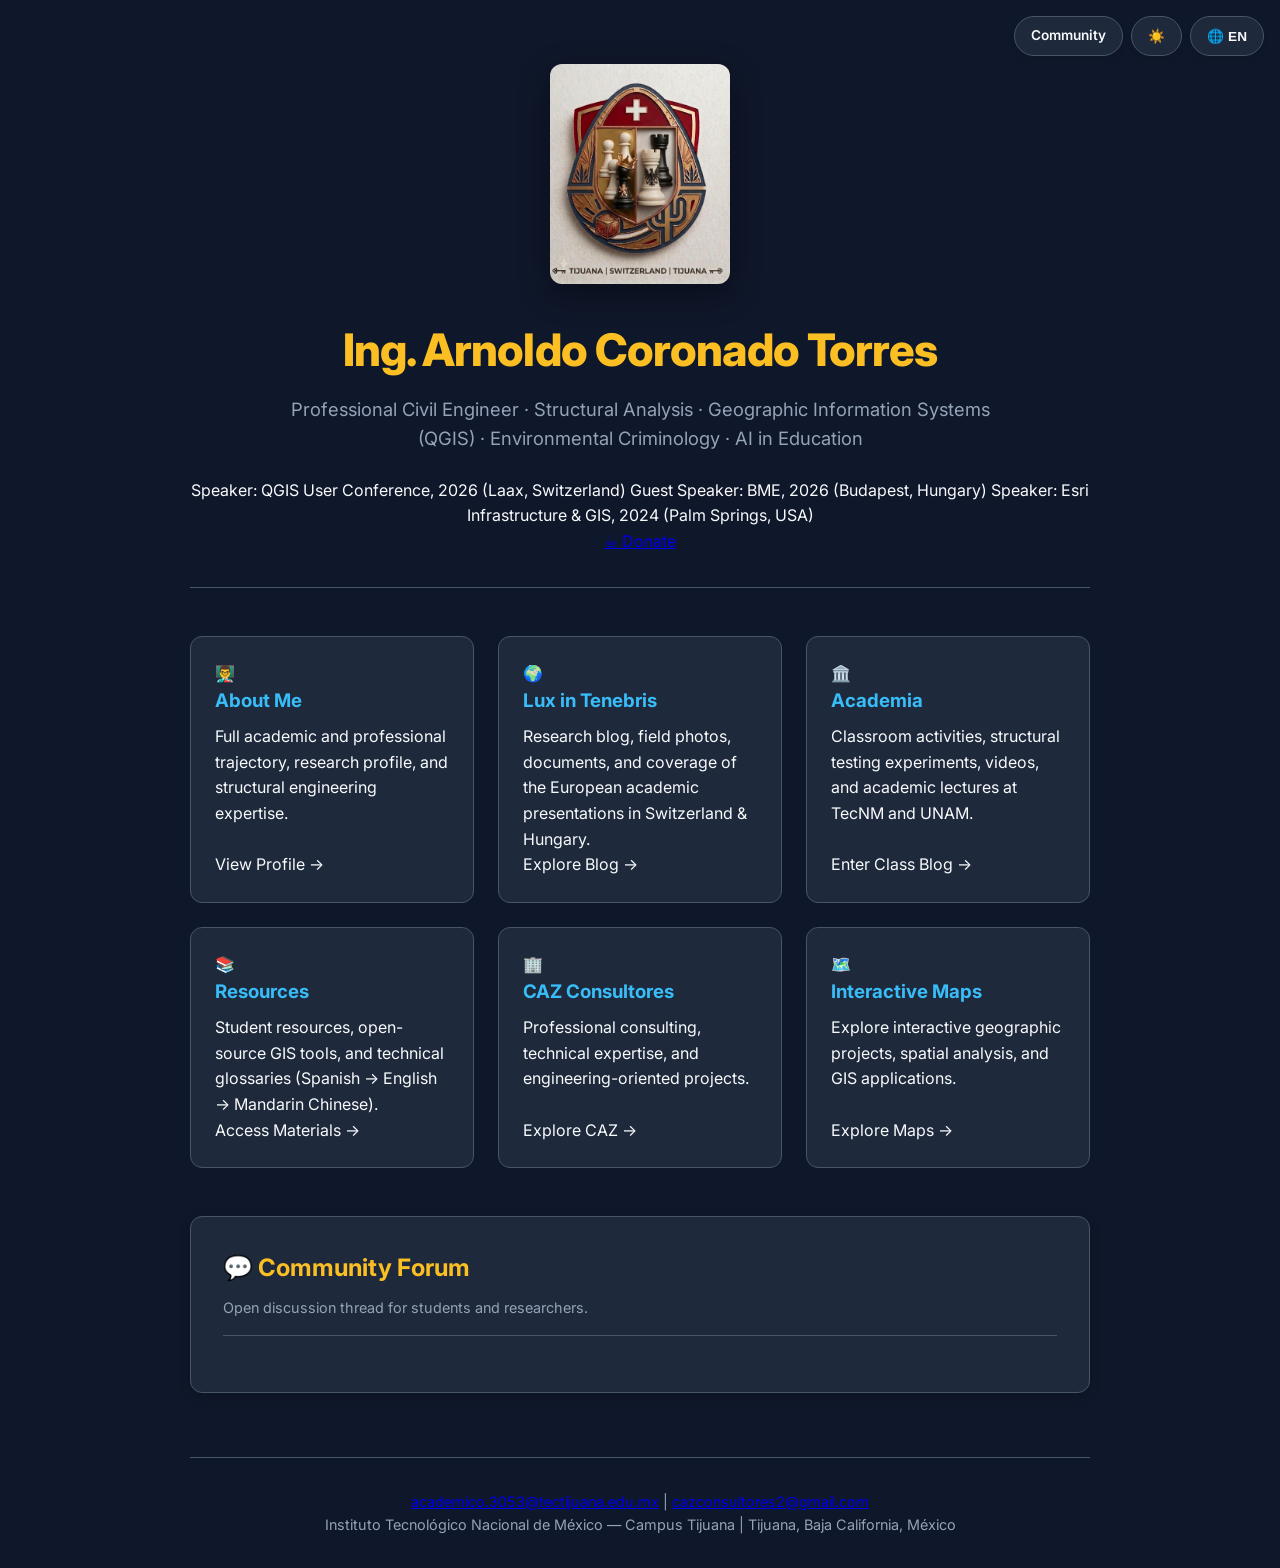
<file: index.html>
<!DOCTYPE html>
<html lang="en">
<head>
    <meta charset="UTF-8">
    <meta name="viewport" content="width=device-width, initial-scale=1.0">
    <title>Ing. Arnoldo Coronado Torres | Official Site</title>
    <meta name="description" content="Official website of Eng. Arnoldo Coronado Torres. Civil Engineering, Structural Analysis, GIS, Environmental Criminology, and AI in Education.">
    
    <link rel="preconnect" href="https://fonts.googleapis.com">
    <link rel="preconnect" href="https://fonts.gstatic.com" crossorigin>
    <link href="https://fonts.googleapis.com/css2?family=Fira+Code:wght@400;600&family=Inter:wght@300;400;600;700;800&display=swap" rel="stylesheet">

    <link rel="stylesheet" href="style.css">
</head>
<body>

<div class="controls-bar">
    <a href="comunidad.html" class="control-btn" style="text-decoration: none; display: inline-flex; align-items: center; justify-content: center;">
        <span class="lang-en">Community</span><span class="lang-es">Comunidad</span><span class="lang-zh">社区</span>
    </a>

    <button class="control-btn" id="themeToggle" onclick="toggleTheme()" style="display: inline-flex; align-items: center; justify-content: center;">
        ☀️
    </button>

    <button class="control-btn" id="langToggle" onclick="toggleLang()" style="display: inline-flex; align-items: center; justify-content: center;">
        🌐 EN
    </button>
</div>

<div class="container">

    <header class="blog-header">
        <img src="assets/uff.jpg" alt="Emblem Tijuana Switzerland" class="header-emblem" onerror="this.style.display='none'">
        
        <h1 class="blog-title">Ing. Arnoldo Coronado Torres</h1>
        
        <p class="blog-subtitle lang-en">Professional Civil Engineer · Structural Analysis · Geographic Information Systems (QGIS) · Environmental Criminology · AI in Education</p>
        <p class="blog-subtitle lang-es">Ingeniero Civil · Análisis Estructural · Sistemas de Información Geográfica (QGIS) · Criminología Ambiental · IA en la Educación</p>
        <p class="blog-subtitle lang-zh">土木工程师 · 结构分析 · 地理信息系统 (QGIS) · 环境犯罪学 · 教育人工智能</p>

        <div class="badge-container" style="margin-top: 1.5rem;">
            <span class="badge highlight">Speaker: QGIS User Conference, 2026 (Laax, Switzerland)</span>
            <span class="badge highlight">Guest Speaker: BME, 2026 (Budapest, Hungary)</span>
            <span class="badge">Speaker: Esri Infrastructure & GIS, 2024 (Palm Springs, USA)</span>
        </div>
    </header>

    <main>
        <div class="nav-grid">
            
            <a href="sameri.html" class="nav-card">
                <div>
                    <div class="nav-card-icon">👨‍🏫</div>
                    <h3>
                        <span class="lang-en">About Me</span>
                        <span class="lang-es">Sobre Mí</span>
                        <span class="lang-zh">关于我</span>
                    </h3>
                    <p class="lang-en">Full academic and professional trajectory, research profile, and structural engineering expertise.</p>
                    <p class="lang-es">Trayectoria académica y profesional completa, perfil de investigación e ingeniería estructural.</p>
                    <p class="lang-zh">完整的学术与职业履历、研究方向及结构工程专业特长。</p>
                </div>
                <span class="nav-card-btn lang-en">View Profile &rarr;</span>
                <span class="nav-card-btn lang-es">Ver Perfil &rarr;</span>
                <span class="nav-card-btn lang-zh">查看个人资料 &rarr;</span>
            </a>

            <a href="lux-in-tenebris.html" class="nav-card">
                <div>
                    <div class="nav-card-icon">🌍</div>
                    <h3>Lux in Tenebris</h3>
                    <p class="lang-en">Research blog, field photos, documents, and coverage of the European academic presentations in Switzerland & Hungary.</p>
                    <p class="lang-es">Blog de investigación, fotos de campo, documentos y cobertura del viaje académico a Suiza y Hungría.</p>
                    <p class="lang-zh">研究博客、田野照片、文档以及瑞士和匈牙利欧洲学术演讲的记录。</p>
                </div>
                <span class="nav-card-btn lang-en">Explore Blog &rarr;</span>
                <span class="nav-card-btn lang-es">Explorar Blog &rarr;</span>
                <span class="nav-card-btn lang-zh">探索博客 &rarr;</span>
            </a>

            <a href="academia.html" class="nav-card">
                <div>
                    <div class="nav-card-icon">🏛️</div>
                    <h3>
                        <span class="lang-en">Academia</span>
                        <span class="lang-es">Academia</span>
                        <span class="lang-zh">学术研究</span>
                    </h3>
                    <p class="lang-en">Classroom activities, structural testing experiments, videos, and academic lectures at TecNM and UNAM.</p>
                    <p class="lang-es">Actividades de clase, pruebas de carga de materiales, videos y ponencias académicas en TecNM y UNAM.</p>
                    <p class="lang-zh">课堂活动、材料结构加载测试实验、视频以及在 TecNM 和 UNAM 的学术讲座。</p>
                </div>
                <span class="nav-card-btn lang-en">Enter Class Blog &rarr;</span>
                <span class="nav-card-btn lang-es">Entrar al Blog &rarr;</span>
                <span class="nav-card-btn lang-zh">进入课程博客 &rarr;</span>
            </a>

            <a href="resources.html" class="nav-card">
                <div>
                    <div class="nav-card-icon">📚</div>
                    <h3>
                        <span class="lang-en">Resources</span>
                        <span class="lang-es">Recursos</span>
                        <span class="lang-zh">学习资源</span>
                    </h3>
                    <p class="lang-en">Student resources, open-source GIS tools, and technical glossaries (Spanish &rarr; English &rarr; Mandarin Chinese).</p>
                    <p class="lang-es">Recursos para alumnos, software libre SIG y vocabularios técnicos (Español &rarr; Inglés &rarr; Chino).</p>
                    <p class="lang-zh">学生资源、开源 GIS 工具及技术术语表（西班牙语 &rarr; 英语 &rarr; 中文）。</p>
                </div>
                <span class="nav-card-btn lang-en">Access Materials &rarr;</span>
                <span class="nav-card-btn lang-es">Ver Recursos &rarr;</span>
                <span class="nav-card-btn lang-zh">获取资源 &rarr;</span>
            </a>

            <!-- 5. CAZ Consultores -->
            <a href="CAZ/index.html" class="nav-card">
                <div>
                    <div class="nav-card-icon">🏢</div>
                    <h3>CAZ Consultores</h3>
                    <p class="lang-en">Professional consulting, technical expertise, and engineering-oriented projects.</p>
                    <p class="lang-es">Consultoría profesional, experiencia técnica y proyectos orientados a la ingeniería.</p>
                    <p class="lang-zh">专业咨询、技术服务及工程相关项目。</p>
                </div>
                <span class="nav-card-btn lang-en">Explore CAZ &rarr;</span>
                <span class="nav-card-btn lang-es">Conocer CAZ &rarr;</span>
                <span class="nav-card-btn lang-zh">了解 CAZ &rarr;</span>
            </a>

            <!-- 6. Interactive Maps -->
            <a href="mapas/qgis2web/index.html" class="nav-card">
                <div>
                    <div class="nav-card-icon">🗺️</div>
                    <h3>
                        <span class="lang-en">Interactive Maps</span>
                        <span class="lang-es">Mapas Interactivos</span>
                        <span class="lang-zh">交互式地图</span>
                    </h3>
                    <p class="lang-en">Explore interactive geographic projects, spatial analysis, and GIS applications.</p>
                    <p class="lang-es">Explora proyectos geográficos interactivos, análisis espacial y aplicaciones SIG.</p>
                    <p class="lang-zh">探索交互式地理项目、空间分析及地理信息系统应用。</p>
                </div>
                <span class="nav-card-btn lang-en">Explore Maps &rarr;</span>
                <span class="nav-card-btn lang-es">Explorar Mapas &rarr;</span>
                <span class="nav-card-btn lang-zh">探索地图 &rarr;</span>
            </a>

        </div>

        <section class="forum-section" style="margin-top: 3rem;">
            <h2 class="forum-header">
                <span class="lang-en">💬 Community Forum</span>
                <span class="lang-es">💬 Foro de Discusión</span>
                <span class="lang-zh">💬 社区论坛</span>
            </h2>
            <p class="forum-sub">
                <span class="lang-en">Open discussion thread for students and researchers.</span>
                <span class="lang-es">Espacio de comentarios y debate para alumnos e investigadores.</span>
                <span class="lang-zh">面向学生和研究人员的开放讨论区。</span>
            </p>
            
            <div id="utterances-container"></div>
        </section>
    </main>

    <footer>
        <div class="footer-links">
            <a href="mailto:academico.3053@tectijuana.edu.mx">academico.3053@tectijuana.edu.mx</a>
            <span>|</span>
            <a href="mailto:cazconsultores2@gmail.com">cazconsultores2@gmail.com</a>
        </div>
        <p>Instituto Tecnológico Nacional de México — Campus Tijuana | Tijuana, Baja California, México</p>
    </footer>

</div>

<script src="script.js"></script>
<script src="forum.js"></script>
</body>
</html>
</file>
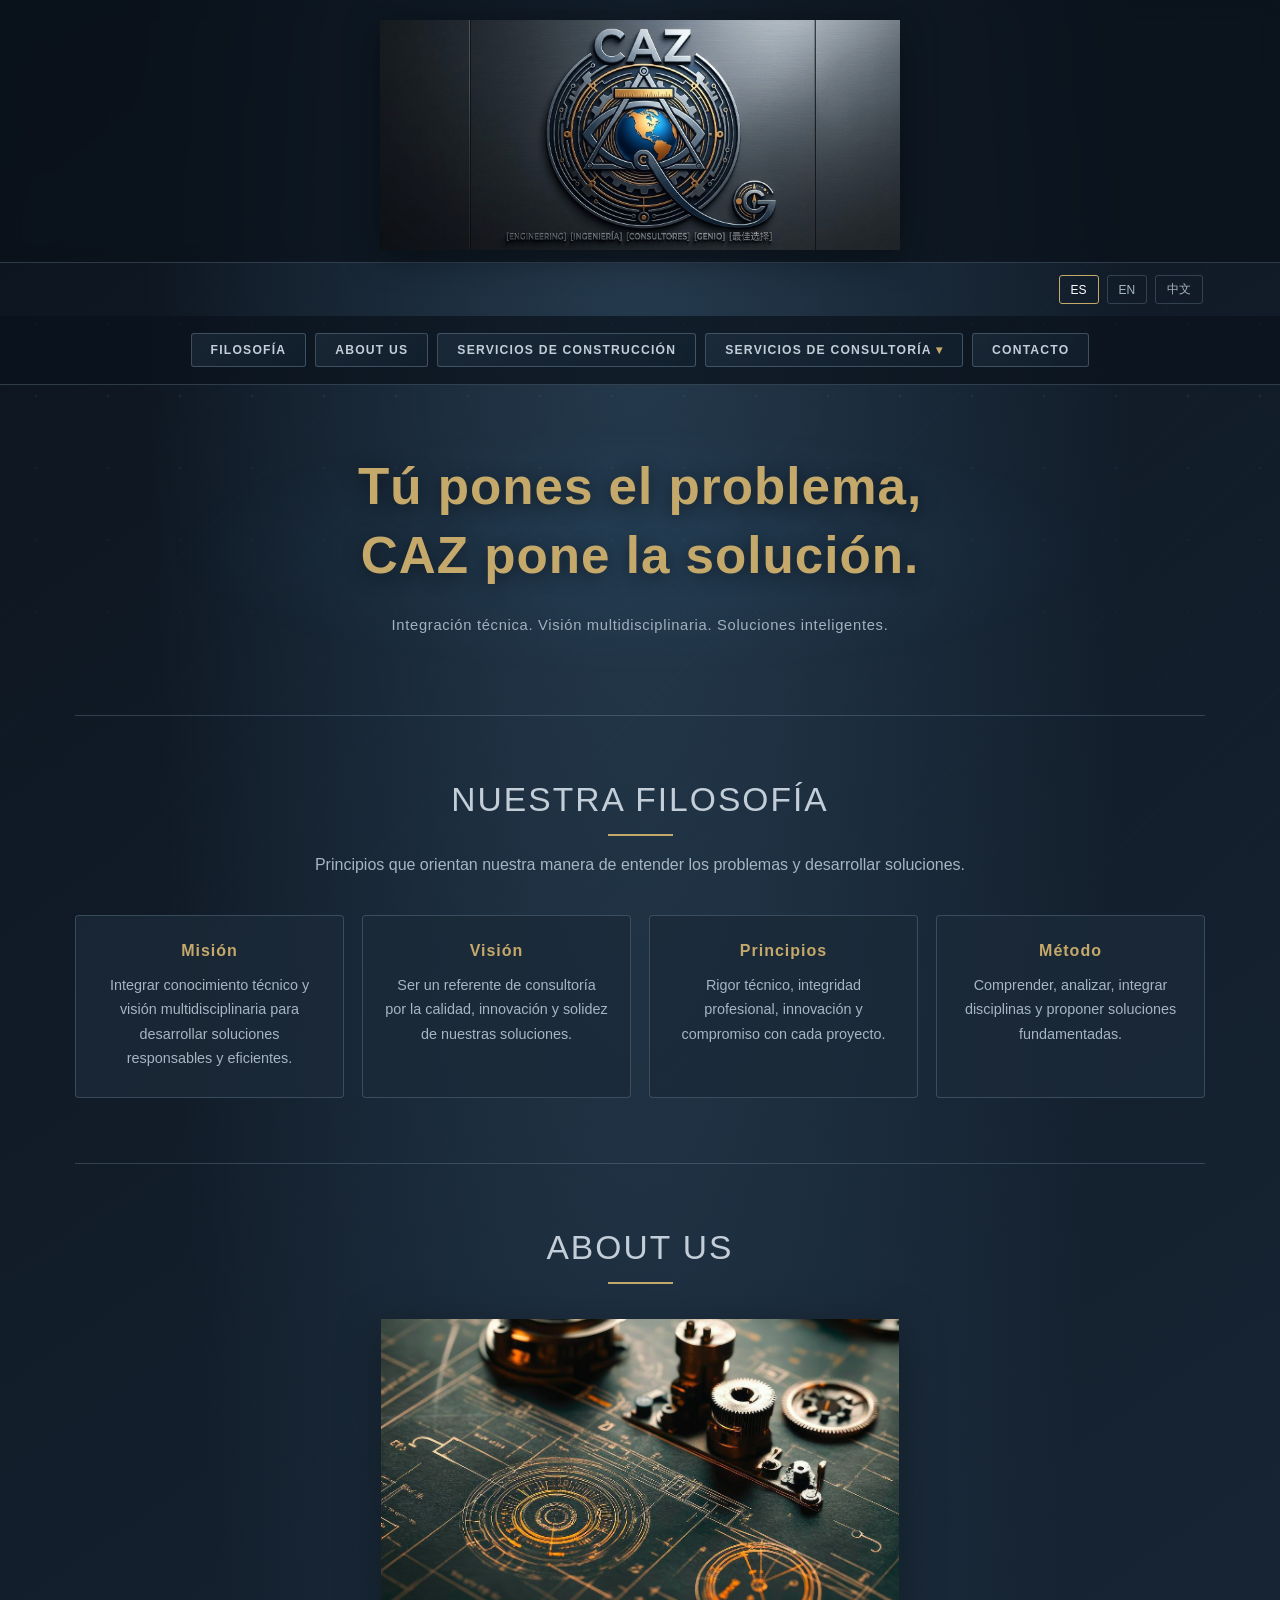
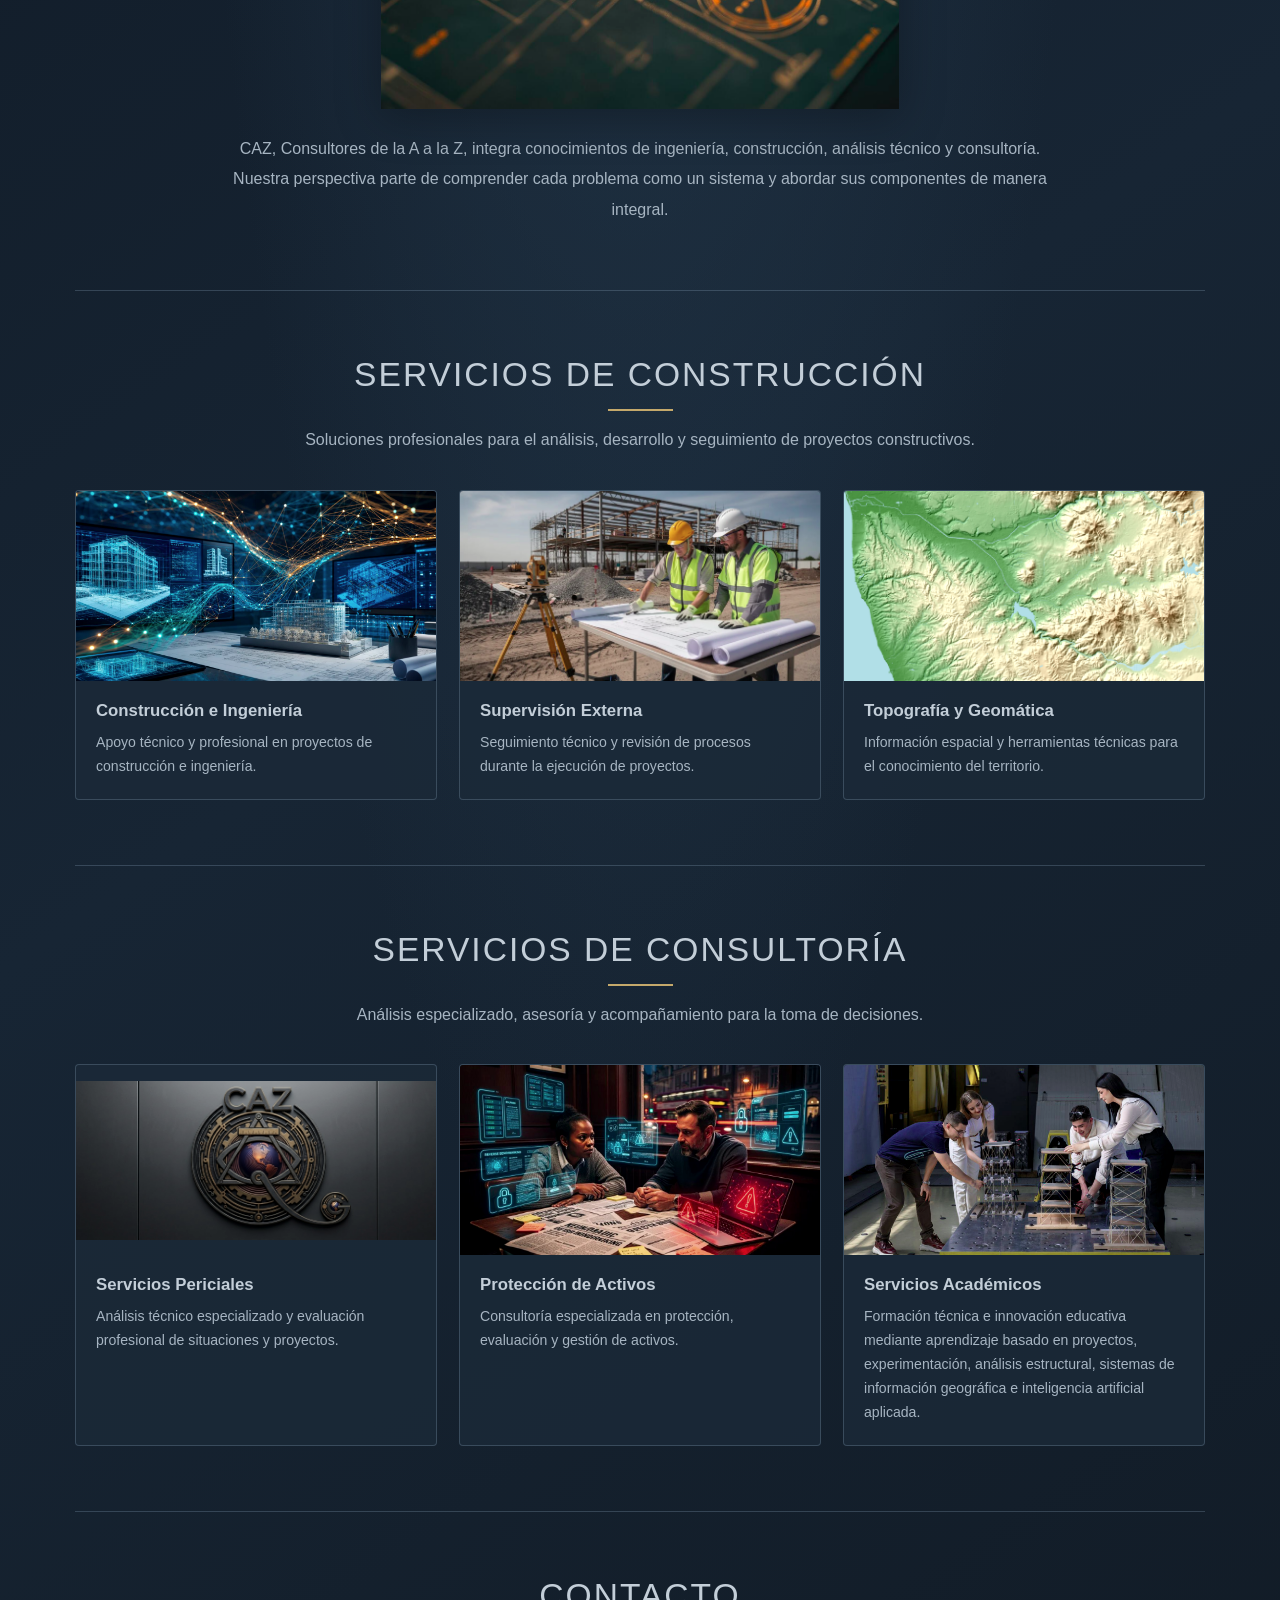
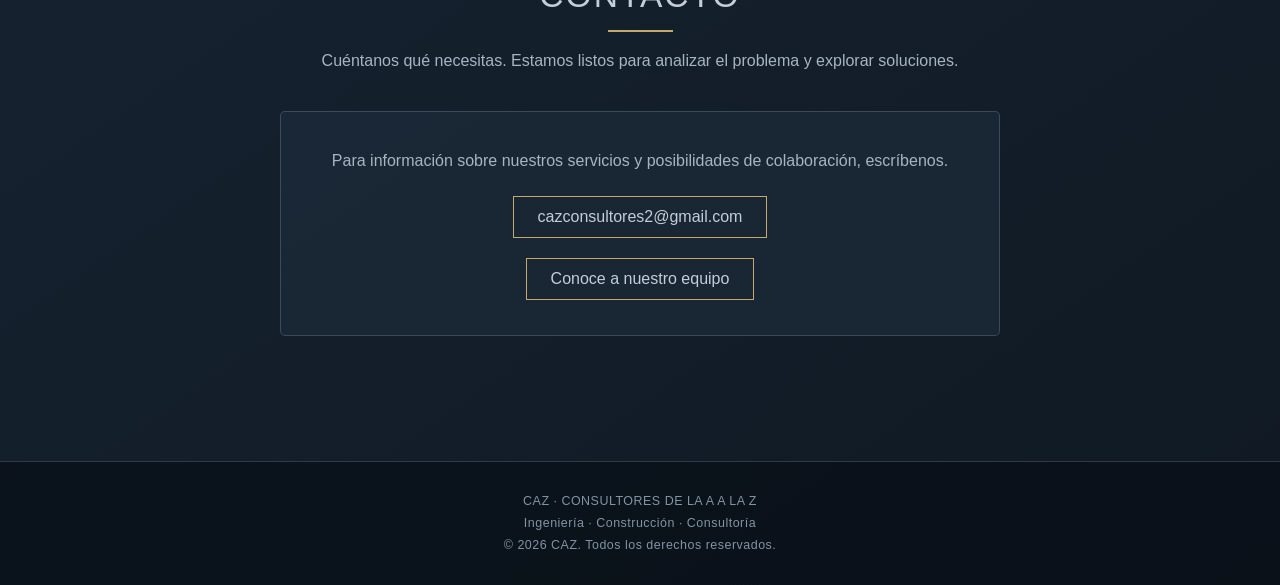
<file: CAZ/index.html>
<!DOCTYPE html>
<html lang="es">
<head>
<meta charset="UTF-8">
<meta name="viewport" content="width=device-width, initial-scale=1.0">
<meta name="theme-color" content="#101923">

<title>CAZ | Consultores de la A a la Z</title>

<meta name="description" content="CAZ Consultores. Ingeniería, construcción y consultoría multidisciplinaria.">

<style>
:root {
    --bg: #101923;
    --bg2: #172432;
    --panel: rgba(27, 42, 57, .82);
    --silver: #c3ced8;
    --steel: #8299ad;
    --blue: #397ba5;
    --gold: #c5a96b;
    --text: #e6edf3;
    --muted: #a7b5c2;
    --line: rgba(151, 180, 203, .25);
}

* {
    box-sizing: border-box;
    margin: 0;
    padding: 0;
}

html {
    scroll-behavior: smooth;
}

body {
    min-height: 100vh;
    color: var(--text);
    font-family: "Segoe UI", Arial, sans-serif;
    background:
        radial-gradient(ellipse at 50% 0%, #263c50 0%, transparent 55%),
        linear-gradient(145deg, #0c141e, #172534 55%, #101923);
    overflow-x: hidden;
}

/* CAPA TECNOLÓGICA: circuitos y conexiones */

body::before {
    content: "";
    position: fixed;
    inset: 0;
    z-index: -1;
    pointer-events: none;
    opacity: .18;
    background-image:
        radial-gradient(circle, #80a9c8 1px, transparent 1.8px),
        linear-gradient(90deg, transparent 49.8%, #52718b 50%, transparent 50.2%),
        linear-gradient(0deg, transparent 49.8%, #52718b 50%, transparent 50.2%);
    background-size: 72px 72px, 110px 110px, 110px 110px;
    mask-image: linear-gradient(to bottom, black, transparent 85%);
}

body::after {
    content: "";
    position: fixed;
    inset: 0;
    z-index: -1;
    pointer-events: none;
    opacity: .12;
    background:
        repeating-linear-gradient(
            135deg,
            transparent 0,
            transparent 85px,
            rgba(105, 155, 190, .22) 86px,
            transparent 87px
        );
}

/* ENCABEZADO */

header {
    width: 100%;
    padding: 20px 5% 12px;
    text-align: center;
    border-bottom: 1px solid var(--line);
    background: rgba(9, 17, 26, .68);
    backdrop-filter: blur(10px);
}

.brand-banner {
    max-width: 760px;
    width: 90%;
    margin: auto;
    position: relative;
}

.brand-banner img {
    display: block;
    width: 100%;
    max-height: 230px;
    object-fit: contain;
    margin: auto;
    filter: drop-shadow(0 5px 18px rgba(0, 0, 0, .45));
}

/* NAVEGACIÓN */

nav {
    display: flex;
    justify-content: center;
    align-items: center;
    flex-wrap: wrap;
    gap: 9px;
    padding: 17px 12px;
    background: rgba(10, 19, 29, .72);
    border-bottom: 1px solid var(--line);
    position: relative;
    z-index: 10;
}

nav a,
.dropdown summary {
    display: inline-block;
    padding: 9px 19px;
    color: var(--silver);
    text-decoration: none;
    font-size: .76rem;
    font-weight: 600;
    letter-spacing: 1.2px;
    text-transform: uppercase;
    border: 1px solid rgba(143, 168, 190, .34);
    border-radius: 3px;
    background: linear-gradient(135deg,
        rgba(65, 91, 115, .23),
        rgba(20, 34, 48, .65));
    transition: .25s ease;
    cursor: pointer;
}

nav a:hover,
.dropdown summary:hover {
    color: white;
    border-color: var(--gold);
    background: rgba(70, 112, 146, .35);
    box-shadow: 0 0 12px rgba(91, 153, 196, .18);
}

.dropdown {
    position: relative;
}

.dropdown summary {
    list-style: none;
}

.dropdown summary::-webkit-details-marker {
    display: none;
}

.dropdown summary::after {
    content: " ▾";
    color: var(--gold);
}

.dropdown[open] .submenu {
    display: flex;
}

.submenu {
    display: none;
    position: absolute;
    top: calc(100% + 7px);
    left: 0;
    min-width: 230px;
    padding: 8px;
    flex-direction: column;
    gap: 6px;
    background: #172636;
    border: 1px solid var(--line);
    border-radius: 4px;
    box-shadow: 0 12px 30px rgba(0, 0, 0, .45);
}

.submenu a {
    text-align: left;
    text-transform: none;
    letter-spacing: .5px;
}

/* IDIOMAS */

.language-bar {
    display: flex;
    justify-content: flex-end;
    gap: 8px;
    padding: 12px 6%;
}

.language-bar button {
    background: transparent;
    border: 1px solid var(--line);
    border-radius: 3px;
    padding: 5px 11px;
    color: var(--muted);
    cursor: pointer;
    font-size: .75rem;
}

.language-bar button.active,
.language-bar button:hover {
    color: white;
    border-color: var(--gold);
}

/* CONTENIDO PRINCIPAL */

main {
    max-width: 1180px;
    margin: auto;
    padding: 0 25px 60px;
}

.hero {
    min-height: 330px;
    display: flex;
    flex-direction: column;
    justify-content: center;
    align-items: center;
    text-align: center;
    padding: 55px 15px 65px;
    position: relative;
}

.hero::before {
    content: "";
    position: absolute;
    inset: 12% 8%;
    background:
        radial-gradient(ellipse,
        rgba(48, 100, 140, .16),
        transparent 70%);
    pointer-events: none;
}

.hero h1 {
    position: relative;
    font-size: clamp(1.8rem, 4vw, 3.4rem);
    font-weight: 300;
    letter-spacing: 1px;
    line-height: 1.35;
    text-shadow: 0 3px 18px rgba(0, 0, 0, .5);
}

.hero h1 span {
    display: block;
    color: var(--gold);
    font-weight: 600;
}

.hero .subtitle {
    margin-top: 22px;
    max-width: 650px;
    color: var(--muted);
    font-size: .92rem;
    line-height: 1.8;
    letter-spacing: .7px;
}

/* SECCIONES */

section.content-section {
    padding: 65px 0;
    scroll-margin-top: 30px;
    border-top: 1px solid var(--line);
}

.section-heading {
    text-align: center;
    margin-bottom: 35px;
}

.section-heading h2 {
    color: var(--silver);
    font-size: clamp(1.5rem, 3vw, 2.1rem);
    font-weight: 400;
    letter-spacing: 2px;
    text-transform: uppercase;
}

.section-heading .accent {
    width: 65px;
    height: 2px;
    margin: 15px auto;
    background: var(--gold);
}

.section-heading p {
    color: var(--muted);
    max-width: 720px;
    margin: auto;
    line-height: 1.8;
}

.about-image {
    width: 100%;
    max-height: 390px;
    object-fit: contain;
    display: block;
    margin: 25px auto;
    border-radius: 5px;
    filter: drop-shadow(0 8px 22px rgba(0,0,0,.3));
}

.section-text {
    max-width: 850px;
    margin: auto;
    text-align: center;
    line-height: 1.9;
    color: var(--muted);
}

/* FILOSOFÍA */

.philosophy-grid {
    display: grid;
    grid-template-columns: repeat(auto-fit, minmax(210px, 1fr));
    gap: 18px;
    margin-top: 30px;
}

.info-card {
    background: var(--panel);
    border: 1px solid var(--line);
    padding: 26px 22px;
    border-radius: 4px;
    text-align: center;
    transition: .25s;
}

.info-card:hover {
    transform: translateY(-4px);
    border-color: var(--steel);
    background: rgba(43, 65, 85, .85);
}

.info-card h3 {
    color: var(--gold);
    font-size: 1rem;
    margin-bottom: 13px;
    letter-spacing: 1px;
}

.info-card p {
    color: var(--muted);
    font-size: .9rem;
    line-height: 1.7;
}

/* SERVICIOS */

.services-grid {
    display: grid;
    grid-template-columns: repeat(auto-fit, minmax(240px, 1fr));
    gap: 22px;
}

.service-card {
    overflow: hidden;
    background: var(--panel);
    border: 1px solid var(--line);
    border-radius: 4px;
    transition: .25s;
}

.service-card:hover {
    transform: translateY(-4px);
    border-color: var(--gold);
}

.service-card img {
    width: 100%;
    height: 190px;
    object-fit: cover;
    display: block;
    filter: saturate(.75) contrast(1.05);
}

.service-card img.pericial-image {
    width: 100%;
    height: 190px;
    object-fit: contain;
    display: block;
} 

.service-card .card-content {
    padding: 20px;
}

.service-card h3 {
    color: var(--silver);
    font-size: 1.05rem;
    margin-bottom: 10px;
}

.service-card p {
    color: var(--muted);
    font-size: .88rem;
    line-height: 1.7;
}

/* ASSET PROTECTION */

.asset-section {
    background:
        linear-gradient(110deg,
        rgba(56, 20, 27, .45),
        rgba(18, 25, 36, .85));
    border: 1px solid rgba(160, 76, 82, .3);
    padding: 30px;
    border-radius: 5px;
    margin-top: 35px;
}

.asset-section h3 {
    color: #d5a0a0;
    letter-spacing: 1.5px;
    margin-bottom: 14px;
}

/* CONTACTO */

.contact-panel {
    max-width: 720px;
    margin: auto;
    padding: 35px;
    text-align: center;
    background: var(--panel);
    border: 1px solid var(--line);
    border-radius: 5px;
}

.contact-panel p {
    color: var(--muted);
    line-height: 1.8;
}

.contact-email {
    display: inline-block;
    margin-top: 20px;
    padding: 11px 24px;
    border: 1px solid var(--gold);
    color: var(--silver);
    text-decoration: none;
    transition: .2s;
}

.contact-email:hover {
    background: rgba(197, 169, 107, .15);
    color: white;
}

/* PIE DE PÁGINA */

footer {
    text-align: center;
    padding: 28px 15px;
    border-top: 1px solid var(--line);
    background: rgba(8, 15, 23, .75);
    color: #8294a5;
    font-size: .78rem;
    line-height: 1.8;
    letter-spacing: .5px;
}

@media (max-width: 650px) {
    header {
        padding: 15px 3%;
    }

    .brand-banner img {
        max-height: 155px;
    }

    nav {
        gap: 6px;
    }

    nav a,
    .dropdown summary {
        padding: 8px 10px;
        font-size: .67rem;
    }

    .hero {
        min-height: 290px;
        padding: 45px 8px;
    }

    main {
        padding-left: 16px;
        padding-right: 16px;
    }

    .asset-section {
        padding: 20px;
    }

    .contact-panel {
        padding: 25px 16px;
    }
}
</style>
</head>

<body>

<!-- BANNER PRINCIPAL -->
<header>
    <div class="brand-banner">
        <img src="assets/logobasico.jpeg"
             alt="CAZ Consultores de la A a la Z">
    </div>
</header>

<!-- SELECTOR DE IDIOMA -->
<div class="language-bar">
    <button class="active" onclick="setLanguage('es')">ES</button>
    <button onclick="setLanguage('en')">EN</button>
    <button onclick="setLanguage('zh')">中文</button>
</div>

<!-- NAVEGACIÓN -->
<nav>
    <a href="#filosofia" data-i18n="nav_philosophy">Filosofía</a>
    <a href="#about" data-i18n="nav_about">About Us</a>
    <a href="#construccion" data-i18n="nav_construction">Servicios de Construcción</a>

    <details class="dropdown">
        <summary data-i18n="nav_consulting">Servicios de Consultoría</summary>
        <div class="submenu">
            <a href="#consultoria" data-i18n="nav_technical">Consultoría Técnica</a>
            <a href="#peritajes" data-i18n="nav_expert">Servicios Periciales</a>
            <a href="#asset" data-i18n="nav_asset">Asset Protection</a>
        </div>
    </details>

    <a href="#contacto" data-i18n="nav_contact">Contacto</a>
</nav>

<main>

<!-- MENSAJE CENTRAL -->
<div class="hero">
    <h1>
        <span data-i18n="hero_first">Tú pones el problema,</span>
        <span data-i18n="hero_second">CAZ pone la solución.</span>
    </h1>

    <p class="subtitle" data-i18n="hero_subtitle">
        Integración técnica. Visión multidisciplinaria.
        Soluciones inteligentes.
    </p>
</div>

<!-- FILOSOFÍA -->
<section class="content-section" id="filosofia">

    <div class="section-heading">
        <h2 data-i18n="philosophy_title">Nuestra Filosofía</h2>
        <div class="accent"></div>
        <p data-i18n="philosophy_intro">
            Principios que orientan nuestra manera de entender
            los problemas y desarrollar soluciones.
        </p>
    </div>

    <div class="philosophy-grid">

        <article class="info-card">
            <h3 data-i18n="mission_title">Misión</h3>
            <p data-i18n="mission_text">
                Integrar conocimiento técnico y visión multidisciplinaria
                para desarrollar soluciones responsables y eficientes.
            </p>
        </article>

        <article class="info-card">
            <h3 data-i18n="vision_title">Visión</h3>
            <p data-i18n="vision_text">
                Ser un referente de consultoría por la calidad,
                innovación y solidez de nuestras soluciones.
            </p>
        </article>

        <article class="info-card">
            <h3 data-i18n="principles_title">Principios</h3>
            <p data-i18n="principles_text">
                Rigor técnico, integridad profesional,
                innovación y compromiso con cada proyecto.
            </p>
        </article>

        <article class="info-card">
            <h3 data-i18n="method_title">Método</h3>
            <p data-i18n="method_text">
                Comprender, analizar, integrar disciplinas
                y proponer soluciones fundamentadas.
            </p>
        </article>

    </div>
</section>

<!-- ABOUT US -->
<section class="content-section" id="about">

    <div class="section-heading">
        <h2 data-i18n="about_title">About Us</h2>
        <div class="accent"></div>
    </div>

    <img class="about-image"
         src="assets/landing%20page.png"
         alt="Identidad técnica y visión de CAZ">

    <div class="section-text">
        <p data-i18n="about_text">
            CAZ, Consultores de la A a la Z, integra conocimientos
            de ingeniería, construcción, análisis técnico y consultoría.
            Nuestra perspectiva parte de comprender cada problema
            como un sistema y abordar sus componentes de manera integral.
        </p>
    </div>
</section>

<!-- CONSTRUCCIÓN -->
<section class="content-section" id="construccion">

    <div class="section-heading">
        <h2 data-i18n="construction_title">Servicios de Construcción</h2>
        <div class="accent"></div>
        <p data-i18n="construction_intro">
            Soluciones profesionales para el análisis,
            desarrollo y seguimiento de proyectos constructivos.
        </p>
    </div>

    <div class="services-grid">

        <article class="service-card">
            <img src="assets/servicios%20construccion.png"
                 alt="Servicios de construcción">
            <div class="card-content">
                <h3 data-i18n="construction_service">
                    Construcción e Ingeniería
                </h3>
                <p data-i18n="construction_description">
                    Apoyo técnico y profesional en proyectos
                    de construcción e ingeniería.
                </p>
            </div>
        </article>

        <article class="service-card">
            <img src="assets/supervicion%20externa.png"
                 alt="Supervisión externa">
            <div class="card-content">
                <h3 data-i18n="supervision_title">
                    Supervisión Externa
                </h3>
                <p data-i18n="supervision_description">
                    Seguimiento técnico y revisión de procesos
                    durante la ejecución de proyectos.
                </p>
            </div>
        </article>

        <article class="service-card" onclick="window.location.href='../mapas/qgis2web/index.html'" style="cursor:pointer;">
            <img src="assets/topo.png"
                 alt="Topografía y geomática">
            <div class="card-content">
                <h3 data-i18n="survey_title">
                    Topografía y Geomática
                </h3>
                <p data-i18n="survey_description">
                    Información espacial y herramientas
                    técnicas para el conocimiento del territorio.
                </p>
            </div>
        </article>

    </div>
</section>

<!-- CONSULTORÍA -->
<section class="content-section" id="consultoria">

    <div class="section-heading">
        <h2 data-i18n="consulting_title">Servicios de Consultoría</h2>
        <div class="accent"></div>
        <p data-i18n="consulting_intro">
            Análisis especializado, asesoría y acompañamiento
            para la toma de decisiones.
        </p>
    </div>

    <div class="services-grid">

        <article class="service-card">
            <img class="pericial-image"
                 src="assets/serviciospericiales.jpeg"
                 alt="Servicios periciales">
            <div class="card-content">
                <h3 data-i18n="expert_title">Servicios Periciales</h3>
                <p data-i18n="expert_description">
                    Análisis técnico especializado y evaluación
                    profesional de situaciones y proyectos.
                </p>
            </div>
        </article>

        <article class="service-card">
            <img src="assets/asset%20protection.png"
                 alt="Asset Protection">
            <div class="card-content">
                <h3 data-i18n="asset_title">Protección de Activos</h3>
                <p data-i18n="asset_description">
                    Consultoría especializada en protección,
                    evaluación y gestión de activos.
                </p>
            </div>
        </article>

        <article class="service-card" onclick="window.location.href='../index.html'" style="cursor:pointer;">
            
            <img src="assets/serviciosacademicos.png"
                 alt="Servicios Académicos">
            <div class="card-content">
                <h3 data-i18n="academic_title">Servicios Académicos</h3>
                <p data-i18n="academic_description">
                    Formación técnica e innovación educativa mediante
                    aprendizaje basado en proyectos, experimentación,
                    análisis estructural, sistemas de información geográfica
                    e inteligencia artificial aplicada.
                </p>      
            </div>
        </article>


    </div>
    <div id="peritajes" style="scroll-margin-top:30px;"></div>

</section>

<!-- CONTACTO -->
<section class="content-section" id="contacto">

    <div class="section-heading">
        <h2 data-i18n="contact_title">Contacto</h2>
        <div class="accent"></div>
        <p data-i18n="contact_intro">
            Cuéntanos qué necesitas. Estamos listos para
            analizar el problema y explorar soluciones.
        </p>
    </div>

    <div class="contact-panel">
        <p data-i18n="contact_text">
            Para información sobre nuestros servicios y
            posibilidades de colaboración, escríbenos.
        </p>

        <a class="contact-email"
           href="mailto:cazconsultores2@gmail.com">
           cazconsultores2@gmail.com
        </a>
 <!-- TEAM DIRECTORY -->
        <div class="team-access">
            <a href="team/index.html"
               class="contact-email"
               data-i18n="contact_team">
               Conoce a nuestro equipo
            </a>
        </div>
    </div>

</section>

</main>

<footer>
    <p>CAZ · CONSULTORES DE LA A A LA Z</p>
    <p data-i18n="footer_text">
        Ingeniería · Construcción · Consultoría
    </p>
    <p>© <span id="year"></span> CAZ. <span data-i18n="rights">Todos los derechos reservados.</span></p>
</footer>

<script>
const translations = {

es: {
    nav_philosophy: "Filosofía",
    nav_about: "About Us",
    nav_construction: "Servicios de Construcción",
    nav_consulting: "Servicios de Consultoría",
    nav_technical: "Consultoría Técnica",
    nav_expert: "Servicios Periciales",
    nav_asset: "Asset Protection",
    nav_contact: "Contacto",

    hero_first: "Tú pones el problema,",
    hero_second: "CAZ pone la solución.",
    hero_subtitle: "Integración técnica. Visión multidisciplinaria. Soluciones inteligentes.",

    philosophy_title: "Nuestra Filosofía",
    philosophy_intro: "Principios que orientan nuestra manera de entender los problemas y desarrollar soluciones.",

    mission_title: "Misión",
    mission_text: "Integrar conocimiento técnico y visión multidisciplinaria para desarrollar soluciones responsables y eficientes.",
    vision_title: "Visión",
    vision_text: "Ser un referente de consultoría por la calidad, innovación y solidez de nuestras soluciones.",
    principles_title: "Principios",
    principles_text: "Rigor técnico, integridad profesional, innovación y compromiso con cada proyecto.",
    method_title: "Método",
    method_text: "Comprender, analizar, integrar disciplinas y proponer soluciones fundamentadas.",

    about_title: "About Us",
    about_text: "CAZ, Consultores de la A a la Z, integra conocimientos de ingeniería, construcción, análisis técnico y consultoría. Nuestra perspectiva parte de comprender cada problema como un sistema y abordar sus componentes de manera integral.",

    construction_title: "Servicios de Construcción",
    construction_intro: "Soluciones profesionales para el análisis, desarrollo y seguimiento de proyectos constructivos.",
    construction_service: "Construcción e Ingeniería",
    construction_description: "Apoyo técnico y profesional en proyectos de construcción e ingeniería.",
    supervision_title: "Supervisión Externa",
    supervision_description: "Seguimiento técnico y revisión de procesos durante la ejecución de proyectos.",
    survey_title: "Topografía y Geomática",
    survey_description: "Información espacial y herramientas técnicas para el conocimiento del territorio.",

    consulting_title: "Servicios de Consultoría",
    consulting_intro: "Análisis especializado, asesoría y acompañamiento para la toma de decisiones.",
    expert_title: "Servicios Periciales",
    expert_description: "Análisis técnico especializado y evaluación profesional de situaciones y proyectos.",
    asset_title: "Protección de Activos",
    asset_description: "Consultoría especializada en protección, evaluación y gestión de activos.",
    academic_title: "Servicios Académicos",
    academic_description: "Formación técnica e innovación educativa mediante aprendizaje basado en proyectos, experimentación, análisis estructural, sistemas de información geográfica e inteligencia artificial aplicada.",

    contact_title: "Contacto",
    contact_intro: "Cuéntanos qué necesitas. Estamos listos para analizar el problema y explorar soluciones.",
    contact_text: "Para información sobre nuestros servicios y posibilidades de colaboración, escríbenos.",

    footer_text: "Ingeniería · Construcción · Consultoría",
    rights: "Todos los derechos reservados."
},

en: {
    nav_philosophy: "Philosophy",
    nav_about: "About Us",
    nav_construction: "Construction Services",
    nav_consulting: "Consulting Services",
    nav_technical: "Technical Consulting",
    nav_expert: "Expert Services",
    nav_asset: "Asset Protection",
    nav_contact: "Contact",

    hero_first: "You bring the problem,",
    hero_second: "CAZ brings the solution.",
    hero_subtitle: "Technical integration. Multidisciplinary vision. Intelligent solutions.",

    philosophy_title: "Our Philosophy",
    philosophy_intro: "The principles that guide how we understand challenges and develop solutions.",

    mission_title: "Mission",
    mission_text: "Integrate technical knowledge and multidisciplinary perspectives to develop responsible and efficient solutions.",
    vision_title: "Vision",
    vision_text: "Become a trusted consulting reference through the quality, innovation and strength of our solutions.",
    principles_title: "Principles",
    principles_text: "Technical rigor, professional integrity, innovation and commitment to every project.",
    method_title: "Method",
    method_text: "Understand, analyze, integrate disciplines and develop well-founded solutions.",

    about_title: "About Us",
    about_text: "CAZ, Consultants from A to Z, brings together expertise in engineering, construction, technical analysis and consulting. We approach every challenge as a system and address its components through an integrated perspective.",

    construction_title: "Construction Services",
    construction_intro: "Professional solutions for the analysis, development and oversight of construction projects.",
    construction_service: "Construction & Engineering",
    construction_description: "Technical and professional support for construction and engineering projects.",
    supervision_title: "External Supervision",
    supervision_description: "Technical monitoring and process review throughout project execution.",
    survey_title: "Surveying & Geomatics",
    survey_description: "Spatial information and technical tools for understanding the territory.",

    consulting_title: "Consulting Services",
    consulting_intro: "Specialized analysis, professional advice and support for informed decision-making.",
    expert_title: "Expert Services",
    expert_description: "Specialized technical analysis and professional assessment of situations and projects.",
    asset_title: "Asset Protection",
    asset_description: "Specialized consulting in asset protection, assessment and management.",
    academic_title: "Academic Services",
    academic_description: "Technical education and educational innovation through project-based learning, experimentation, structural analysis, geographic information systems, and applied artificial intelligence.",
    
    contact_title: "Contact",
    contact_intro: "Tell us what you need. We are ready to analyze the challenge and explore solutions.",
    contact_text: "For information about our services and potential collaborations, contact us.",

    footer_text: "Engineering · Construction · Consulting",
    rights: "All rights reserved."
},

zh: {
    nav_philosophy: "理念",
    nav_about: "关于我们",
    nav_construction: "建筑施工服务",
    nav_consulting: "咨询服务",
    nav_technical: "技术咨询",
    nav_expert: "专业鉴定服务",
    nav_asset: "资产保护",
    nav_academic: "学术服务",
    nav_contact: "联系方式",

    hero_first: "您提出问题，",
    hero_second: "CAZ 提供解决方案。",
    hero_subtitle: "技术整合 · 多学科视野 · 智能解决方案",

    philosophy_title: "我们的理念",
    philosophy_intro: "指导我们理解问题并制定解决方案的基本原则。",

    mission_title: "使命",
    mission_text: "整合专业技术知识与多学科视角，提供负责任且高效的解决方案。",
    vision_title: "愿景",
    vision_text: "以解决方案的质量、创新能力和专业实力，成为值得信赖的咨询机构。",
    principles_title: "原则",
    principles_text: "技术严谨、职业诚信、持续创新以及对每个项目的责任担当。",
    method_title: "方法",
    method_text: "理解问题、开展分析、整合专业知识并提出有依据的解决方案。",

    about_title: "关于我们",
    about_text: "CAZ，A至Z综合顾问，汇集工程、建筑施工、技术分析与咨询领域的专业知识。我们将每个问题视为一个系统，并通过综合视角分析和解决其各个组成部分。",

    construction_title: "建筑施工服务",
    construction_intro: "为建筑项目的分析、开发和实施监督提供专业支持。",
    construction_service: "建筑与工程",
    construction_description: "为建筑和工程项目提供技术及专业支持。",
    supervision_title: "外部监督",
    supervision_description: "在项目实施过程中进行技术跟踪与流程审查。",
    survey_title: "测量与地理信息",
    survey_description: "利用空间信息和技术工具深入了解地域环境。",

    consulting_title: "咨询服务",
    consulting_intro: "提供专业分析、咨询建议和决策支持。",
    expert_title: "专业鉴定服务",
    expert_description: "针对具体情况和项目开展专业技术分析与评估。",
    asset_title: "资产保护",
    asset_description: "提供资产保护、评估和管理方面的专业咨询。",
    academic_title: "学术服务",
    academic_description: "通过项目式学习、实验、结构分析、地理信息系统及人工智能应用，开展技术培训与教育创新。",

    contact_title: "联系方式",
    contact_intro: "请告诉我们您的需求。我们愿意分析问题并探索解决方案。",
    contact_text: "如需了解我们的服务或探讨合作机会，欢迎与我们联系。",
    contact_team: "认识我们的团队",

    footer_text: "工程 · 建筑施工 · 咨询",
    rights: "版权所有。"
}

};

function setLanguage(language) {
    const dictionary = translations[language];
    if (!dictionary) return;

    document.documentElement.lang = language;

    document.querySelectorAll("[data-i18n]").forEach(element => {
        const key = element.getAttribute("data-i18n");
        if (dictionary[key] !== undefined) {
            element.textContent = dictionary[key];
        }
    });

    document.querySelectorAll(".language-bar button").forEach(button => {
        button.classList.remove("active");
    });

    const selected = document.querySelector(
        `.language-bar button[onclick="setLanguage('${language}')"]`
    );

    if (selected) selected.classList.add("active");

    localStorage.setItem("caz-language", language);
}

document.getElementById("year").textContent = new Date().getFullYear();

const savedLanguage = localStorage.getItem("caz-language") || "es";
setLanguage(savedLanguage);

// Cerrar el submenú al elegir una opción
document.querySelectorAll(".submenu a").forEach(link => {
    link.addEventListener("click", () => {
        document.querySelector(".dropdown").removeAttribute("open");
    });
});
</script>

</body>
</html>
</file>
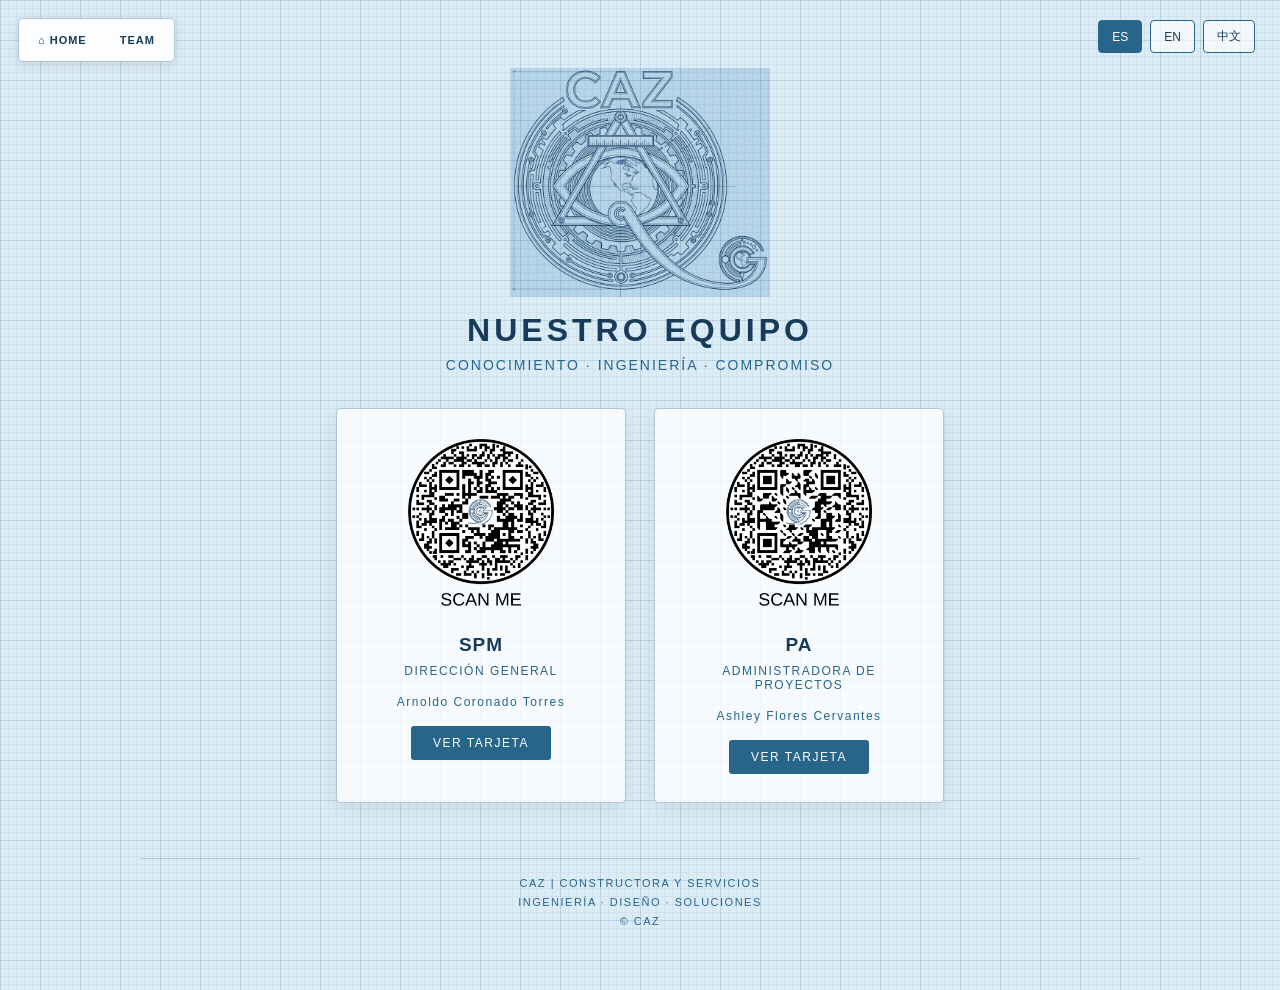
<file: CAZ/team/index.html>
<!DOCTYPE html>
<html lang="es">
<head>
<meta charset="UTF-8">
<meta name="viewport" content="width=device-width, initial-scale=1.0">

<title>CAZ | Our Team</title>

<style>
:root {
    --blue-dark: #173c59;
    --blue-main: #28658a;
    --blue-light: #dcecf5;
    --blue-line: rgba(40, 101, 138, 0.13);
    --white: #ffffff;
}

* {
    box-sizing: border-box;
    margin: 0;
    padding: 0;
}

body {
    min-height: 100vh;
    font-family: "Segoe UI", Arial, sans-serif;
    color: var(--blue-dark);

    background-color: var(--blue-light);

    /* Blueprint paper */
    background-image:
        linear-gradient(var(--blue-line) 1px, transparent 1px),
        linear-gradient(90deg, var(--blue-line) 1px, transparent 1px),
        linear-gradient(rgba(40,101,138,0.06) 1px, transparent 1px),
        linear-gradient(90deg, rgba(40,101,138,0.06) 1px, transparent 1px);

    background-size:
        40px 40px,
        40px 40px,
        8px 8px,
        8px 8px;
}

/* Language selector */

.language-selector {
    display: flex;
    justify-content: flex-end;
    gap: 8px;
    padding: 20px 25px 0;
}

.language-selector button {
    border: 1px solid var(--blue-main);
    background: rgba(255,255,255,0.65);
    color: var(--blue-dark);
    padding: 7px 13px;
    cursor: pointer;
    font-size: 12px;
    border-radius: 4px;
    transition: 0.25s;
}

.language-selector button:hover,
.language-selector button.active {
    background: var(--blue-main);
    color: white;
}

/* Main container */

.container {
    width: min(100% - 35px, 1000px);
    margin: 15px auto 0;
    text-align: center;
    padding-bottom: 45px;
}

/* CAZ Logo */

.logo {
    width: min(260px, 65%);
    height: auto;
    object-fit: contain;
    margin: 5px auto 15px;
    display: block;
    mix-blend-mode: multiply;
}

h1 {
    font-size: clamp(23px, 4vw, 32px);
    letter-spacing: 4px;
    font-weight: 600;
    color: var(--blue-dark);
    margin-bottom: 8px;
}

.subtitle {
    font-size: 14px;
    letter-spacing: 2px;
    color: var(--blue-main);
    margin-bottom: 35px;
}

/* Team cards */

.team {
    display: flex;
    justify-content: center;
    align-items: stretch;
    flex-wrap: wrap;
    gap: 28px;
    margin: 0 auto;
}

.member-card {
    width: min(100%, 290px);
    padding: 25px 22px 28px;
    display: flex;
    flex-direction: column;
    align-items: center;
    text-decoration: none;
    color: var(--blue-dark);

    background: rgba(255,255,255,0.78);
    border: 1px solid rgba(40,101,138,0.35);
    border-radius: 5px;

    box-shadow: 0 5px 18px rgba(23,60,89,0.10);

    transition: transform 0.25s, box-shadow 0.25s,
                background 0.25s;
}

.member-card:hover {
    transform: translateY(-6px);
    background: rgba(255,255,255,0.96);
    box-shadow: 0 12px 25px rgba(23,60,89,0.18);
}

.member-card img {
    width: 175px;
    max-width: 100%;
    height: 175px;
    object-fit: contain;
    margin: 5px auto 20px;
}

.member-card h2 {
    font-size: 19px;
    letter-spacing: 1px;
    margin-bottom: 8px;
}

.member-card p {
    font-size: 12px;
    letter-spacing: 1.5px;
    color: var(--blue-main);
    margin-bottom: 17px;
}

.access {
    display: inline-block;
    padding: 10px 22px;
    background: var(--blue-main);
    color: white;
    font-size: 12px;
    letter-spacing: 1.5px;
    border-radius: 3px;
}

.member-card:hover .access {
    background: var(--blue-dark);
}

/* Footer */

footer {
    margin-top: 55px;
    padding: 18px;
    border-top: 1px solid rgba(40,101,138,0.25);
    font-size: 11px;
    letter-spacing: 1.5px;
    color: var(--blue-main);
}

footer p + p {
    margin-top: 7px;
}

/* Mobile */

@media (max-width: 600px) {

    .language-selector {
        padding-top: 14px;
    }

    .container {
        margin-top: 12px;
    }

    .team {
        gap: 20px;
    }

    .member-card {
        width: min(100%, 320px);
    }

    footer {
        margin-top: 35px;
    }
}

</style>
</head>

<body>

<!-- CAZ UNIVERSAL NAVIGATION -->

<style>
.caz-mini-nav {
    position: fixed;
    top: 18px;
    left: 18px;
    z-index: 9999;
    display: flex;
    gap: 7px;
    padding: 6px;
    background: rgba(255,255,255,0.88);
    border: 1px solid rgba(40,101,138,0.35);
    border-radius: 5px;
    box-shadow: 0 3px 12px rgba(0,0,0,0.10);
    backdrop-filter: blur(8px);
}

.caz-mini-nav a {
    text-decoration: none;
    color: #173c59;
    font-size: 11px;
    font-weight: 600;
    letter-spacing: 1px;
    padding: 9px 13px;
    border-radius: 3px;
    transition: 0.2s;
}

.caz-mini-nav a:hover {
    background: #28658a;
    color: white;
}

@media(max-width:600px) {
    .caz-mini-nav {
        top: 10px;
        left: 10px;
    }
}
</style>

<nav class="caz-mini-nav">

    <a id="caz-home" href="../index.html">
        ⌂ HOME
    </a>

    <a id="caz-team" href="../team/index.html">
        TEAM
    </a>

</nav>

<script>
(function() {

    const inTeam = window.location.pathname
        .split('/')
        .includes('team');

    const prefix = inTeam ? '../' : './';

    document.getElementById('caz-home').href =
        prefix + 'index.html';

    document.getElementById('caz-team').href =
        prefix + 'team/index.html';

})();
</script>

<!-- END CAZ UNIVERSAL NAVIGATION -->


<!-- LANGUAGE SELECTOR -->

<nav class="language-selector" aria-label="Language">
    <button class="active" onclick="setLanguage('es')">ES</button>
    <button onclick="setLanguage('en')">EN</button>
    <button onclick="setLanguage('zh')">中文</button>
</nav>

<main class="container">

    <!-- CAZ BLUEPRINT LOGO -->

    <img
        src="../assets/cazbn.png"
        alt="CAZ Architectural Blueprint Logo"
        class="logo"
    >

    <h1 data-es="NUESTRO EQUIPO"
        data-en="OUR TEAM"
        data-zh="我们的团队">
        NUESTRO EQUIPO
    </h1>

    <p class="subtitle"
       data-es="CONOCIMIENTO · INGENIERÍA · COMPROMISO"
       data-en="KNOWLEDGE · ENGINEERING · COMMITMENT"
       data-zh="知识 · 工程 · 承诺">
       CONOCIMIENTO · INGENIERÍA · COMPROMISO
    </p>

    <!-- TEAM MEMBERS -->

    <section class="team">

        <!-- CEO -->

        <a href="ceo.html" class="member-card">

            <img
                src="../assets/ceo.png"
                alt="CEO Arnoldo Coronado QR Code"
            >

            <h2 data-es="SPM"
                data-en="SPM"
                data-zh="高级项目经理">
                SPM
            </h2>

            <p data-es="DIRECCIÓN GENERAL"
               data-en="SENIOR PROJECT MANAGER"
               data-zh="高级项目经理">
               DIRECCIÓN GENERAL
            </p>

            <p data-es="Arnoldo Coronado Torres"
               data-en="Arnoldo Coronado Torres"
               data-zh="Arnoldo Coronado Torres">
               Arnoldo Coronado Torres
            </p>

            <span class="access"
                  data-es="VER TARJETA"
                  data-en="VIEW CARD"
                  data-zh="查看名片">
                VER TARJETA
            </span>

        </a>

        <!-- CEA -->

        <a href="exeasist.html" class="member-card">

            <img
                src="../assets/exeasist.png"
                alt="CHIEF ADMINISTRATOR OFFICER Ashley QR Code"
            >

            <h2 data-es="PA"
                data-en="PA"
                data-zh="项目管理员">
                PA
            </h2>

            <p data-es="ADMINISTRADORA DE PROYECTOS"
               data-en="PROJECT ADMINISTRATOR"
               data-zh="项目管理员">
               PROJECT ADMINISTRATOR
            </p>

            <p data-es="Ashley Flores Cervantes"
               data-en="Ashley Flores Cervantes"
               data-zh="Ashley Flores Cervantes">
               Ashley Floress Cervantes
            </p>

           
            <span class="access"
                  data-es="VER TARJETA"
                  data-en="VIEW CARD"
                  data-zh="查看名片">
                VER TARJETA
            </span>

        </a>

    </section>

    <footer>
        <p>CAZ | CONSTRUCTORA Y SERVICIOS</p>

        <p data-es="INGENIERÍA · DISEÑO · SOLUCIONES"
           data-en="ENGINEERING · DESIGN · SOLUTIONS"
           data-zh="工程 · 设计 · 解决方案">
           INGENIERÍA · DISEÑO · SOLUCIONES
        </p>

        <p>© CAZ</p>
    </footer>

</main>

<script>

function setLanguage(lang) {

    document.documentElement.lang =
        lang === 'zh' ? 'zh-CN' : lang;

    document.querySelectorAll('[data-' + lang + ']')
        .forEach(element => {
            element.textContent =
                element.getAttribute('data-' + lang);
        });

    document.querySelectorAll('.language-selector button')
        .forEach(button => {
            button.classList.remove('active');
        });

    const buttons = document.querySelectorAll(
        '.language-selector button'
    );

    const index = { es: 0, en: 1, zh: 2 }[lang];

    buttons[index].classList.add('active');

    localStorage.setItem('caz-language', lang);
}

// Initial language

const savedLanguage =
    localStorage.getItem('caz-language') || 'es';

setLanguage(savedLanguage);

</script>

</body>
</html>
</file>
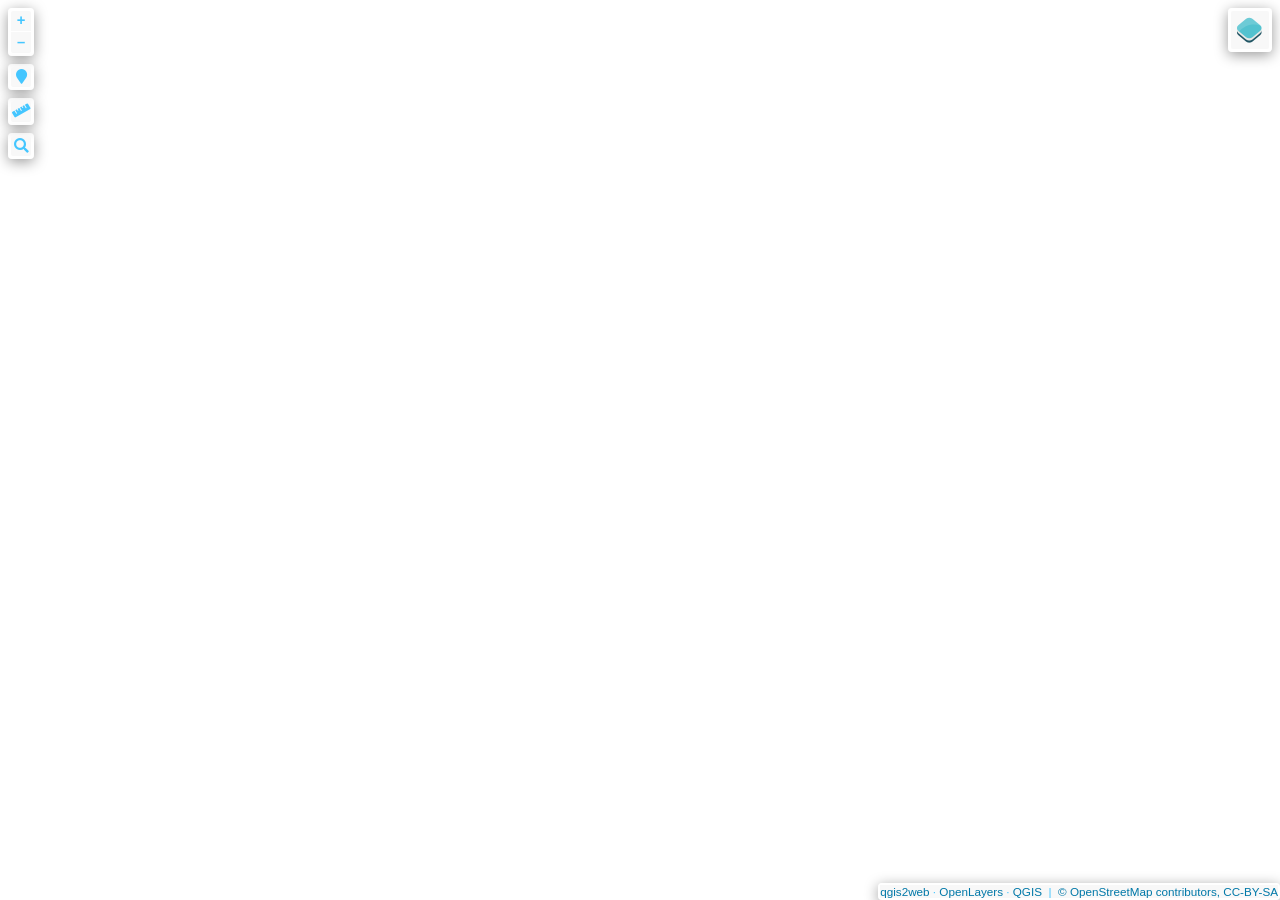
<file: mapas/qgis2web/index.html>
<!doctype html>
<html lang="en">
    <head>
        <meta charset="utf-8">
        <meta http-equiv="X-UA-Compatible" content="IE=edge">
        <meta name="viewport" content="initial-scale=1,user-scalable=no,maximum-scale=1,width=device-width">
        <meta name="mobile-web-app-capable" content="yes">
        <meta name="apple-mobile-web-app-capable" content="yes">
        <link rel="stylesheet" href="./resources/ol.css">
        <link rel="stylesheet" href="resources/fontawesome-all.min.css">
        <link href="resources/photon-geocoder-autocomplete.min.css" rel="stylesheet">
        <link rel="stylesheet" href="./resources/ol-layerswitcher.css">
        <link rel="stylesheet" href="./resources/qgis2web.css">
        <style>
        html, body {
            background-color: #ffffff;
        }
        .ol-control > * {
            background-color: #f8f8f8!important;
            color: #44c6ff!important;
            border-radius: 0px;
        }
        .ol-attribution a, .gcd-gl-input::placeholder, .search-layer-input-search::placeholder {
            color: #44c6ff!important;
        }
        .search-layer-input-search {
            background-color: #f8f8f8!important;
        }
        .ol-control > *:focus, .ol-control >*:hover {
            background-color: rgba(248, 248, 248, 0.7)!important;
        } 
        .ol-control {
            background-color: rgba(255,255,255,.4) !important;
            padding: 2px !important;
        } 
        </style>

        <style>
        html, body, #map {
            width: 100%;
            height: 100%;
            padding: 0;
            margin: 0;
        }
        </style>
        <title></title>
    </head>
    <body>
        <div id="map">
            <div id="popup" class="ol-popup">
                <a href="#" id="popup-closer" class="ol-popup-closer"></a>
                <div id="popup-content"></div>
            </div>
        </div>
        <script src="resources/qgis2web_expressions.js"></script>
<script src="resources/proj4.js"></script>
        <script>proj4.defs('EPSG:32611','+proj=utm +zone=11 +datum=WGS84 +units=m +no_defs');</script>
        <script src="./resources/functions.js"></script>
        <script src="./resources/ol.js"></script>
        <script src="./resources/ol-layerswitcher.js"></script>
        <script src="resources/photon-geocoder-autocomplete.min.js"></script>
        <script src="resources/olms.js"></script>
        <script src="layers/linea_6.js"></script><script src="layers/puntos_7.js"></script><script src="layers/poligono_8.js"></script><script src="layers/redgeodesicadetijuana_13.js"></script><script src="layers/nuevosdttosfederales2023_14.js"></script><script src="layers/distritoslocales2024_15.js"></script><script src="layers/SECCION_16.js"></script>
        <script src="styles/linea_6_style.js"></script><script src="styles/puntos_7_style.js"></script><script src="styles/poligono_8_style.js"></script><script src="styles/redgeodesicadetijuana_13_style.js"></script><script src="styles/nuevosdttosfederales2023_14_style.js"></script><script src="styles/distritoslocales2024_15_style.js"></script><script src="styles/SECCION_16_style.js"></script>
        <script src="./layers/layers.js" type="text/javascript"></script> 
        <script src="./resources/Autolinker.min.js"></script>
        <script src="./resources/qgis2web.js"></script>        
    </body>
</html>
</file>
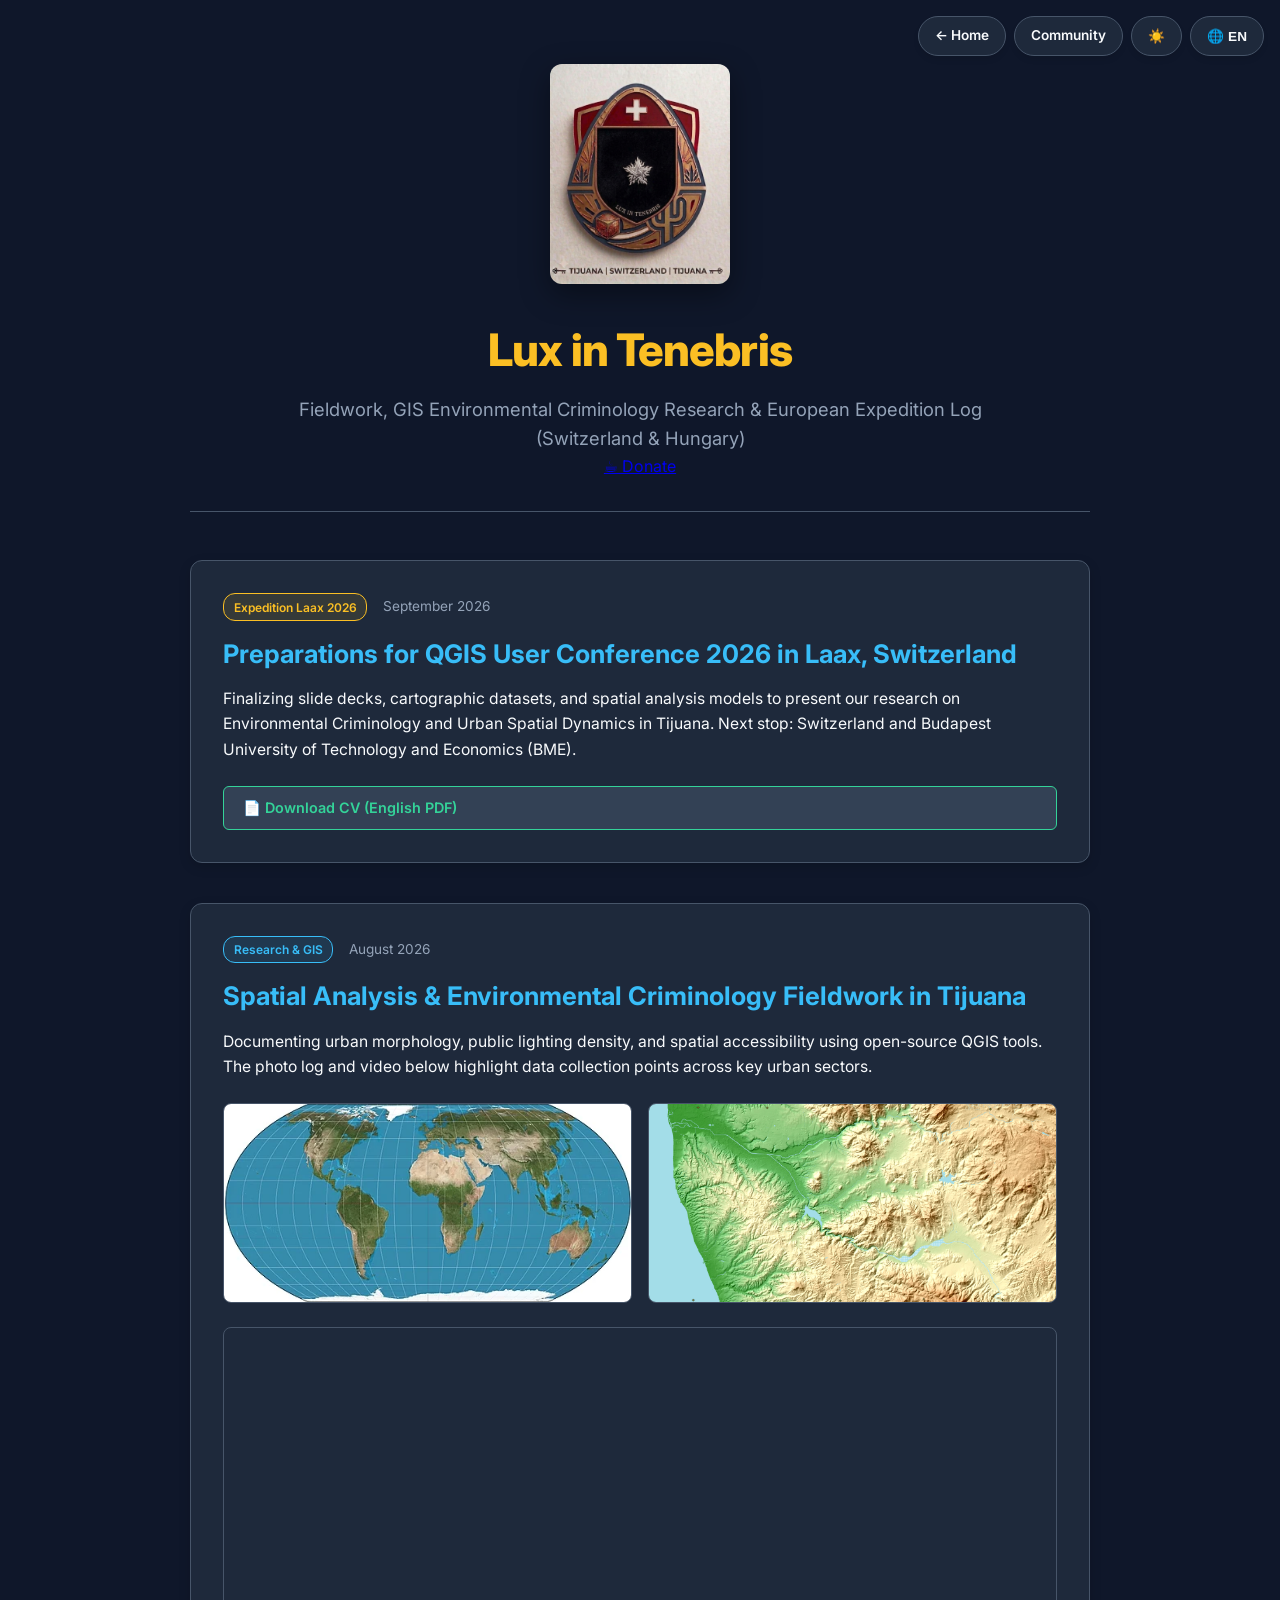
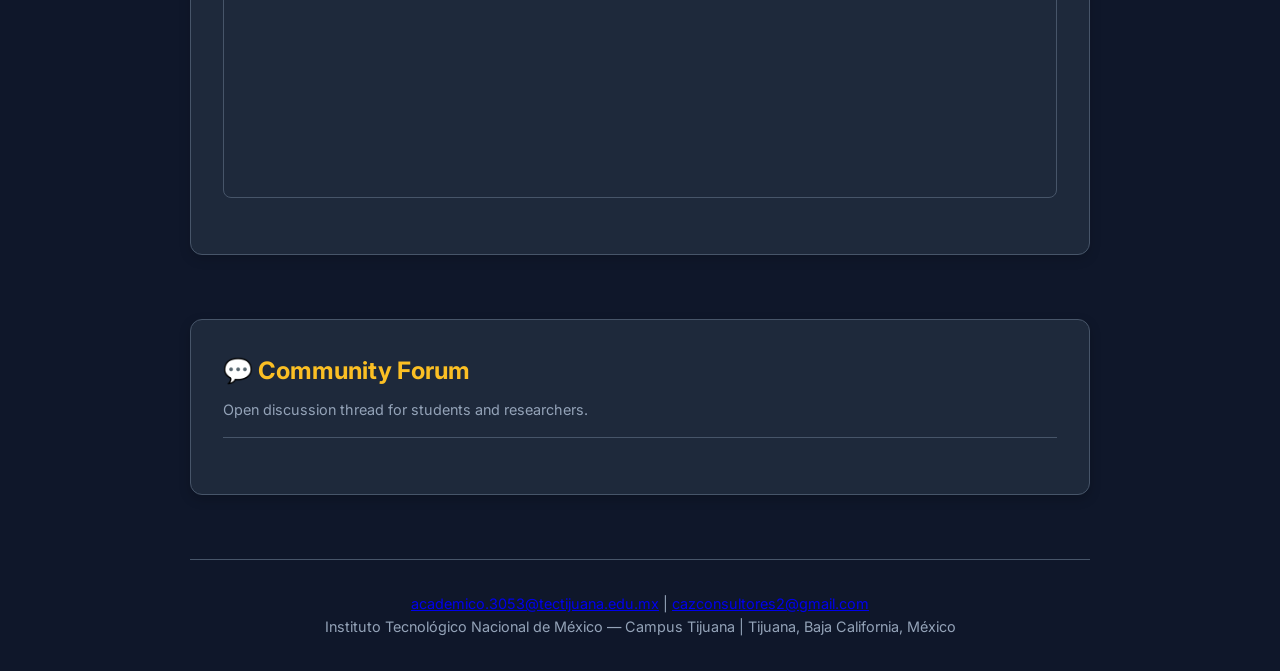
<file: lux-in-tenebris.html>
<!DOCTYPE html>
<html lang="en">
<head>
    <meta charset="UTF-8">
    <meta name="viewport" content="width=device-width, initial-scale=1.0">
    <title>Lux in Tenebris - Fieldwork & Research Blog | Ing. Arnoldo Coronado</title>
    <meta name="description" content="Research journal, GIS analysis, Environmental Criminology, and European conference logs by Eng. Arnoldo Coronado Torres.">
    
    <!-- Google Fonts -->
    <link rel="preconnect" href="https://fonts.googleapis.com">
    <link rel="preconnect" href="https://fonts.gstatic.com" crossorigin>
    <link href="https://fonts.googleapis.com/css2?family=Fira+Code:wght@400;600&family=Inter:wght@300;400;600;700;800&display=swap" rel="stylesheet">

    <!-- Estilos locales -->
    <link rel="stylesheet" href="style.css">
</head>
<body>

  <!-- Barra de controles flotantes -->
<div class="controls-bar">
    <!-- 1. Botón Inicio con Flecha -->
    <a href="index.html" class="control-btn" style="text-decoration: none; display: inline-flex; align-items: center; justify-content: center;">
        &larr;&nbsp;<span class="lang-en">Home</span><span class="lang-es">Inicio</span><span class="lang-zh">首页</span>
    </a>

    <!-- 2. Botón Comunidad (Centrado) -->
    <a href="comunidad.html" class="control-btn" style="text-decoration: none; display: inline-flex; align-items: center; justify-content: center;">
        <span class="lang-en">Community</span><span class="lang-es">Comunidad</span><span class="lang-zh">社区</span>
    </a>

    <!-- 3. Botón Cambio de Tema (Sol/Luna + Mode) -->
    <button class="control-btn" id="themeToggle" onclick="toggleTheme()" style="display: inline-flex; align-items: center; justify-content: center;">
        ☀️
    </button>

    <!-- 4. Botón Idioma -->
    <button class="control-btn" id="langToggle" onclick="toggleLang()" style="display: inline-flex; align-items: center; justify-content: center;">
        🌐 EN
    </button>
</div>

    <div class="container">

        <!-- Header Section -->
        <header class="blog-header">
            <!-- Emblema de Tijuana | Switzerland | Tijuana -->
            <img src="assets/ufo.jpeg" alt="Emblem Tijuana Switzerland" class="header-emblem" onerror="this.style.display='none'">
            
            <h1 class="blog-title">Lux in Tenebris</h1>
            <p class="blog-subtitle lang-en">Fieldwork, GIS Environmental Criminology Research & European Expedition Log (Switzerland & Hungary)</p>
            <p class="blog-subtitle lang-es">Bitácora de Campo, Investigación SIG/Criminología Ambiental y Expedición Europea (Suiza y Hungría)</p>
            <p class="blog-subtitle lang-zh">田野调查、GIS环境犯罪学研究与欧洲考察日志（瑞士与匈牙利）</p>
        </header>

        <!-- Post Feed -->
        <main class="post-list">

            <!-- POST 1: PREPARATIVOS Y LAAX 2026 -->
            <article class="post-card">
                <div class="post-meta">
                    <span class="post-tag gold">Expedition Laax 2026</span>
                    <time datetime="2026-09-01">September 2026</time>
                </div>
                
                <h2 class="post-title lang-en">Preparations for QGIS User Conference 2026 in Laax, Switzerland</h2>
                <h2 class="post-title lang-es">Preparativos para la Conferencia QGIS 2026 en Laax, Suiza</h2>
                <h2 class="post-title lang-zh">2026年瑞士莱克斯（Laax）QGIS用户大会筹备</h2>
                
                <div class="post-content">
                    <p class="lang-en">Finalizing slide decks, cartographic datasets, and spatial analysis models to present our research on Environmental Criminology and Urban Spatial Dynamics in Tijuana. Next stop: Switzerland and Budapest University of Technology and Economics (BME).</p>
                    <p class="lang-es">Finalizando diapositivas, conjuntos de datos cartográficos y modelos de análisis espacial para presentar nuestra investigación sobre Criminología Ambiental y Dinámica Espacial Urbana en Tijuana. Próximas paradas: Suiza y la Universidad de Tecnología y Economía de Budapest (BME).</p>
                    <p class="lang-zh">正在完善演讲幻灯片、地图数据集及空间分析模型，以展示我们在蒂华纳（Tijuana）关于环境犯罪学与城市空间动态的研究。下一站：瑞士与布达佩斯技术与经济大学（BME）。</p>
                </div>

                <!-- PDF Attachment Links -->
                <a href="assets/Curriculum Vitae Engv- Ing. Arnoldo Coronado Torres.pdf" class="doc-link lang-en" target="_blank" download>
                    📄 Download CV (English PDF)
                </a>
                <a href="assets/Curriculum Vitae - Ing. Arnoldo Coronado Torres.pdf" class="doc-link lang-es" target="_blank" download>
                    📄 Descargar CV (Español PDF)
                </a>
                <a href="assets/Curriculum Vitae Engv- Ing. Arnoldo Coronado Torres.pdf" class="doc-link lang-zh" target="_blank" download>
                    📄 下载简历 (PDF)
                </a>
            </article>

            <!-- POST 2: CAMPO Y MULTIMEDIA -->
            <article class="post-card">
                <div class="post-meta">
                    <span class="post-tag">Research & GIS</span>
                    <time datetime="2026-08-15">August 2026</time>
                </div>
                
                <h2 class="post-title lang-en">Spatial Analysis & Environmental Criminology Fieldwork in Tijuana</h2>
                <h2 class="post-title lang-es">Trabajo de Campo y Análisis Espacial de Criminología Ambiental en Tijuana</h2>
                <h2 class="post-title lang-zh">蒂华纳环境犯罪学空间分析与田野调查</h2>
                
                <div class="post-content">
                    <p class="lang-en">Documenting urban morphology, public lighting density, and spatial accessibility using open-source QGIS tools. The photo log and video below highlight data collection points across key urban sectors.</p>
                    <p class="lang-es">Documentando morfología urbana, densidad de alumbrado público y accesibilidad espacial utilizando herramientas QGIS de código abierto. Las fotos y el video a continuación muestran puntos clave de recolección de datos en la ciudad.</p>
                    <p class="lang-zh">利用开源 QGIS 工具记录城市形态、公共照明密度和空间可达性。下面的照片和视频展示了主要城市区域的数据采集点。</p>
                </div>

                <!-- Photos -->
                <div class="post-gallery">
                    <img src="assets/Equal_Earth_projection_SW.jpg.webp" alt="Map Analysis">
                    <img src="assets/relievetij.png" alt="Tijuana">
                </div>

                <!-- Video Embed -->
                <div class="video-container">
                    <iframe src="https://www.youtube.com/embed/eQG_x8xtDPA" title="Crime and the Built Enviroment" allowfullscreen></iframe>
                </div>
            </article>

        </main>

        <!-- SECCIÓN DEL FORO -->
        <section class="forum-section">
            <h2 class="forum-header">
                <span class="lang-en">💬 Community Forum</span>
                <span class="lang-es">💬 Foro de Discusión</span>
                <span class="lang-zh">💬 社区论坛</span>
            </h2>
            <p class="forum-sub">
                <span class="lang-en">Open discussion thread for students and researchers.</span>
                <span class="lang-es">Espacio de comentarios y debate para alumnos e investigadores.</span>
                <span class="lang-zh">面向学生和研究人员的开放讨论区。</span>
            </p>
            
            <!-- Contenedor dinámico cargado por forum.js -->
            <div id="utterances-container"></div>
        </section>

        <!-- Footer -->
        <footer>
            <div class="footer-links">
            <a href="mailto:academico.3053@tectijuana.edu.mx">academico.3053@tectijuana.edu.mx</a>
            <span>|</span>
            <a href="mailto:cazconsultores2@gmail.com">cazconsultores2@gmail.com</a>
        </div>
        <p>Instituto Tecnológico Nacional de México — Campus Tijuana | Tijuana, Baja California, México</p>
        </footer>

    </div>

    <!-- Lógica JS local -->
    <script src="script.js"></script>
    <script src="forum.js"></script>
</body>
</html>
</file>
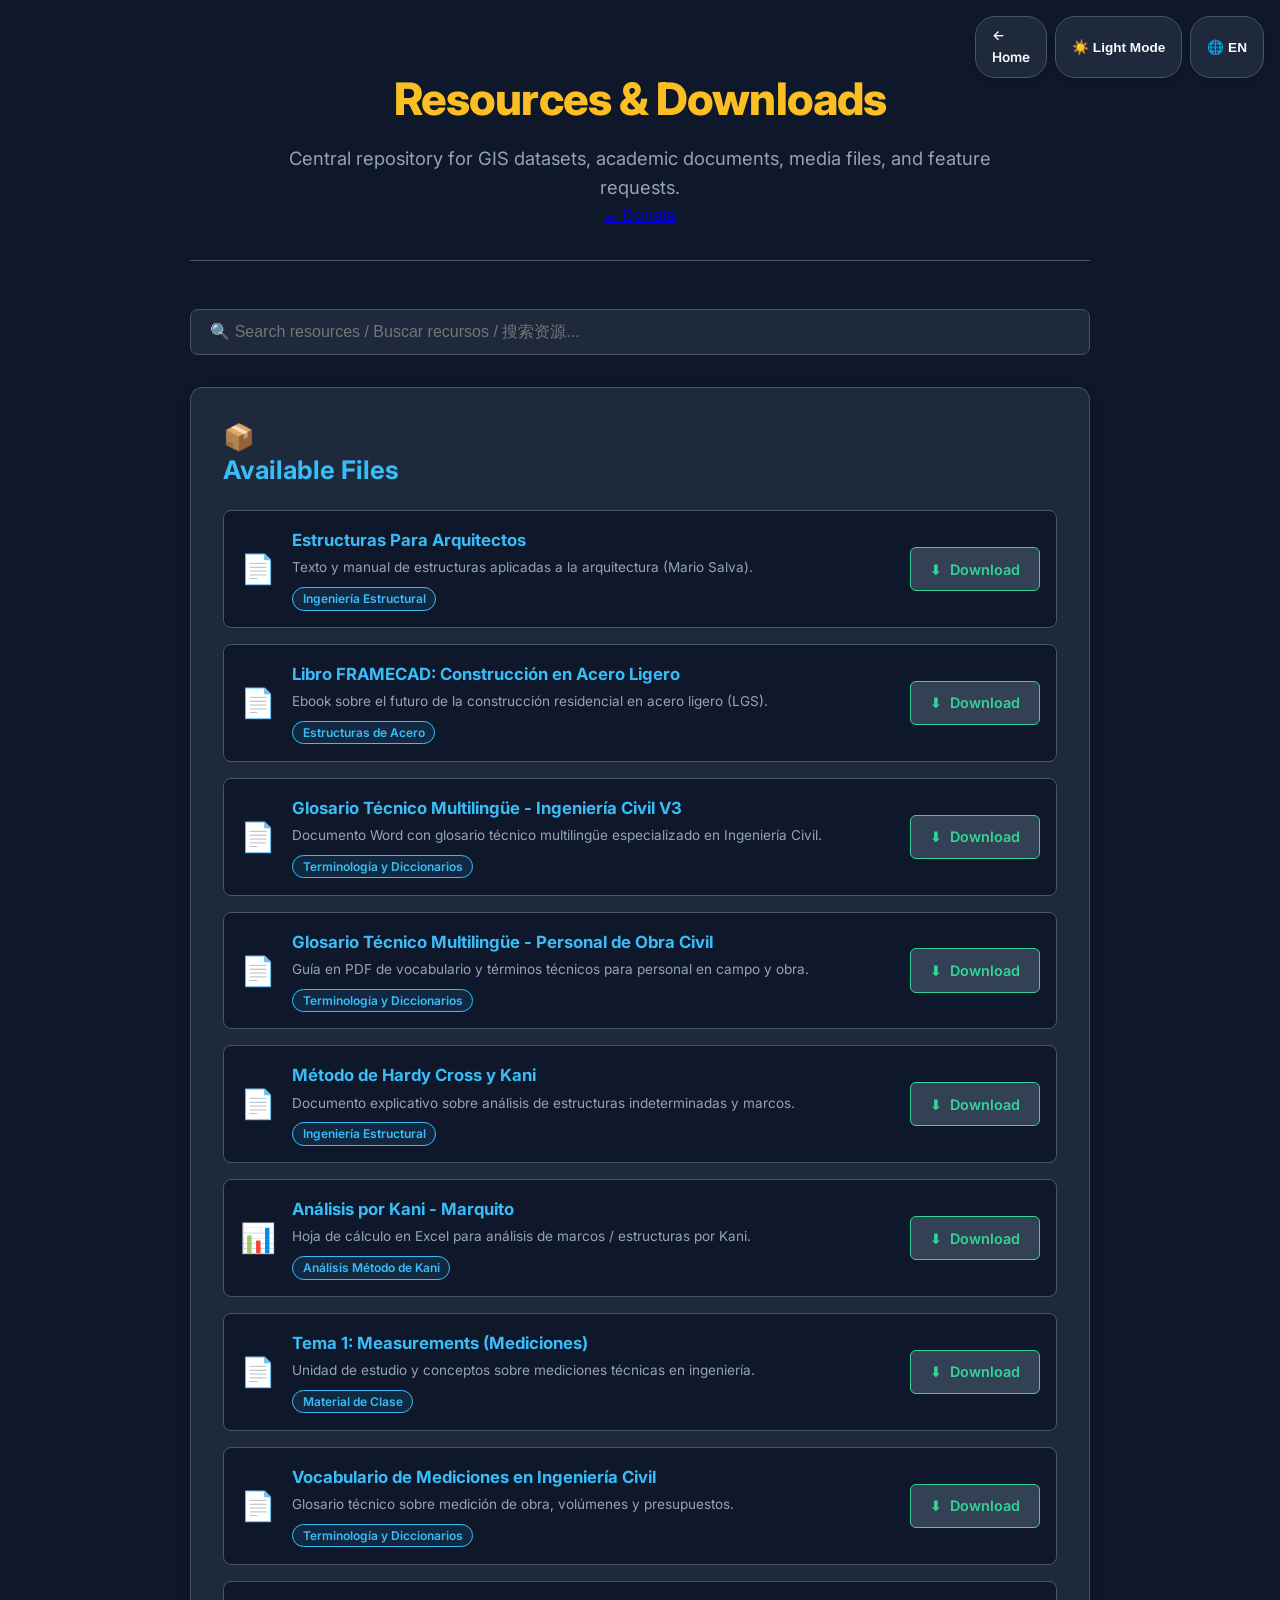
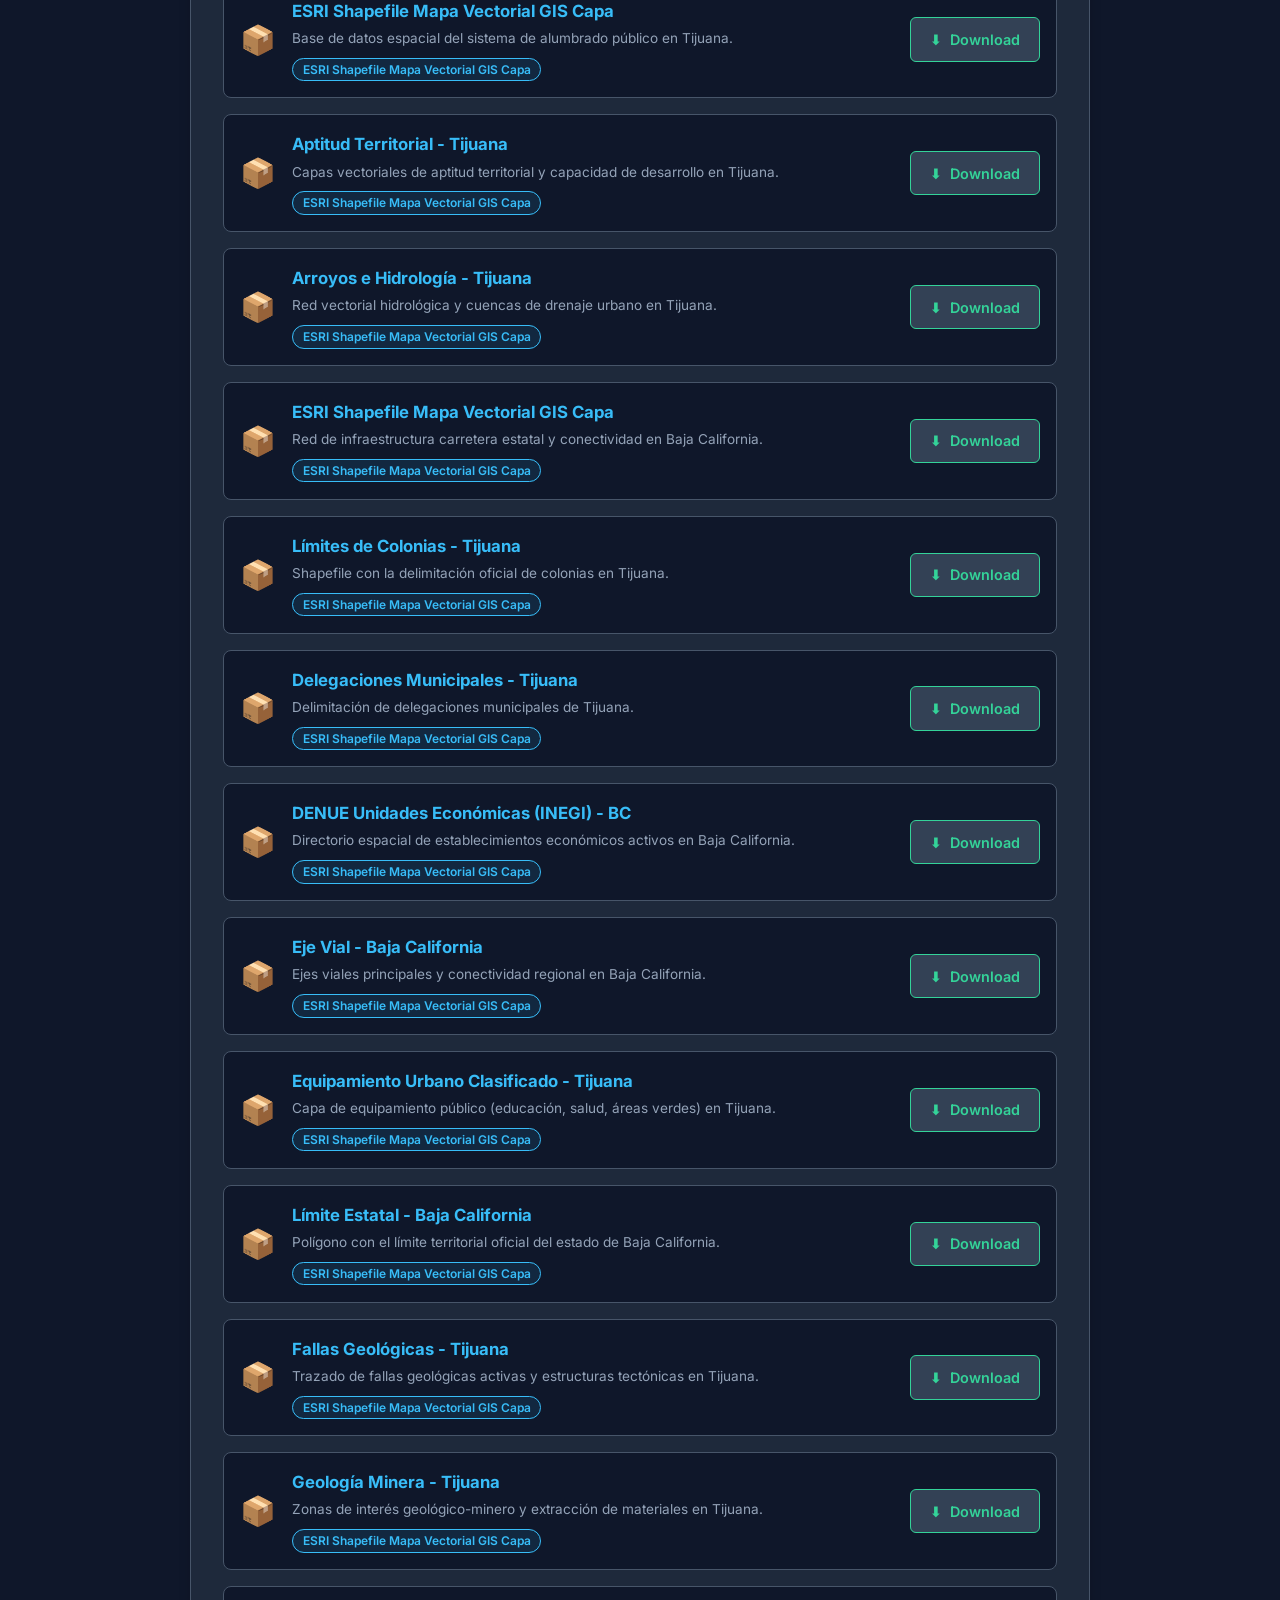
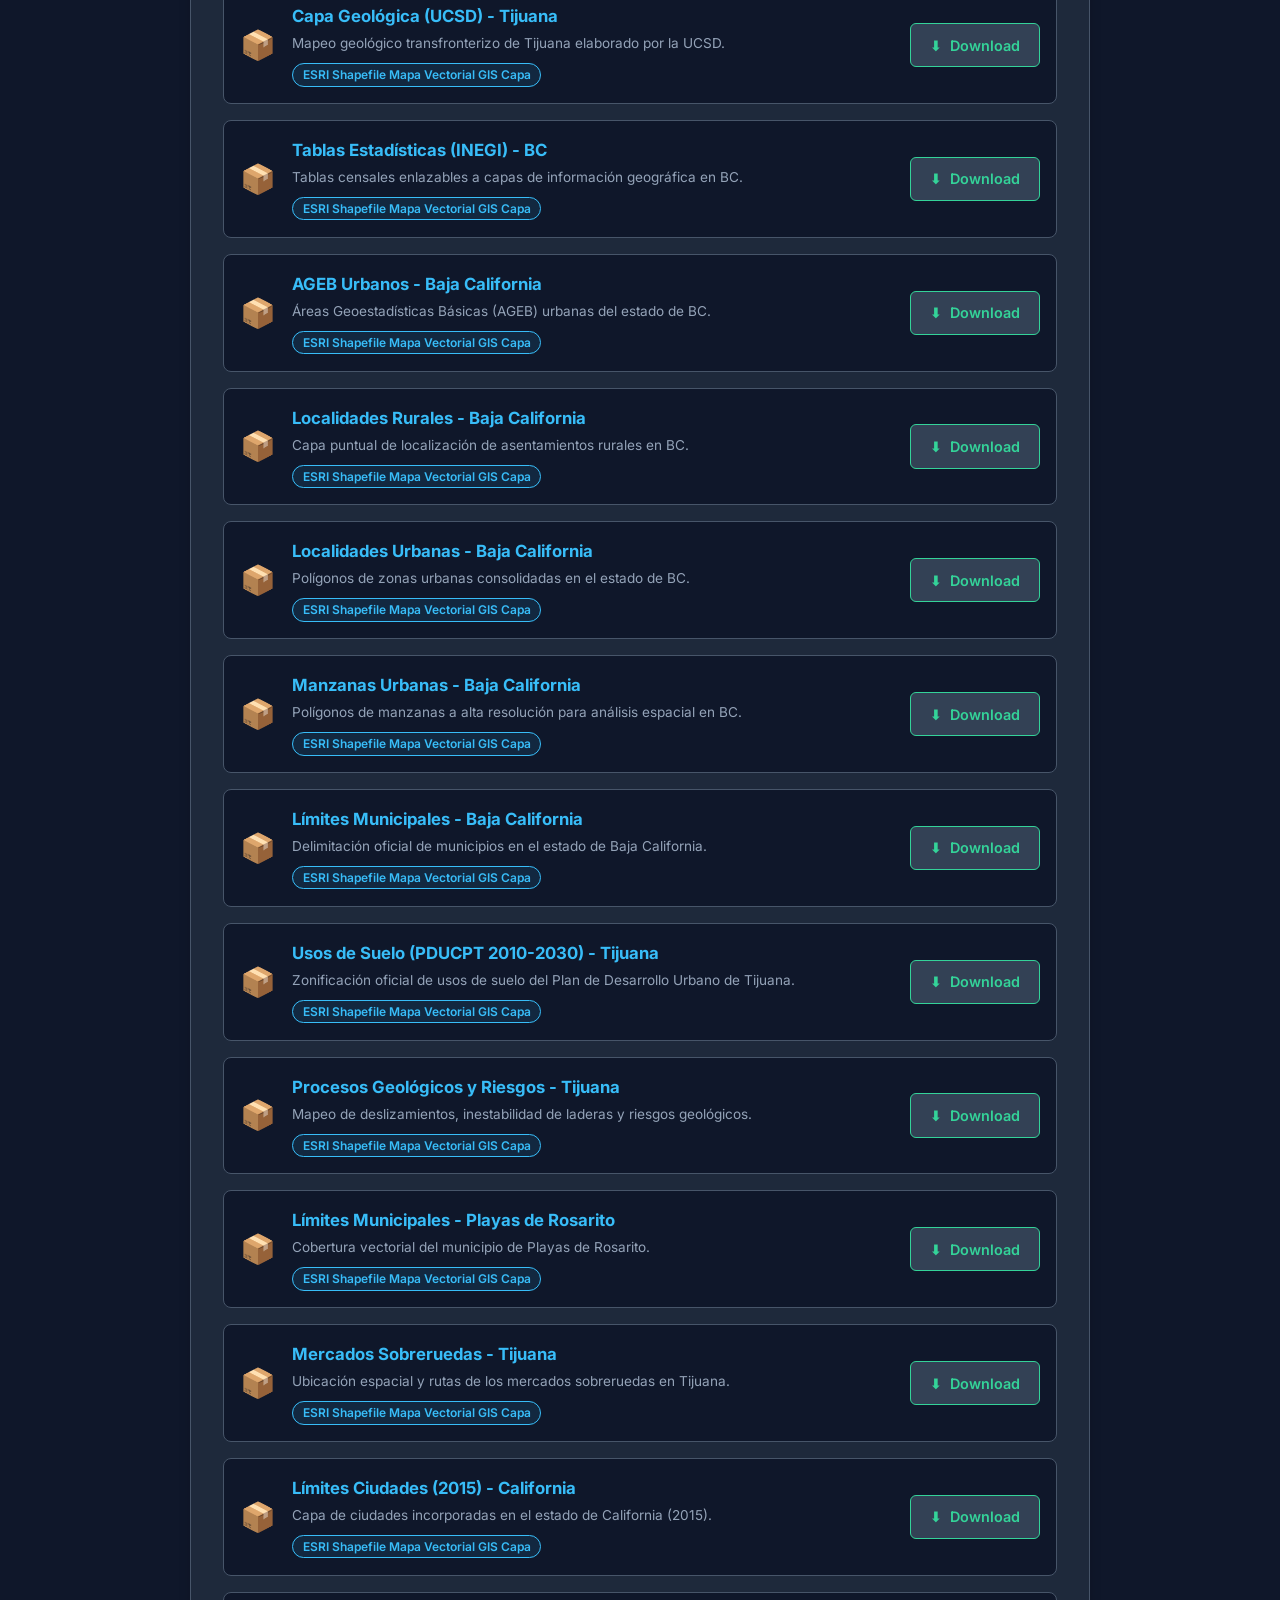
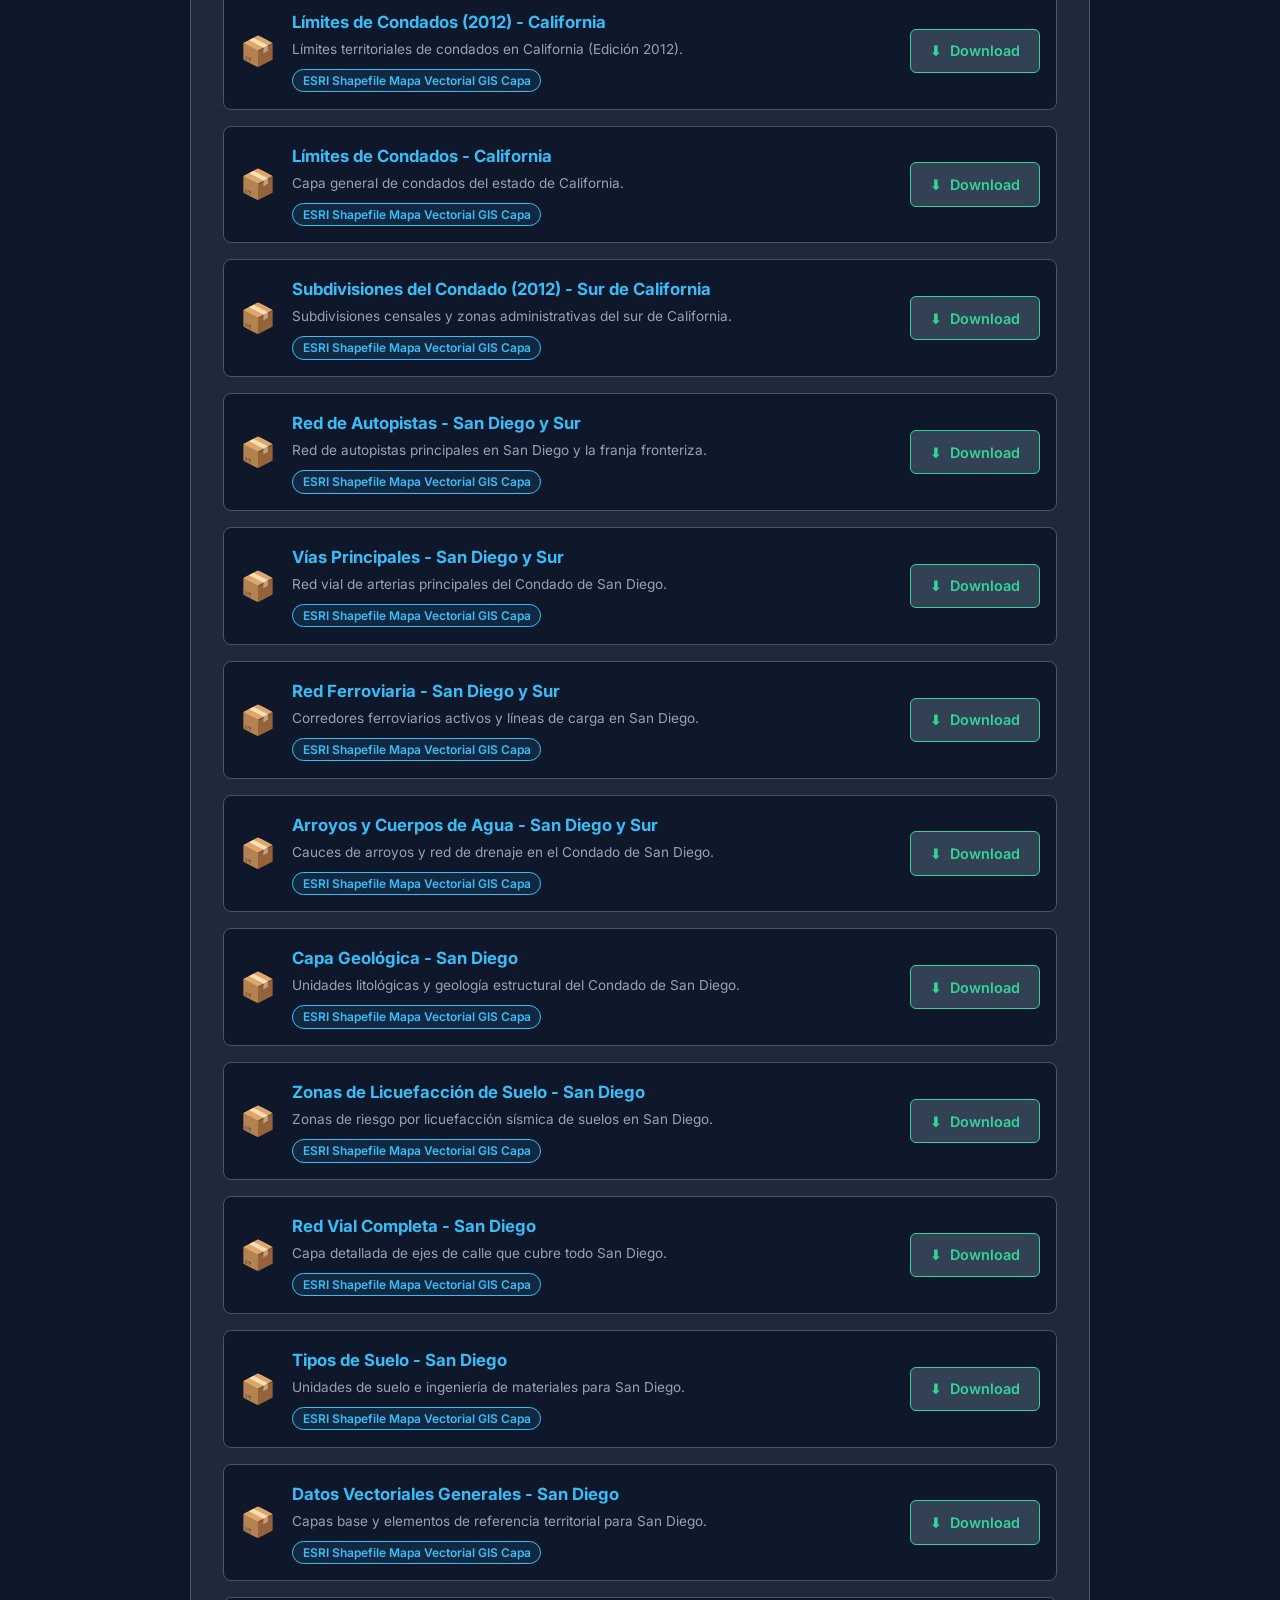
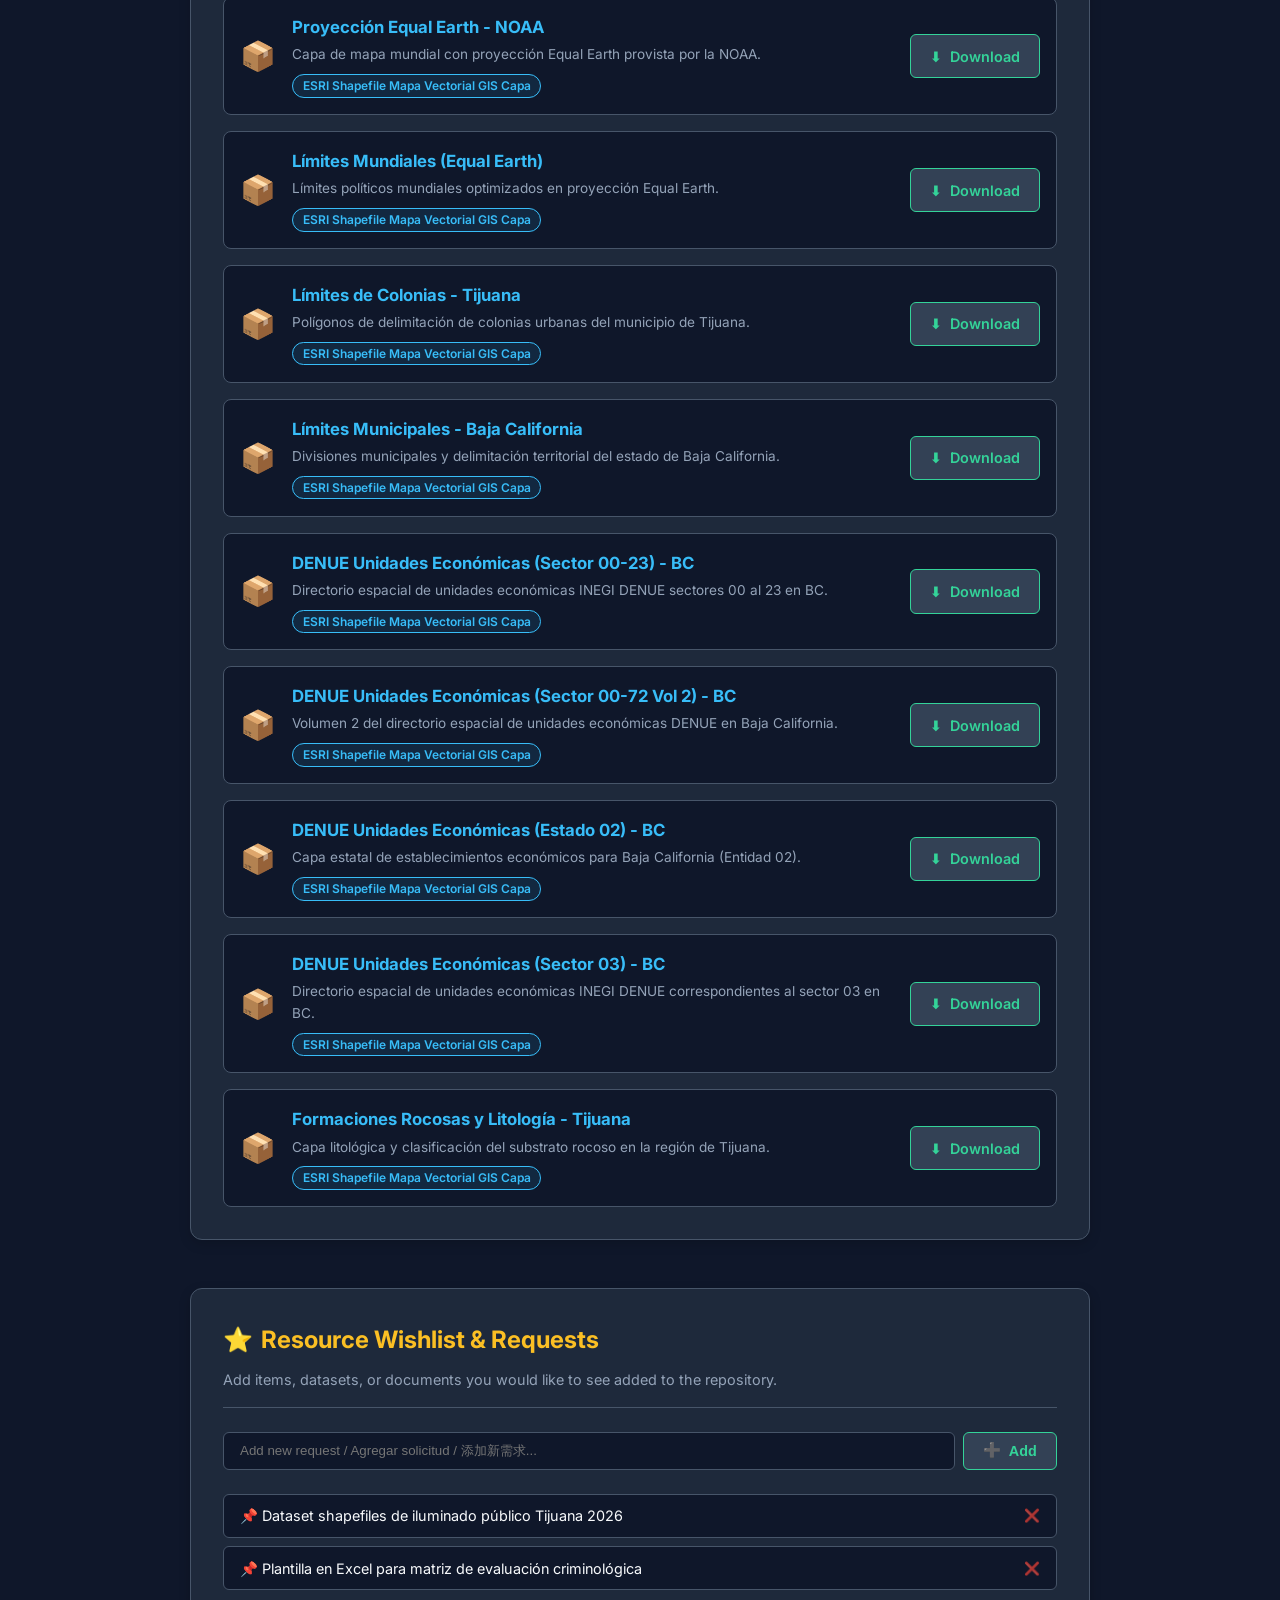
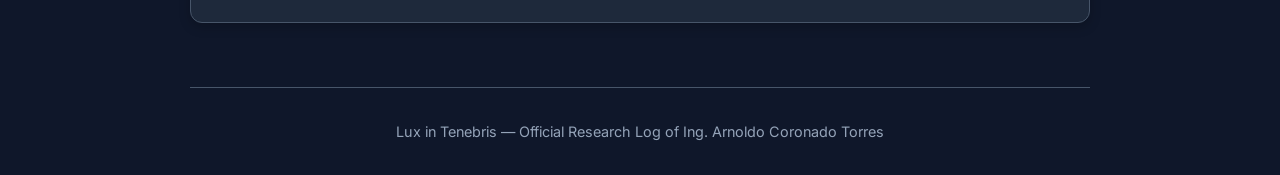
<file: recursos.html>
<!DOCTYPE html>
<html lang="en">
<head>
    <meta charset="UTF-8">
    <meta name="viewport" content="width=device-width, initial-scale=1.0">
    <title>Recursos & Wishlist | Lux in Tenebris</title>
    <meta name="description" content="Dynamic repository of files, research materials, and request wishlist.">
    
    <!-- Google Fonts -->
    <link rel="preconnect" href="https://fonts.googleapis.com">
    <link rel="preconnect" href="https://fonts.gstatic.com" crossorigin>
    <link href="https://fonts.googleapis.com/css2?family=Fira+Code:wght@400;600&family=Inter:wght@300;400;600;700;800&display=swap" rel="stylesheet">

    <!-- Estilos locales -->
    <link rel="stylesheet" href="style.css">
</head>
<body>

    <!-- Bar de controles flotantes -->
    <div class="controls-bar">
        <a href="index.html" class="control-btn">&larr; <span class="lang-en">Home</span><span class="lang-es">Inicio</span><span class="lang-zh">首页</span></a>
        <button class="control-btn" id="themeToggle" onclick="toggleTheme()">☀️ Light Mode</button>
        <button class="control-btn" id="langToggle" onclick="toggleLang()">🌐 EN</button>
    </div>

    <div class="container">

        <!-- Header -->
        <header class="blog-header">
            <h1 class="blog-title">
                <span class="lang-en">Resources & Downloads</span>
                <span class="lang-es">Recursos y Descargas</span>
                <span class="lang-zh">资源与下载</span>
            </h1>
            <p class="blog-subtitle lang-en">Central repository for GIS datasets, academic documents, media files, and feature requests.</p>
            <p class="blog-subtitle lang-es">Repositorio central de datos SIG, documentos académicos, multimedia y solicitudes.</p>
            <p class="blog-subtitle lang-zh">GIS数据集、学术文档、多媒体文件及需求列表的中央存储库。</p>
        </header>

        <!-- Buscador de Recursos -->
        <section class="search-section">
            <input type="text" id="searchInput" onkeyup="filterResources()" placeholder="🔍 Search resources / Buscar recursos / 搜索资源...">
        </section>

        <!-- Lista de Recursos Dynamic Hub -->
        <main class="post-card">
            <h2 class="post-title">
                📦 <span class="lang-en">Available Files</span>
                <span class="lang-es">Archivos Disponibles</span>
                <span class="lang-zh">可用文件</span>
            </h2>
            
            <div id="resourcesContainer" class="resources-grid">
                <!-- Se poblará dinámicamente mediante recursos.js -->
            </div>
        </main>

        <!-- Wishlist / Lista de Deseos Interactiva -->
        <section class="forum-section" style="margin-top: 3rem;">
            <h3 class="forum-header">
                ⭐ <span class="lang-en">Resource Wishlist & Requests</span>
                <span class="lang-es">Lista de Deseos y Solicitudes</span>
                <span class="lang-zh">愿望清单与需求</span>
            </h3>
            <p class="forum-sub lang-en">Add items, datasets, or documents you would like to see added to the repository.</p>
            <p class="forum-sub lang-es">Agrega elementos, datos o documentos que te gustaría ver en este repositorio.</p>
            <p class="forum-sub lang-zh">添加您希望加入存储库的资源、数据集或文档。</p>

            <div class="wishlist-form">
                <input type="text" id="wishlistInput" placeholder="Add new request / Agregar solicitud / 添加新需求...">
                <button onclick="addWishlistItem()" class="doc-link" style="cursor: pointer;">
                    ➕ <span class="lang-en">Add</span><span class="lang-es">Agregar</span><span class="lang-zh">添加</span>
                </button>
            </div>

            <ul id="wishlistContainer" class="wishlist-list">
                <!-- Elementos agregados dinámicamente -->
            </ul>
        </section>

        <!-- Footer -->
        <footer>
            <p>Lux in Tenebris — Official Research Log of Ing. Arnoldo Coronado Torres</p>
        </footer>

    </div>

    <!-- Scripts -->
    <script src="script.js"></script>
    <script src="recursos.js"></script>
</body>
</html>
</file>
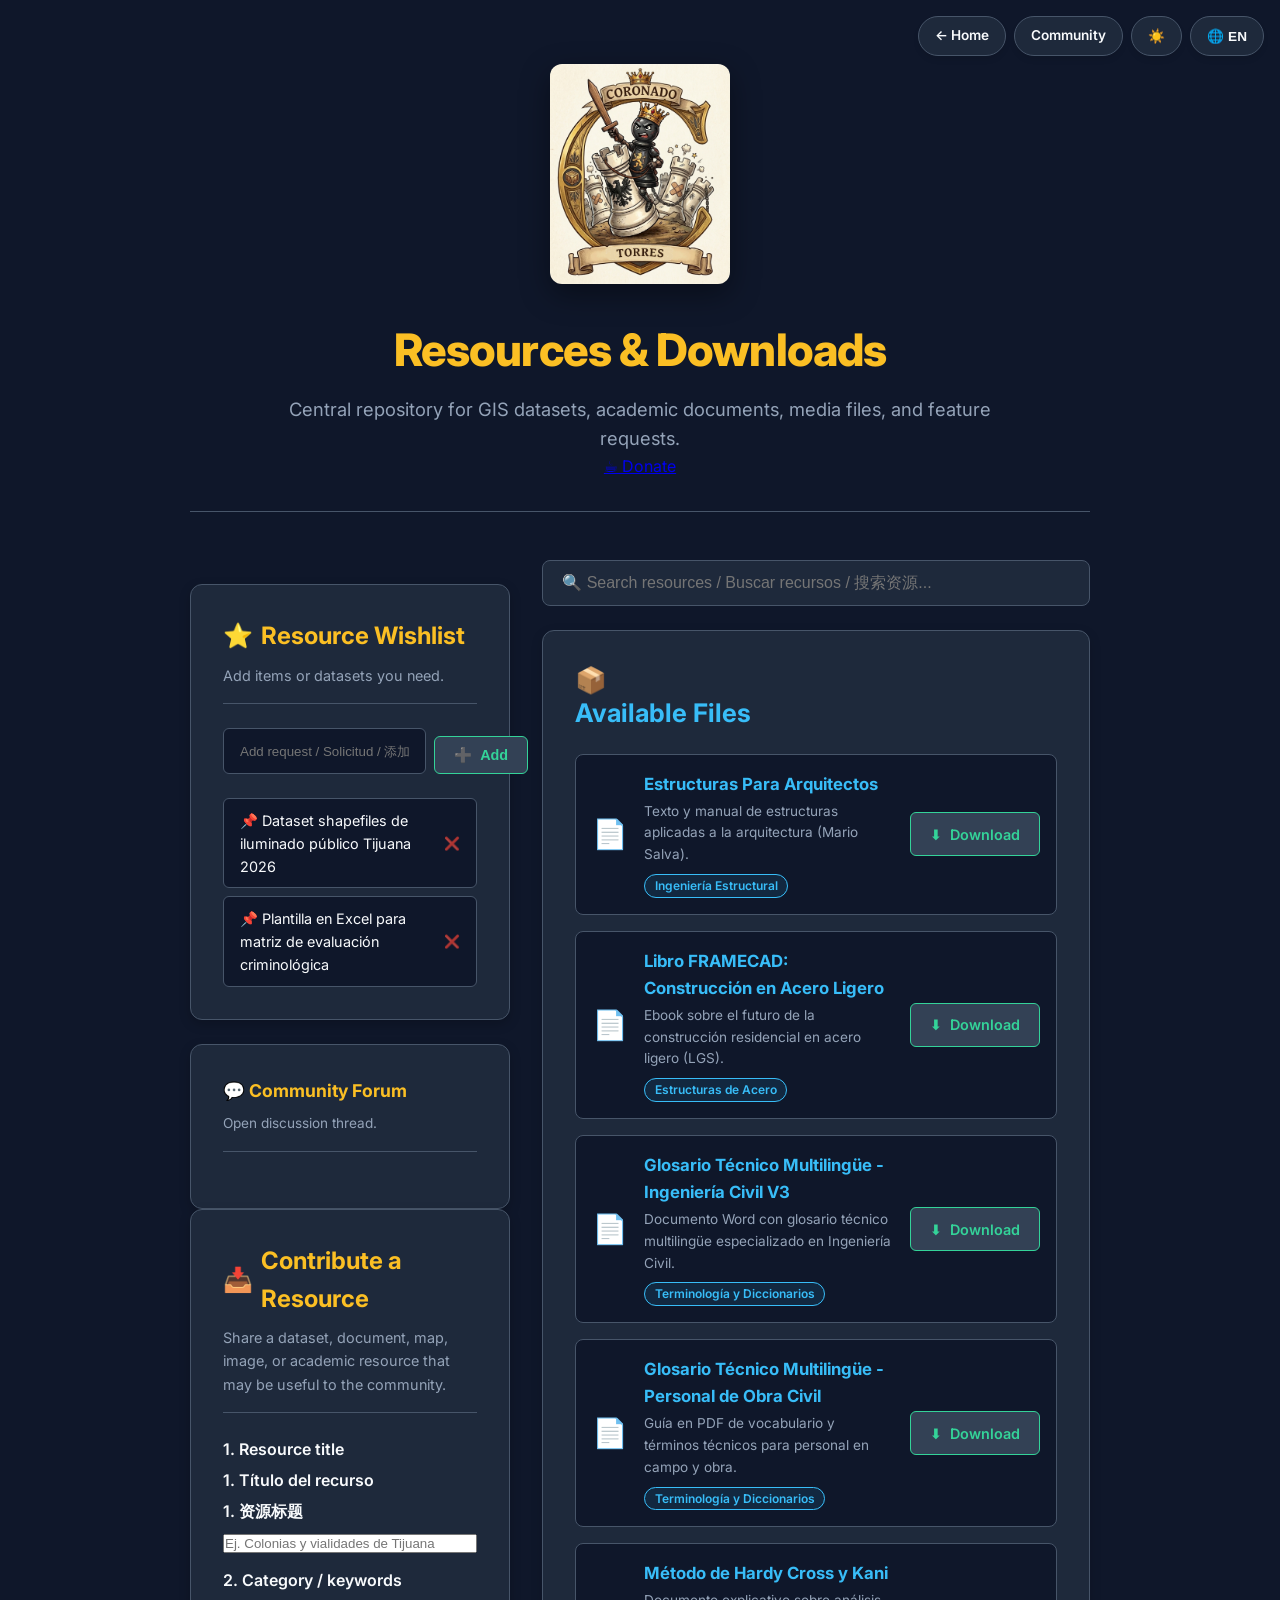
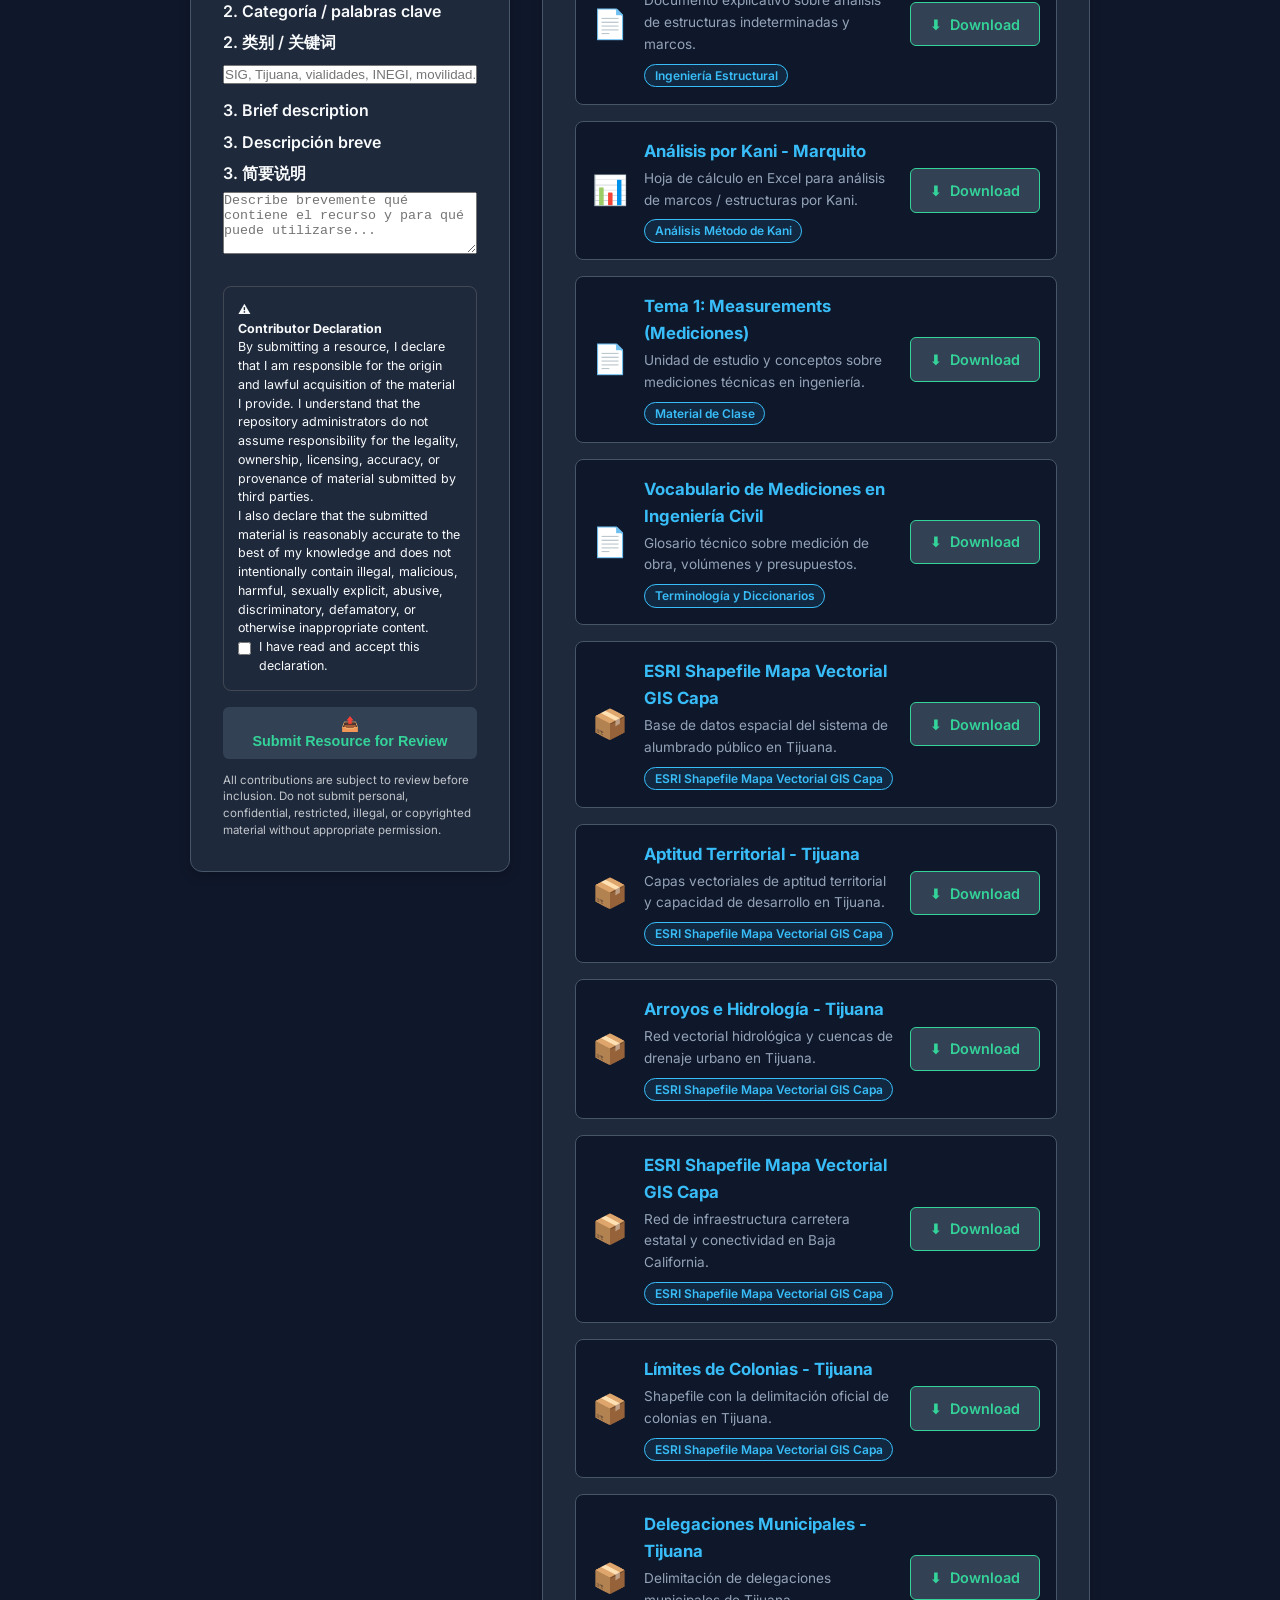
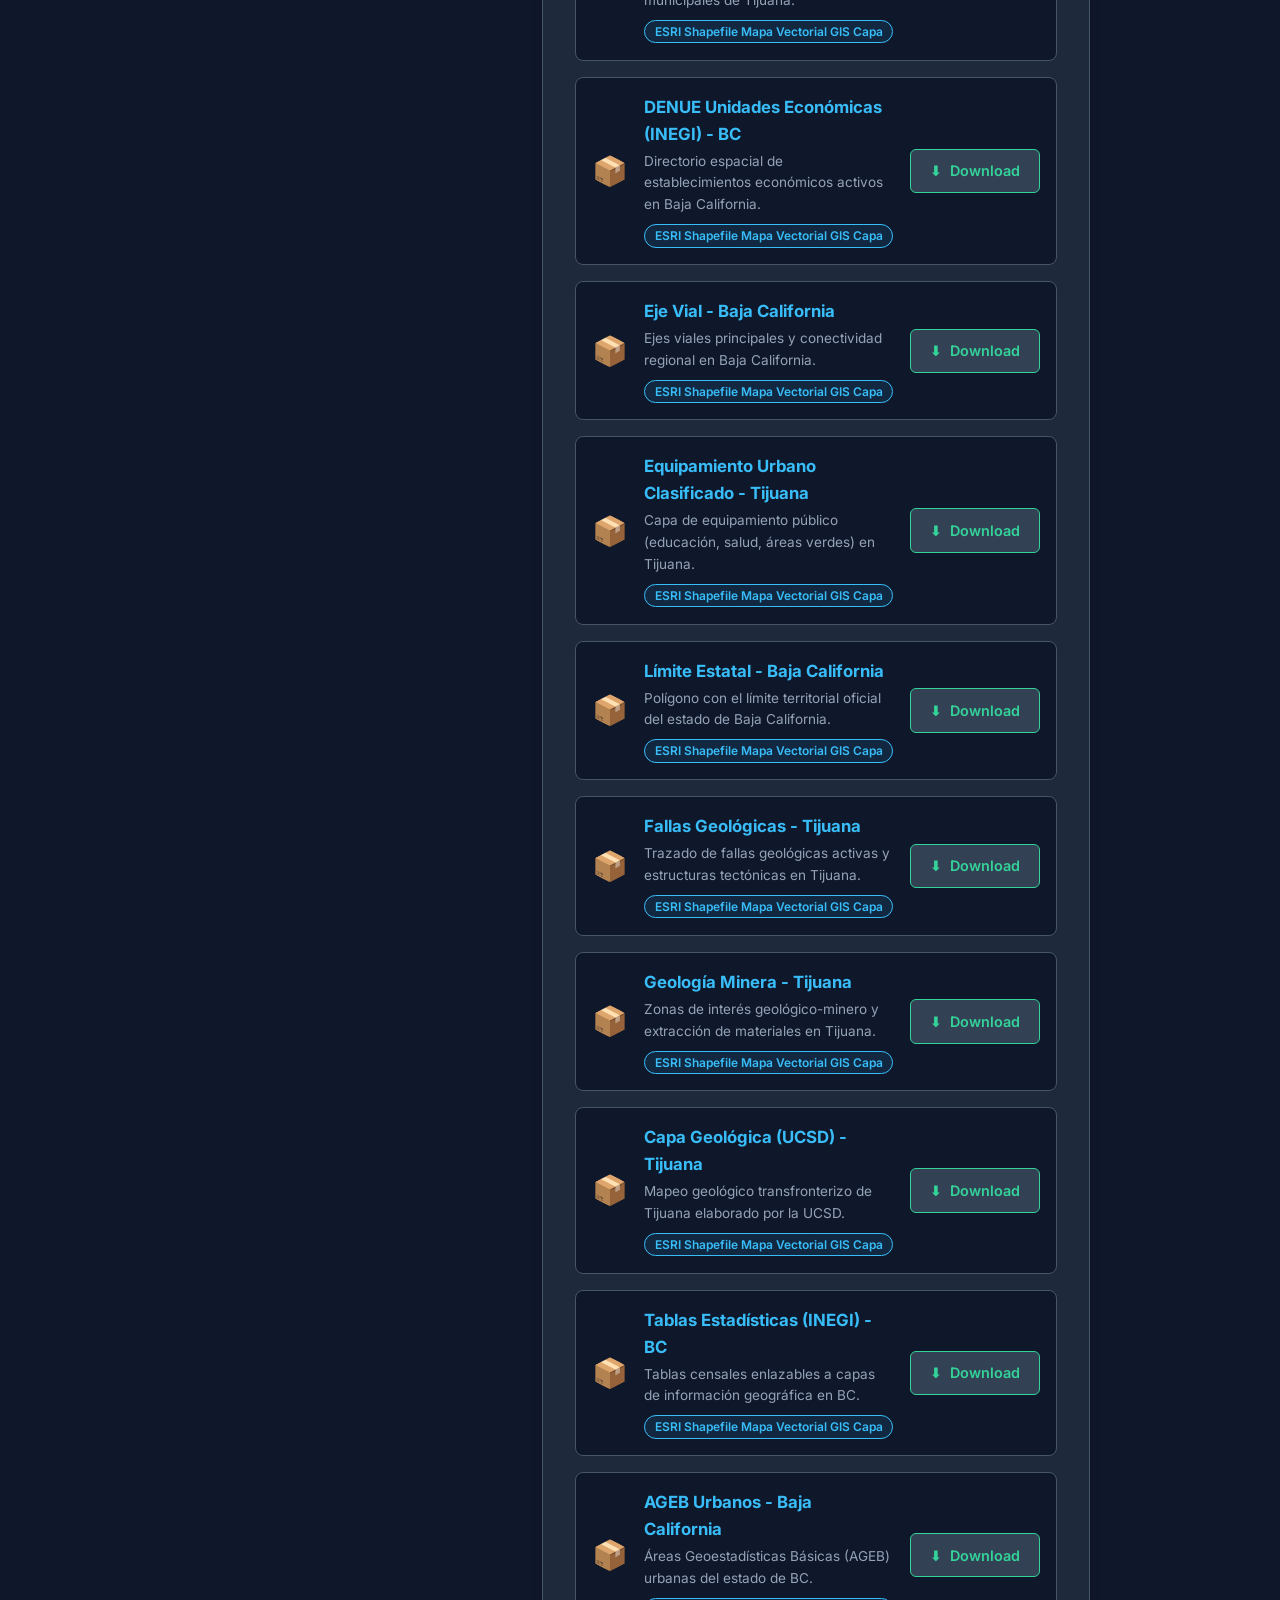
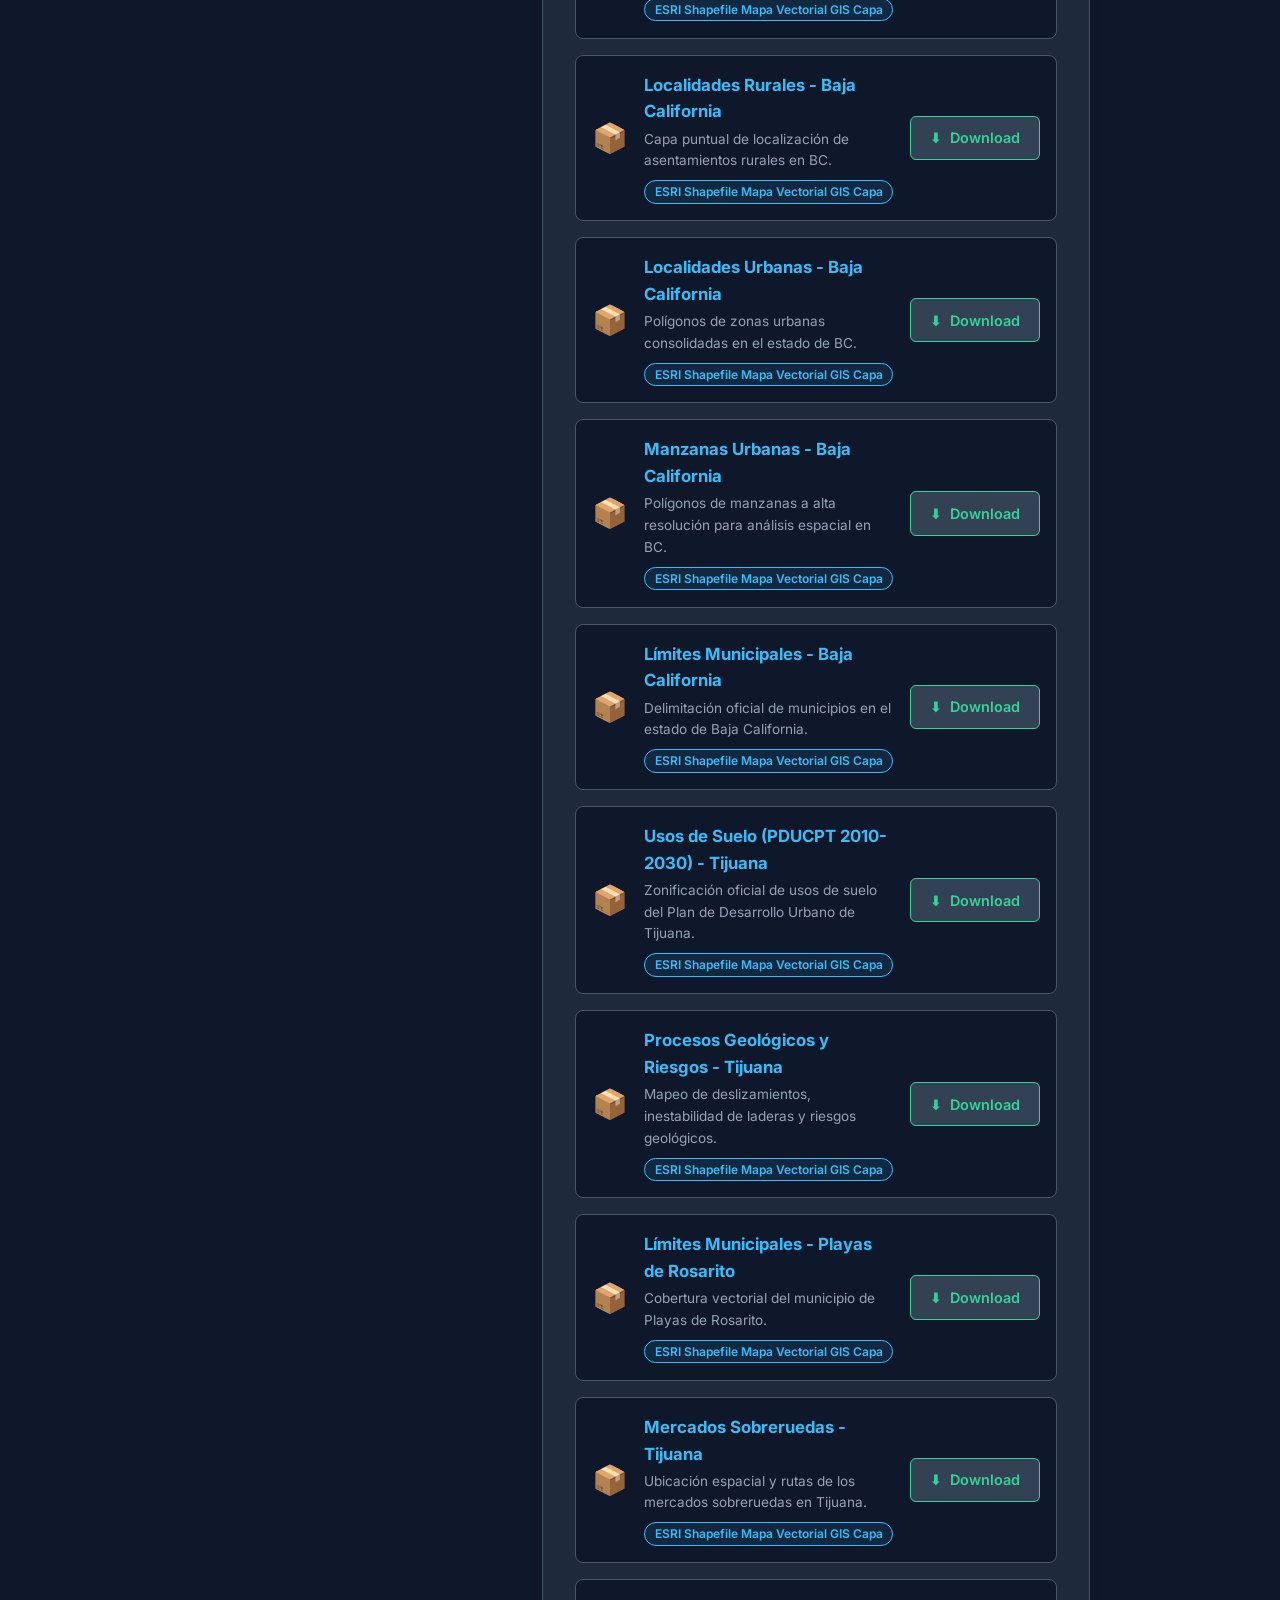
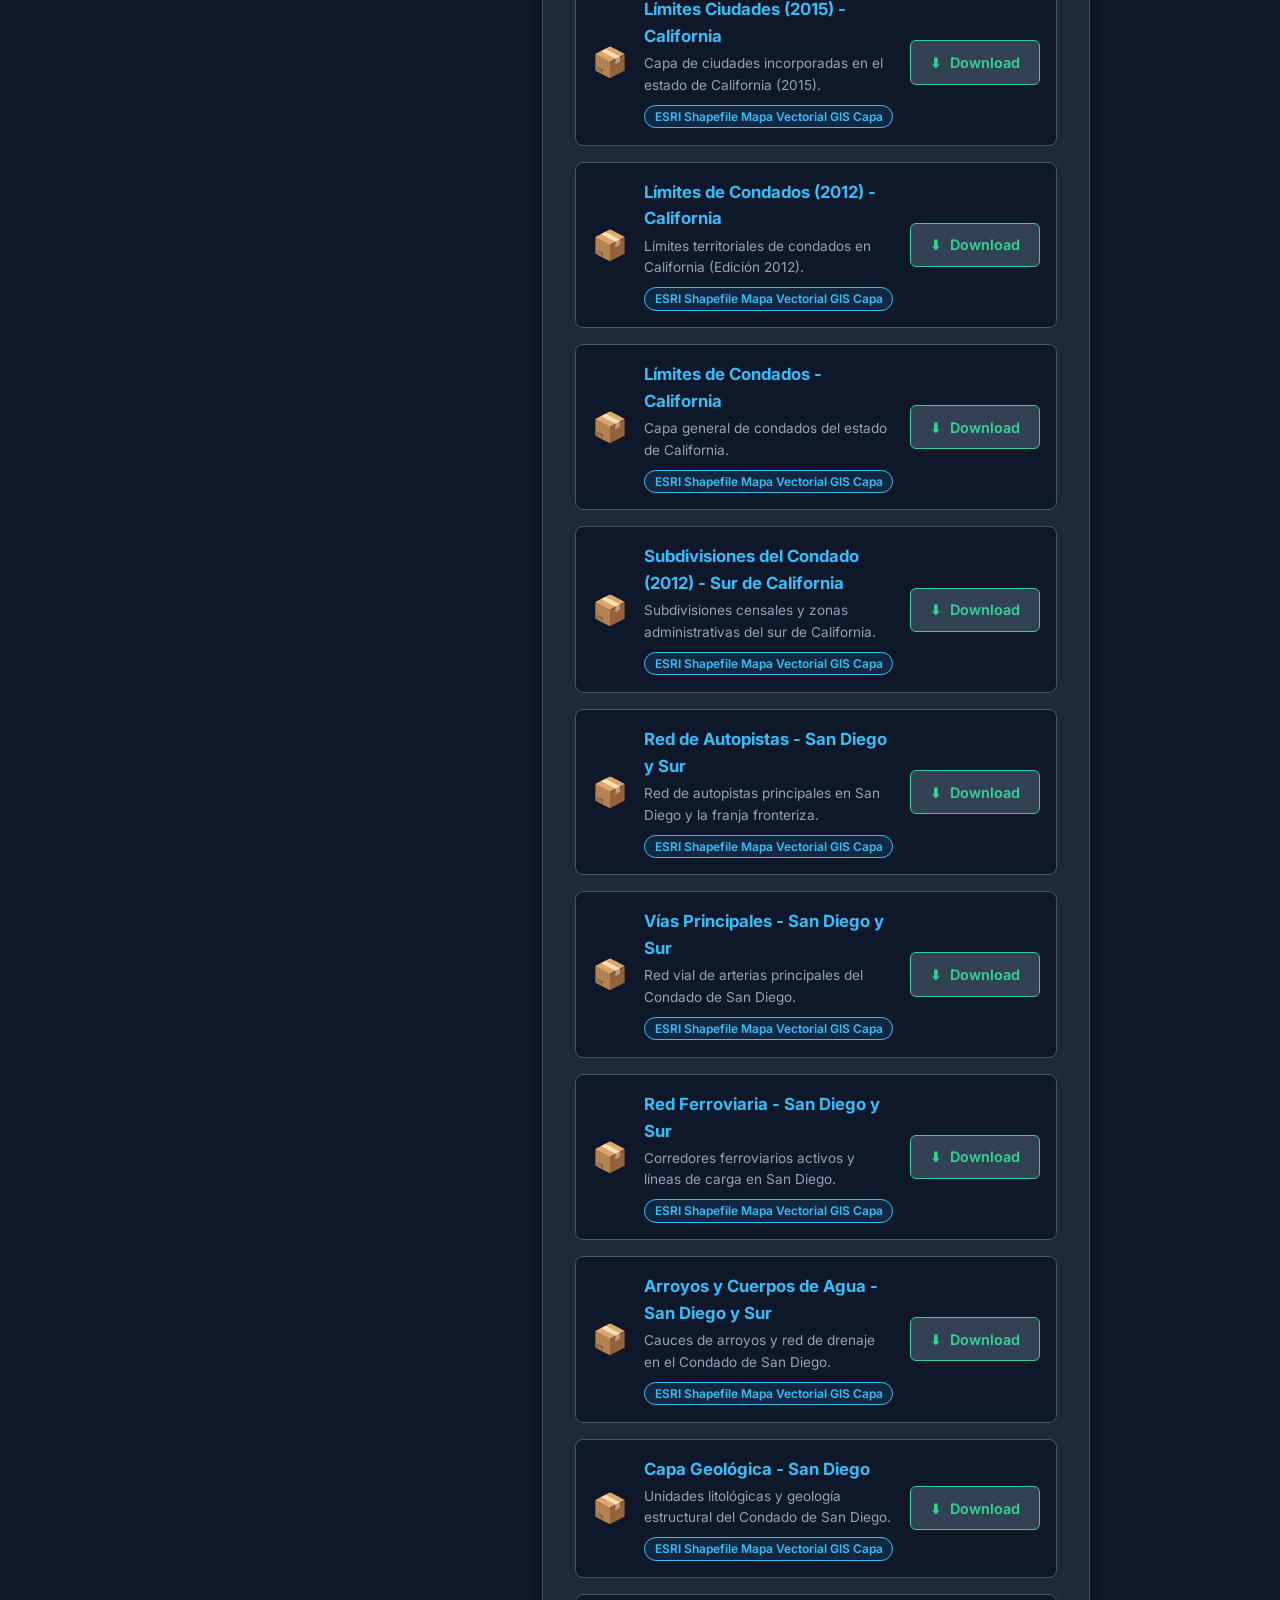
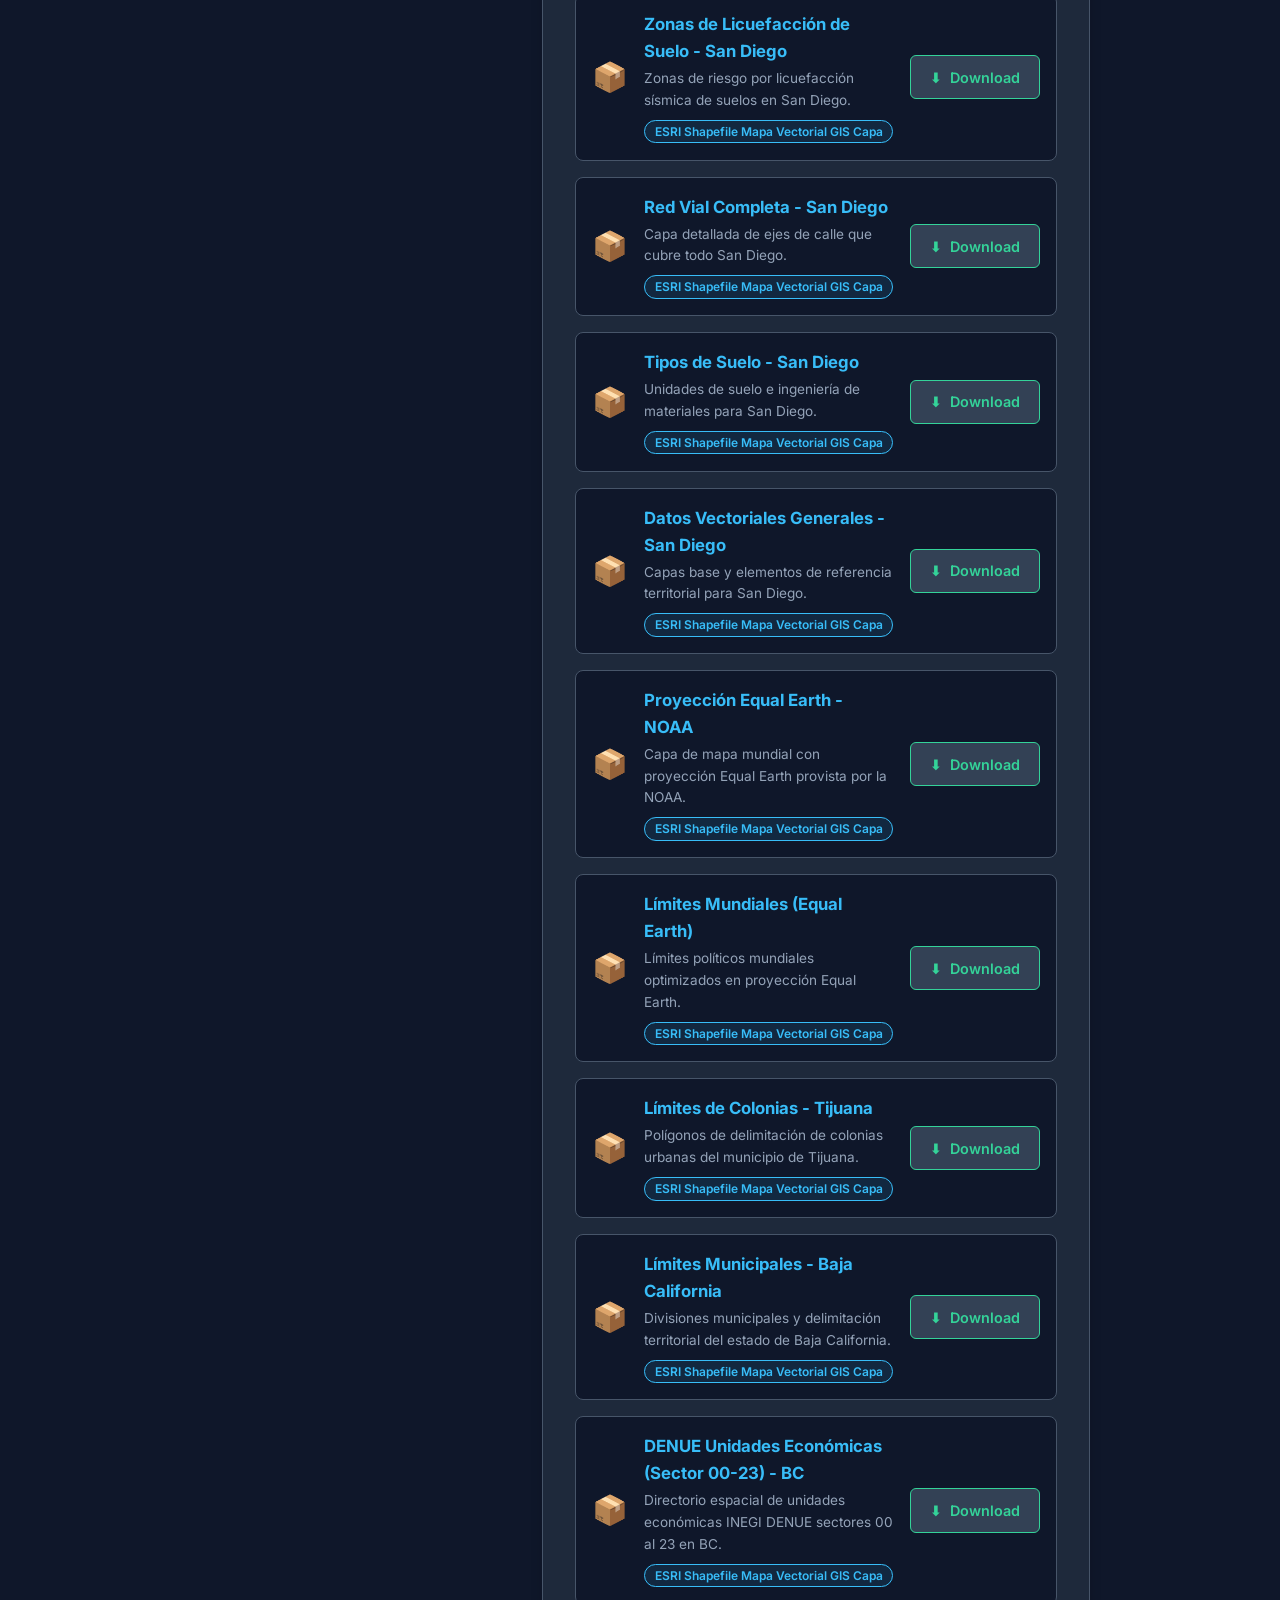
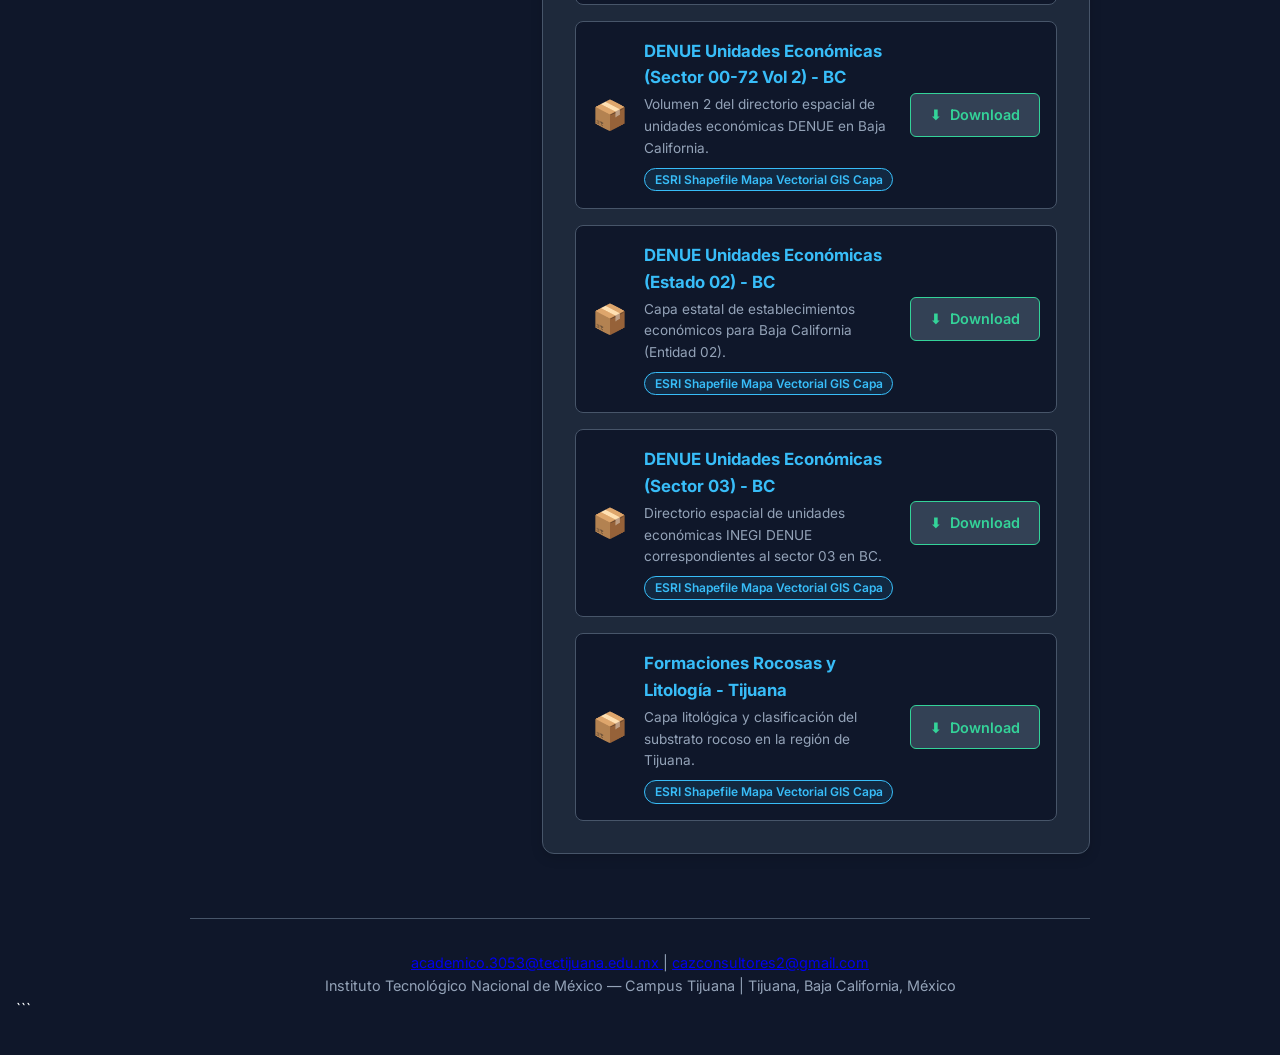
<file: resources.html>
<!DOCTYPE html>
<html lang="en">
<head>
    <meta charset="UTF-8">
    <meta name="viewport" content="width=device-width, initial-scale=1.0">
    <title>Recursos & Wishlist | Lux in Tenebris</title>
    <meta name="description" content="Dynamic repository of files, research materials, contributions, and request wishlist.">
    
    <!-- Google Fonts -->
    <link rel="preconnect" href="https://fonts.googleapis.com">
    <link rel="preconnect" href="https://fonts.gstatic.com" crossorigin>
    <link href="https://fonts.googleapis.com/css2?family=Fira+Code:wght@400;600&family=Inter:wght@300;400;600;700;800&display=swap" rel="stylesheet">

    <!-- Estilos locales -->
    <link rel="stylesheet" href="style.css">
</head>

<body>

    <!-- Barra de controles flotantes -->
    <div class="controls-bar">

        <!-- 1. Botón Inicio -->
        <a href="index.html" class="control-btn"
           style="text-decoration: none; display: inline-flex; align-items: center; justify-content: center;">
            &larr;&nbsp;
            <span class="lang-en">Home</span>
            <span class="lang-es">Inicio</span>
            <span class="lang-zh">首页</span>
        </a>

        <!-- 2. Botón Comunidad -->
        <a href="comunidad.html" class="control-btn"
           style="text-decoration: none; display: inline-flex; align-items: center; justify-content: center;">
            <span class="lang-en">Community</span>
            <span class="lang-es">Comunidad</span>
            <span class="lang-zh">社区</span>
        </a>

        <!-- 3. Botón Cambio de Tema -->
        <button class="control-btn" id="themeToggle" onclick="toggleTheme()"
                style="display: inline-flex; align-items: center; justify-content: center;">
            ☀️
        </button>

        <!-- 4. Botón Idioma -->
        <button class="control-btn" id="langToggle" onclick="toggleLang()"
                style="display: inline-flex; align-items: center; justify-content: center;">
            🌐 EN
        </button>

    </div>


    <div class="container">

        <!-- =====================================================
             HEADER
        ====================================================== -->

        <header class="blog-header">

            <img src="assets/coronadotorres.jpeg"
                 alt="Emblem Tijuana Switzerland"
                 class="header-emblem"
                 onerror="this.style.display='none'">

            <h1 class="blog-title">

                <span class="lang-en">Resources & Downloads</span>
                <span class="lang-es">Recursos y Descargas</span>
                <span class="lang-zh">资源与下载</span>

            </h1>

            <p class="blog-subtitle lang-en">
                Central repository for GIS datasets, academic documents, media files, and feature requests.
            </p>

            <p class="blog-subtitle lang-es">
                Repositorio central de datos SIG, documentos académicos, multimedia y solicitudes.
            </p>

            <p class="blog-subtitle lang-zh">
                GIS数据集、学术文档、多媒体文件及需求列表的中央存储库。
            </p>

        </header>


        <!-- =====================================================
             LAYOUT DE 2 COLUMNAS
        ====================================================== -->

        <div class="two-column-layout"
             style="display: grid; grid-template-columns: 320px 1fr; gap: 2rem; align-items: start; margin-top: 2rem;">


            <!-- =================================================
                 COLUMNA IZQUIERDA
            ================================================== -->

            <aside class="sidebar-left"
                   style="position: sticky; top: 20px;">

               <!-- =================================================
                     WISHLIST
                ================================================== -->

                <section class="forum-section"
                         style="margin-top: 1.5rem;">

                    <h3 class="forum-header">

                        ⭐
                        <span class="lang-en">Resource Wishlist</span>
                        <span class="lang-es">Lista de Deseos</span>
                        <span class="lang-zh">愿望清单</span>

                    </h3>


                    <p class="forum-sub lang-en">
                        Add items or datasets you need.
                    </p>

                    <p class="forum-sub lang-es">
                        Agrega elementos o datos que necesites.
                    </p>

                    <p class="forum-sub lang-zh">
                        添加您需要的资源或数据集。
                    </p>


                    <div class="wishlist-form">

                        <input
                            type="text"
                            id="wishlistInput"
                            placeholder="Add request / Solicitud / 添加需求...">

                        <button
                            onclick="addWishlistItem()"
                            class="doc-link"
                            style="cursor: pointer; margin-top: 0.5rem; width: 100%;">

                            ➕
                            <span class="lang-en">Add</span>
                            <span class="lang-es">Agregar</span>
                            <span class="lang-zh">添加</span>

                        </button>

                    </div>


                    <ul
                        id="wishlistContainer"
                        class="wishlist-list"
                        style="margin-top: 1rem;">

                        <!-- Elementos agregados dinámicamente -->

                    </ul>

                </section>


                <!-- =================================================
                     FORO
                ================================================== -->

                <section class="forum-section"
                         style="margin-top: 1.5rem;">

                    <h2 class="forum-header"
                        style="font-size: 1.1rem;">

                        <span class="lang-en">💬 Community Forum</span>
                        <span class="lang-es">💬 Foro de Discusión</span>
                        <span class="lang-zh">💬 社区论坛</span>

                    </h2>


                    <p class="forum-sub"
                       style="font-size: 0.85rem;">

                        <span class="lang-en">
                            Open discussion thread.
                        </span>

                        <span class="lang-es">
                            Espacio de comentarios y debate.
                        </span>

                        <span class="lang-zh">
                            开放讨论区。
                        </span>

                    </p>


                    <!-- Contenedor dinámico cargado por forum.js -->

                    <div id="utterances-container"></div>

                </section>

<!-- =================================================
     CONTRIBUCIONES / RECEPCIÓN DE DATASETS
================================================== -->

<section class="forum-section" style="margin-top: 0;">

    <h3 class="forum-header">

        📥
        <span class="lang-en">Contribute a Resource</span>
        <span class="lang-es">Aportar un Recurso</span>
        <span class="lang-zh">贡献资源</span>

    </h3>


    <p class="forum-sub lang-en">
        Share a dataset, document, map, image, or academic resource
        that may be useful to the community.
    </p>

    <p class="forum-sub lang-es">
        Comparte un conjunto de datos, documento, mapa, imagen u otro
        recurso académico que pueda ser útil para la comunidad.
    </p>

    <p class="forum-sub lang-zh">
        分享可能对社区有用的数据集、文档、地图、图像或其他学术资源。
    </p>


    <!-- ==============================================
         THREE REQUIRED QUESTIONS
    =============================================== -->

    <div style="margin-top: 1rem;">

        <!-- 1. TITLE -->

        <label for="contributionTitle"
               class="lang-en"
               style="display:block; font-weight:600; margin-bottom:0.35rem;">
            1. Resource title
        </label>

        <label for="contributionTitle"
               class="lang-es"
               style="display:block; font-weight:600; margin-bottom:0.35rem;">
            1. Título del recurso
        </label>

        <label for="contributionTitle"
               class="lang-zh"
               style="display:block; font-weight:600; margin-bottom:0.35rem;">
            1. 资源标题
        </label>

        <input
            type="text"
            id="contributionTitle"
            placeholder="Ej. Colonias y vialidades de Tijuana"
            style="width:100%; box-sizing:border-box; margin-bottom:0.9rem;">


        <!-- 2. CATEGORY / KEYWORDS -->

        <label for="contributionCategory"
               class="lang-en"
               style="display:block; font-weight:600; margin-bottom:0.35rem;">
            2. Category / keywords
        </label>

        <label for="contributionCategory"
               class="lang-es"
               style="display:block; font-weight:600; margin-bottom:0.35rem;">
            2. Categoría / palabras clave
        </label>

        <label for="contributionCategory"
               class="lang-zh"
               style="display:block; font-weight:600; margin-bottom:0.35rem;">
            2. 类别 / 关键词
        </label>

        <input
            type="text"
            id="contributionCategory"
            placeholder="SIG, Tijuana, vialidades, INEGI, movilidad..."
            style="width:100%; box-sizing:border-box; margin-bottom:0.9rem;">


        <!-- 3. DESCRIPTION -->

        <label for="contributionDescription"
               class="lang-en"
               style="display:block; font-weight:600; margin-bottom:0.35rem;">
            3. Brief description
        </label>

        <label for="contributionDescription"
               class="lang-es"
               style="display:block; font-weight:600; margin-bottom:0.35rem;">
            3. Descripción breve
        </label>

        <label for="contributionDescription"
               class="lang-zh"
               style="display:block; font-weight:600; margin-bottom:0.35rem;">
            3. 简要说明
        </label>

        <textarea
            id="contributionDescription"
            rows="4"
            placeholder="Describe brevemente qué contiene el recurso y para qué puede utilizarse..."
            style="width:100%; box-sizing:border-box; resize:vertical; margin-bottom:1rem;"></textarea>

    </div>


    <!-- ==============================================
         DECLARATION / WAIVER
    =============================================== -->

    <div style="
        padding: 0.9rem;
        margin-top: 0.5rem;
        border: 1px solid rgba(128,128,128,0.35);
        border-radius: 8px;
        font-size: 0.78rem;
        line-height: 1.5;
    ">

        <strong>
            ⚠️
            <span class="lang-en">Contributor Declaration</span>
            <span class="lang-es">Declaración del aportante</span>
            <span class="lang-zh">贡献者声明</span>
        </strong>

        <p class="lang-en">
            By submitting a resource, I declare that I am responsible for
            the origin and lawful acquisition of the material I provide.
            I understand that the repository administrators do not assume
            responsibility for the legality, ownership, licensing,
            accuracy, or provenance of material submitted by third parties.
        </p>

        <p class="lang-es">
            Al enviar un recurso, declaro que soy responsable de la
            procedencia y obtención legal del material que proporciono.
            Entiendo que los administradores del repositorio no asumen
            responsabilidad por la legalidad, propiedad, licenciamiento,
            exactitud o procedencia de materiales enviados por terceros.
        </p>

        <p class="lang-zh">
            提交资源即表示本人声明对所提供材料的来源及合法取得负责。
            本人理解，仓库管理员不对第三方提交材料的合法性、所有权、
            许可、准确性或来源承担责任。
        </p>


        <p class="lang-en">
            I also declare that the submitted material is reasonably
            accurate to the best of my knowledge and does not intentionally
            contain illegal, malicious, harmful, sexually explicit,
            abusive, discriminatory, defamatory, or otherwise inappropriate
            content.
        </p>

        <p class="lang-es">
            Asimismo, declaro que, hasta donde sé, el material presentado
            es razonablemente verídico y no contiene intencionalmente
            contenido ilegal, malicioso, dañino, sexualmente explícito,
            abusivo, discriminatorio, difamatorio o de cualquier otra forma
            inapropiado.
        </p>

        <p class="lang-zh">
            本人同时声明，据本人所知，所提交材料基本真实，不故意包含
            非法、恶意、有害、露骨色情、侮辱性、歧视性、诽谤性或其他
            不适当内容。
        </p>


        <p style="margin-bottom:0;">

            <label style="display:flex; gap:0.5rem; align-items:flex-start; cursor:pointer;">

                <input
                    type="checkbox"
                    id="contributionAgreement"
                    style="margin-top:0.25rem;">

                <span>

                    <span class="lang-en">
                        I have read and accept this declaration.
                    </span>

                    <span class="lang-es">
                        He leído y acepto esta declaración.
                    </span>

                    <span class="lang-zh">
                        我已阅读并接受此声明。
                    </span>

                </span>

            </label>

        </p>

    </div>


    <!-- ==============================================
         SUBMIT BUTTON
    =============================================== -->

    <button
        type="button"
        onclick="submitContribution()"
        class="doc-link"
        style="
            display:block;
            width:100%;
            margin-top:1rem;
            cursor:pointer;
            border:none;
        ">

        📤
        <span class="lang-en">Submit Resource for Review</span>
        <span class="lang-es">Enviar Recurso para Revisión</span>
        <span class="lang-zh">提交资源供审核</span>

    </button>


    <!-- ==============================================
         IMPORTANT NOTE
    =============================================== -->

    <p style="
        font-size:0.72rem;
        line-height:1.45;
        margin-top:0.8rem;
        opacity:0.75;
    ">

        <span class="lang-en">
            All contributions are subject to review before inclusion.
            Do not submit personal, confidential, restricted, illegal,
            or copyrighted material without appropriate permission.
        </span>

        <span class="lang-es">
            Todas las contribuciones serán revisadas antes de su inclusión.
            No envíes información personal, confidencial, restringida,
            ilegal o material protegido por derechos de autor sin la
            autorización correspondiente.
        </span>

        <span class="lang-zh">
            所有贡献将在加入资源库前进行审核。请勿提交个人、机密、
            受限制或非法信息，也不要在没有适当许可的情况下提交
            受版权保护的材料。
        </span>

    </p>

</section>


            </aside>


            <!-- =================================================
                 COLUMNA DERECHA
            ================================================== -->

            <main class="main-content">


                <!-- BUSCADOR -->

                <section class="search-section"
                         style="margin-bottom: 1.5rem;">

                    <input
                        type="text"
                        id="searchInput"
                        onkeyup="filterResources()"
                        placeholder="🔍 Search resources / Buscar recursos / 搜索资源...">

                </section>


                <!-- ARCHIVOS -->

                <section class="post-card">

                    <h2 class="post-title">

                        📦
                        <span class="lang-en">Available Files</span>
                        <span class="lang-es">Archivos Disponibles</span>
                        <span class="lang-zh">可用文件</span>

                    </h2>


                    <div
                        id="resourcesContainer"
                        class="resources-grid">

                        <!-- Se poblará dinámicamente mediante recursos.js -->

                    </div>

                </section>


            </main>

        </div>


        <!-- =====================================================
             FOOTER
        ====================================================== -->

        <footer style="margin-top: 4rem;">

            <div class="footer-links">

                <a href="mailto:academico.3053@tectijuana.edu.mx">
                    academico.3053@tectijuana.edu.mx
                </a>

                <span>|</span>

                <a href="mailto:cazconsultores2@gmail.com">
                    cazconsultores2@gmail.com
                </a>

            </div>


            <p>
                Instituto Tecnológico Nacional de México — Campus Tijuana |
                Tijuana, Baja California, México
            </p>

        </footer>

    </div>


    <!-- =====================================================
         RESPONSIVE
    ====================================================== -->

    <style>

        @media (max-width: 850px) {

            .two-column-layout {
                grid-template-columns: 1fr !important;
            }

            .sidebar-left {
                position: static !important;
            }

        }

    </style>


    <!-- =====================================================
         SCRIPTS
    ====================================================== -->

    <script src="script.js"></script>
    <script src="recursos.js"></script>
    <script src="forum.js"></script>

</body>
</html>
```
</file>
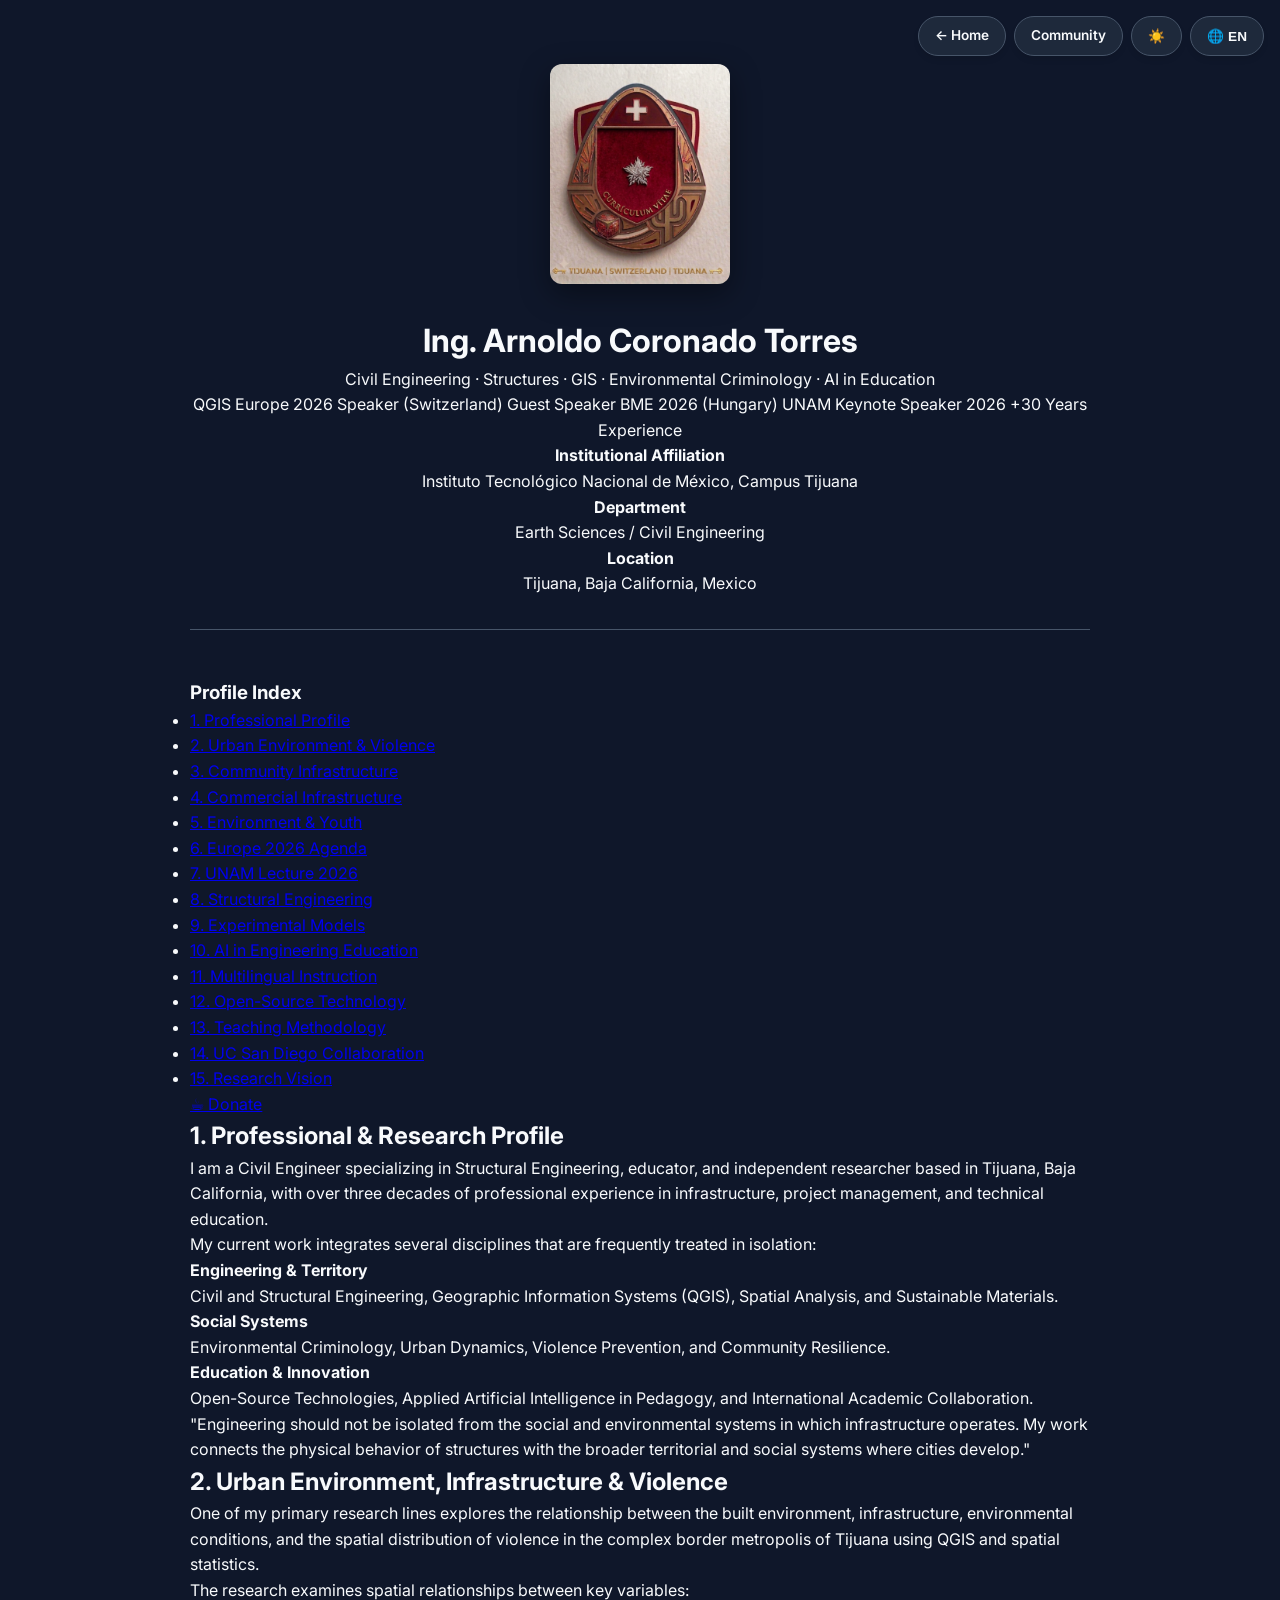
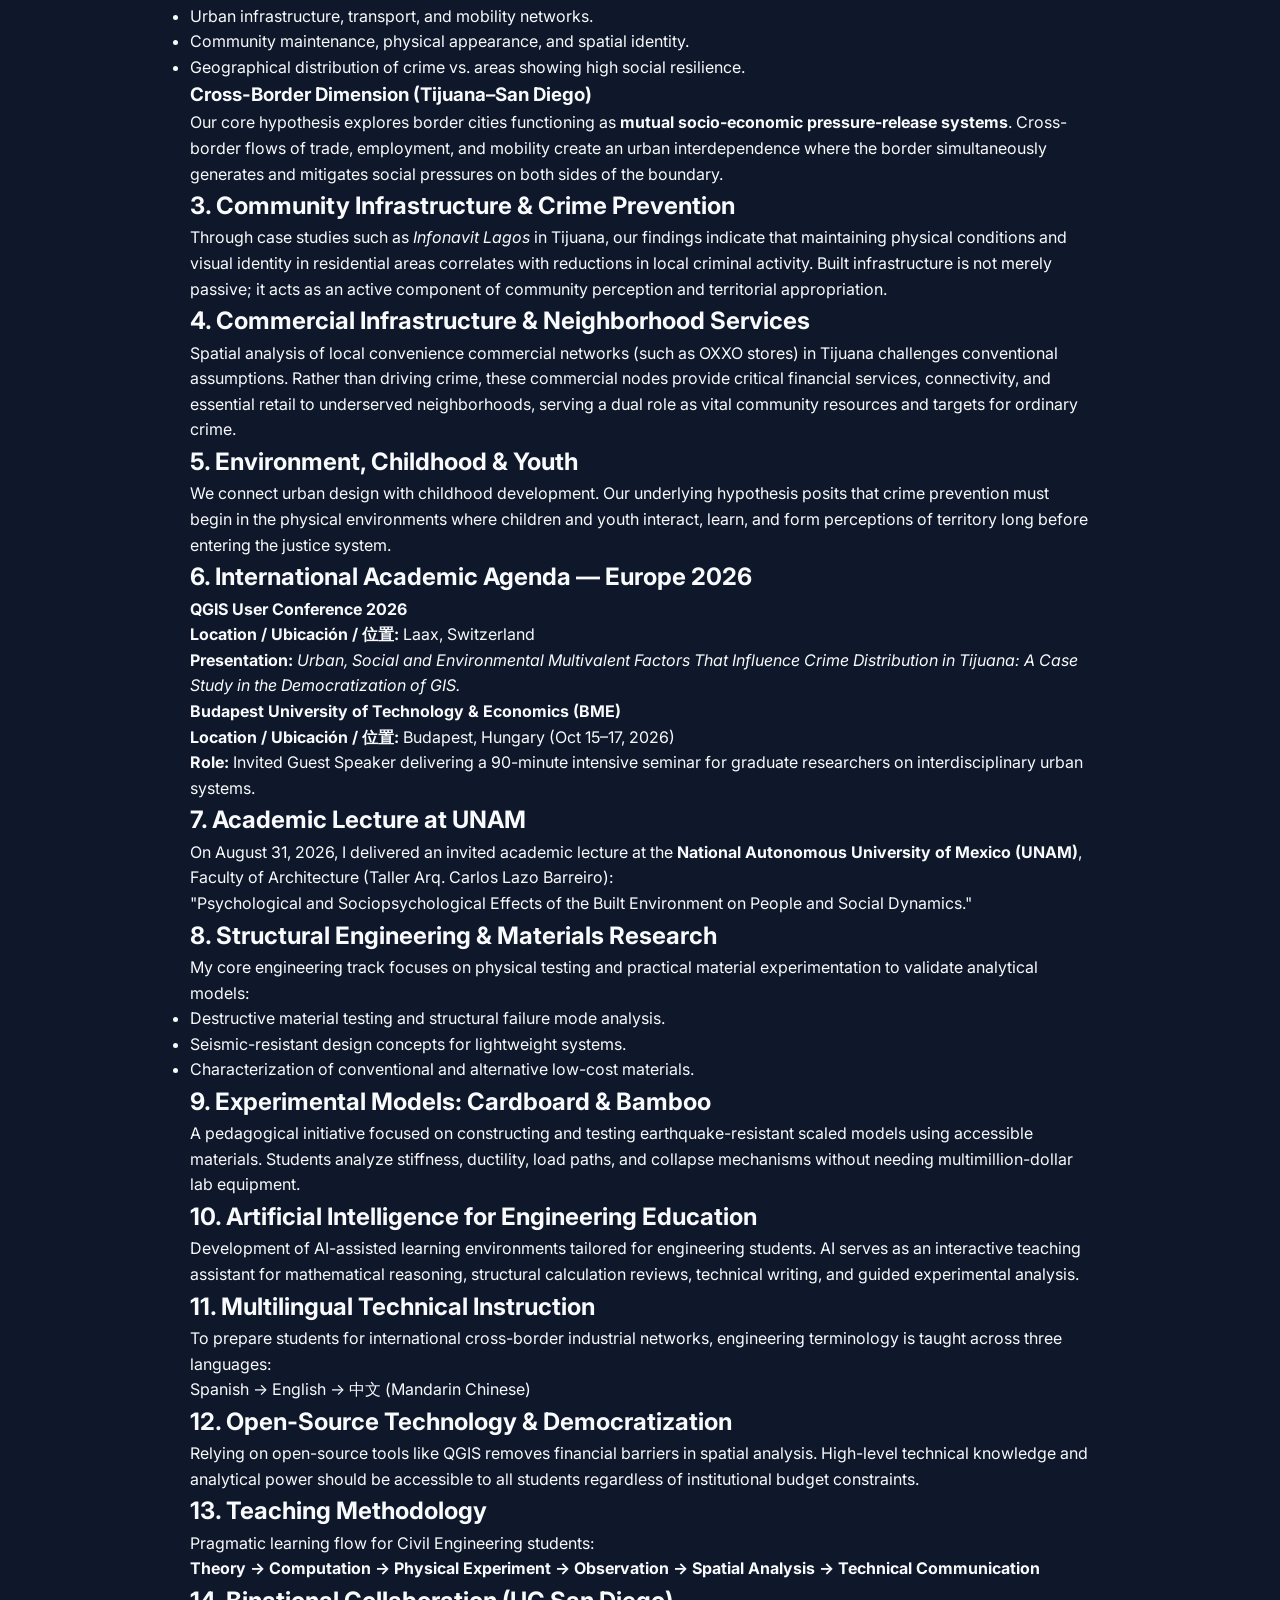
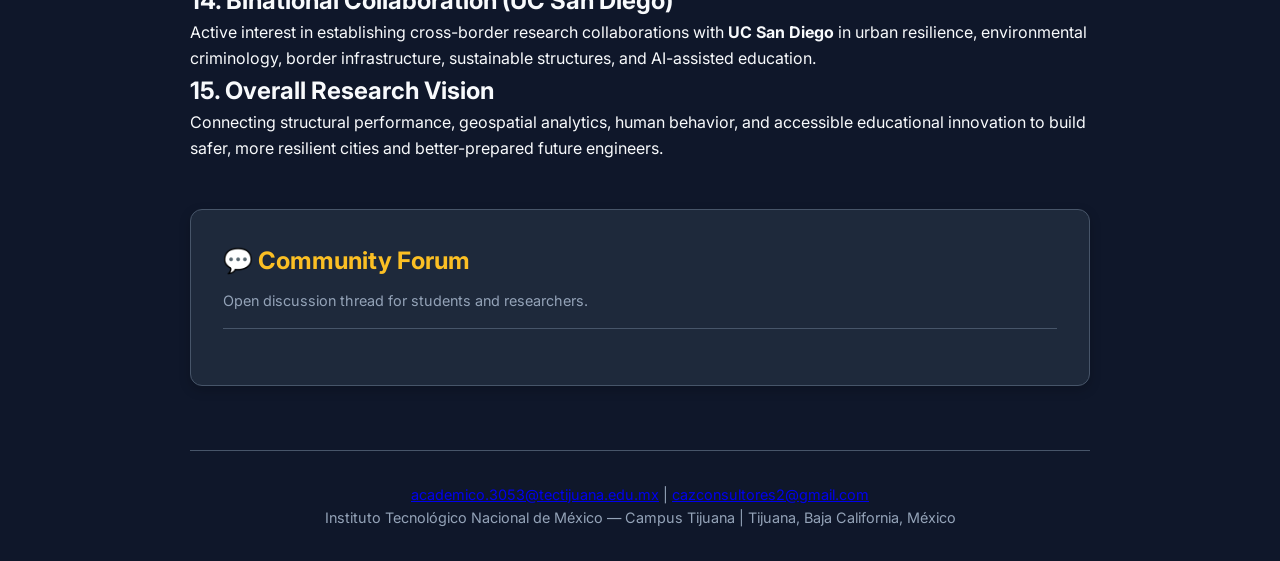
<file: sameri.html>
<!DOCTYPE html>
<html lang="en">
<head>
    <meta charset="UTF-8">
    <meta name="viewport" content="width=device-width, initial-scale=1.0">
    <title>Eng. Arnoldo Coronado Torres - Technical & Academic Profile</title>
    <meta name="description" content="Technical, academic and research profile of Eng. Arnoldo Coronado Torres. Structural Engineering, GIS, Environmental Criminology, and AI in Education.">
    
    <link rel="preconnect" href="https://fonts.googleapis.com">
    <link rel="preconnect" href="https://fonts.gstatic.com" crossorigin>
    <link href="https://fonts.googleapis.com/css2?family=Fira+Code:wght@400;600&family=Inter:wght@300;400;600;700;800&display=swap" rel="stylesheet">

    <!-- Estilo global unificado -->
    <link rel="stylesheet" href="style.css">
</head>
<body>

 <!-- Barra de controles flotantes -->
<div class="controls-bar">
    <!-- 1. Botón Inicio con Flecha -->
    <a href="index.html" class="control-btn" style="text-decoration: none; display: inline-flex; align-items: center; justify-content: center;">
        &larr;&nbsp;<span class="lang-en">Home</span><span class="lang-es">Inicio</span><span class="lang-zh">首页</span>
    </a>

    <!-- 2. Botón Comunidad (Centrado) -->
    <a href="comunidad.html" class="control-btn" style="text-decoration: none; display: inline-flex; align-items: center; justify-content: center;">
        <span class="lang-en">Community</span><span class="lang-es">Comunidad</span><span class="lang-zh">社区</span>
    </a>

    <!-- 3. Botón Cambio de Tema (Sol/Luna + Mode) -->
    <button class="control-btn" id="themeToggle" onclick="toggleTheme()" style="display: inline-flex; align-items: center; justify-content: center;">
        ☀️
    </button>

    <!-- 4. Botón Idioma -->
    <button class="control-btn" id="langToggle" onclick="toggleLang()" style="display: inline-flex; align-items: center; justify-content: center;">
        🌐 EN
    </button>
</div>

<div class="container">

    <header class="blog-header">
        <img src="assets/yo.jpeg" alt="Ing. Arnoldo Coronado Torres" class="header-emblem">
        
        <h1 class="header-title">Ing. Arnoldo Coronado Torres</h1>
        <div class="header-subtitle">
            <span class="lang-en">Civil Engineering · Structures · GIS · Environmental Criminology · AI in Education</span>
            <span class="lang-es">Ingeniería Civil · Estructuras · SIG · Criminología Ambiental · IA en la Educación</span>
            <span class="lang-zh">土木工程 · 结构 · 地理信息系统 · 环境犯罪学 · 教育人工智能</span>
        </div>
        
        <div class="badge-container">
            <span class="badge highlight">QGIS Europe 2026 Speaker (Switzerland)</span>
            <span class="badge highlight">Guest Speaker BME 2026 (Hungary)</span>
            <span class="badge">UNAM Keynote Speaker 2026</span>
            <span class="badge">+30 Years Experience</span>
        </div>

        <div class="meta-grid">
            <div class="meta-item">
                <strong class="lang-en">Institutional Affiliation</strong>
                <strong class="lang-es">Afiliación Institucional</strong>
                <strong class="lang-zh">机构信息</strong>
                Instituto Tecnológico Nacional de México, Campus Tijuana
            </div>
            <div class="meta-item">
                <strong class="lang-en">Department</strong>
                <strong class="lang-es">Departamento</strong>
                <strong class="lang-zh">部门</strong>
                <span class="lang-en">Earth Sciences / Civil Engineering</span>
                <span class="lang-es">Ciencias de la Tierra / Ingeniería Civil</span>
                <span class="lang-zh">地球科学 / 土木工程</span>
            </div>
            <div class="meta-item">
                <strong class="lang-en">Location</strong>
                <strong class="lang-es">Ubicación</strong>
                <strong class="lang-zh">位置</strong>
                Tijuana, Baja California, Mexico
            </div>
        </div>
    </header>

    <nav class="nav-index">
        <h3 class="lang-en">Profile Index</h3>
        <h3 class="lang-es">Índice del Perfil</h3>
        <h3 class="lang-zh">个人简介索引</h3>
        <ul>
            <li><a href="#sec-1"><span class="lang-en">1. Professional Profile</span><span class="lang-es">1. Perfil Profesional</span><span class="lang-zh">1. 专业与研究经历</span></a></li>
            <li><a href="#sec-2"><span class="lang-en">2. Urban Environment & Violence</span><span class="lang-es">2. Entorno Urbano y Violencia</span><span class="lang-zh">2. 城市环境与暴力</span></a></li>
            <li><a href="#sec-3"><span class="lang-en">3. Community Infrastructure</span><span class="lang-es">3. Infraestructura Comunitaria</span><span class="lang-zh">3. 社区基础设施</span></a></li>
            <li><a href="#sec-4"><span class="lang-en">4. Commercial Infrastructure</span><span class="lang-es">4. Infraestructura Comercial</span><span class="lang-zh">4. 商业基础设施</span></a></li>
            <li><a href="#sec-5"><span class="lang-en">5. Environment & Youth</span><span class="lang-es">5. Entorno y Juventud</span><span class="lang-zh">5. 环境与青年</span></a></li>
            <li><a href="#sec-6"><span class="lang-en">6. Europe 2026 Agenda</span><span class="lang-es">6. Agenda Europa 2026</span><span class="lang-zh">6. 2026年欧洲学术议程</span></a></li>
            <li><a href="#sec-7"><span class="lang-en">7. UNAM Lecture 2026</span><span class="lang-es">7. Cátedra UNAM 2026</span><span class="lang-zh">7. 2026年 UNAM 学术讲座</span></a></li>
            <li><a href="#sec-8"><span class="lang-en">8. Structural Engineering</span><span class="lang-es">8. Ingeniería Estructural</span><span class="lang-zh">8. 结构工程</span></a></li>
            <li><a href="#sec-9"><span class="lang-en">9. Experimental Models</span><span class="lang-es">9. Modelos Experimentales</span><span class="lang-zh">9. 实验模型</span></a></li>
            <li><a href="#sec-10"><span class="lang-en">10. AI in Engineering Education</span><span class="lang-es">10. IA en Educación</span><span class="lang-zh">10. 工程教育中的人工智能</span></a></li>
            <li><a href="#sec-11"><span class="lang-en">11. Multilingual Instruction</span><span class="lang-es">11. Enseñanza Multilingüe</span><span class="lang-zh">11. 多语言技术教学</span></a></li>
            <li><a href="#sec-12"><span class="lang-en">12. Open-Source Technology</span><span class="lang-es">12. Software Libre</span><span class="lang-zh">12. 开源技术</span></a></li>
            <li><a href="#sec-13"><span class="lang-en">13. Teaching Methodology</span><span class="lang-es">13. Metodología Docente</span><span class="lang-zh">13. 教学方法</span></a></li>
            <li><a href="#sec-14"><span class="lang-en">14. UC San Diego Collaboration</span><span class="lang-es">14. Colaboración UCSD</span><span class="lang-zh">14. 圣地亚哥分校合作</span></a></li>
            <li><a href="#sec-15"><span class="lang-en">15. Research Vision</span><span class="lang-es">15. Visión de Investigación</span><span class="lang-zh">15. 研究愿景</span></a></li>
        </ul>
    </nav>

    <main>

        <section id="sec-1">
            <h2>
                <span class="lang-en">1. Professional & Research Profile</span>
                <span class="lang-es">1. Perfil Profesional y de Investigación</span>
                <span class="lang-zh">1. 专业与研究履历</span>
            </h2>
            <div class="lang-en">
                <p>I am a Civil Engineer specializing in Structural Engineering, educator, and independent researcher based in Tijuana, Baja California, with over three decades of professional experience in infrastructure, project management, and technical education.</p>
                <p>My current work integrates several disciplines that are frequently treated in isolation:</p>
            </div>
            <div class="lang-es">
                <p>Soy Ingeniero Civil especializado en Ingeniería Estructural, docente e investigador independiente radicado en Tijuana, Baja California, con más de tres décadas de práctica profesional en infraestructura, gestión de proyectos y educación técnica.</p>
                <p>Mi trabajo convergente integra disciplinas que tradicionalmente se abordan de forma aislada:</p>
            </div>
            <div class="lang-zh">
                <p>我是一名居住在下加利福尼亚州蒂华纳的土木工程师，专注于结构工程，同时从事教育工作和独立研究，在基础设施、项目管理和技术教育方面拥有三十多年的专业经验。</p>
                <p>目前的工作将几个通常被分开研究的领域结合起来：</p>
            </div>
            
            <div class="card-grid">
                <div class="card">
                    <h4 class="lang-en">Engineering & Territory</h4>
                    <h4 class="lang-es">Ingeniería y Territorio</h4>
                    <h4 class="lang-zh">工程与地域</h4>
                    <p class="lang-en">Civil and Structural Engineering, Geographic Information Systems (QGIS), Spatial Analysis, and Sustainable Materials.</p>
                    <p class="lang-es">Ingeniería Civil y Estructural, Sistemas de Información Geográfica (QGIS), Análisis Espacial y Materiales Sostenibles.</p>
                    <p class="lang-zh">土木与结构工程、地理信息系统 (QGIS)、空间分析和可持续材料。</p>
                </div>
                <div class="card">
                    <h4 class="lang-en">Social Systems</h4>
                    <h4 class="lang-es">Sistemas Sociales</h4>
                    <h4 class="lang-zh">社会系统</h4>
                    <p class="lang-en">Environmental Criminology, Urban Dynamics, Violence Prevention, and Community Resilience.</p>
                    <p class="lang-es">Criminología Ambiental, Dinámicas Urbanas, Prevención de la Violencia y Resiliencia Comunitaria.</p>
                    <p class="lang-zh">环境犯罪学、城市动态、暴力预防和社区韧性。</p>
                </div>
                <div class="card">
                    <h4 class="lang-en">Education & Innovation</h4>
                    <h4 class="lang-es">Educación e Innovación</h4>
                    <h4 class="lang-zh">教育与创新</h4>
                    <p class="lang-en">Open-Source Technologies, Applied Artificial Intelligence in Pedagogy, and International Academic Collaboration.</p>
                    <p class="lang-es">Tecnologías Open-Source, Inteligencia Artificial aplicada a la Pedagogía y Colaboración Académica Internacional.</p>
                    <p class="lang-zh">开源技术、人工智能在教育中的应用以及国际学术合作。</p>
                </div>
            </div>

            <blockquote class="lang-en">
                "Engineering should not be isolated from the social and environmental systems in which infrastructure operates. My work connects the physical behavior of structures with the broader territorial and social systems where cities develop."
            </blockquote>
            <blockquote class="lang-es">
                "La ingeniería no debe aislarse de los sistemas sociales y ambientales en los que opera la infraestructura. Mi investigación conecta el comportamiento físico de las estructuras con los sistemas territoriales más amplios donde se desarrolla la sociedad."
            </blockquote>
            <blockquote class="lang-zh">
                “工程不应脱离基础设施所处的社会与环境系统。我的研究将结构的物理性能与城市发展的更广泛地域及社会系统联系起来。”
            </blockquote>
        </section>

        <section id="sec-2">
            <h2>
                <span class="lang-en">2. Urban Environment, Infrastructure & Violence</span>
                <span class="lang-es">2. Entorno Urbano, Infraestructura y Violencia</span>
                <span class="lang-zh">2. 城市环境、基础设施与暴力</span>
            </h2>
            <div class="lang-en">
                <p>One of my primary research lines explores the relationship between the built environment, infrastructure, environmental conditions, and the spatial distribution of violence in the complex border metropolis of Tijuana using QGIS and spatial statistics.</p>
                <p>The research examines spatial relationships between key variables:</p>
                <ul>
                    <li>Urban infrastructure, transport, and mobility networks.</li>
                    <li>Community maintenance, physical appearance, and spatial identity.</li>
                    <li>Geographical distribution of crime vs. areas showing high social resilience.</li>
                </ul>
                <h3>Cross-Border Dimension (Tijuana–San Diego)</h3>
                <p>Our core hypothesis explores border cities functioning as <strong>mutual socio-economic pressure-release systems</strong>. Cross-border flows of trade, employment, and mobility create an urban interdependence where the border simultaneously generates and mitigates social pressures on both sides of the boundary.</p>
            </div>
            <div class="lang-es">
                <p>Una de mis líneas de investigación principales explora la relación entre el entorno construido, la infraestructura, las condiciones ambientales y la distribución espacial de la violencia en Tijuana mediante QGIS y estadística espacial.</p>
                <p>El estudio analiza variables como:</p>
                <ul>
                    <li>Infraestructura urbana, transporte y movilidad.</li>
                    <li>Mantenimiento, apariencia física e identidad de la comunidad.</li>
                    <li>Distribución geográfica del delito frente a áreas de alta resiliencia social.</li>
                </ul>
                <h3>Dimensión Transfronteriza (Tijuana–San Diego)</h3>
                <p>Nuestra hipótesis central sostiene que las ciudades fronterizas funcionan como <strong>sistemas de liberación de presión socioeconómica mutua</strong>. La interdependencia económica sugiere que la frontera genera y mitiga presiones en ambos lados de la línea internacional.</p>
            </div>
            <div class="lang-zh">
                <p>我的主要研究方向之一是利用 QGIS 和空间统计学，探索蒂华纳这一复杂边境大都市中建筑环境、基础设施、环境条件与暴力空间分布之间的关系。</p>
                <p>研究探讨了关键变量之间的空间关系：</p>
                <ul>
                    <li>城市基础设施、交通和流动网络。</li>
                    <li>社区维护、物理外观和空间认同感。</li>
                    <li>犯罪的地理分布与具有较高社会韧性的区域。</li>
                </ul>
                <h3>跨界维度 (蒂华纳–圣地亚哥)</h3>
                <p>我们的核心假设探讨了边境城市作为<strong>相互调节社会经济压力的系统</strong>的功能。贸易、就业和流动的跨界流动创造了一种城市相互依存关系，边境在两侧同时产生并缓解社会压力。</p>
            </div>
        </section>

        <section id="sec-3">
            <h2>
                <span class="lang-en">3. Community Infrastructure & Crime Prevention</span>
                <span class="lang-es">3. Infraestructura Comunitaria y Prevención del Delito</span>
                <span class="lang-zh">3. 社区基础设施与犯罪预防</span>
            </h2>
            <p class="lang-en">Through case studies such as <em>Infonavit Lagos</em> in Tijuana, our findings indicate that maintaining physical conditions and visual identity in residential areas correlates with reductions in local criminal activity. Built infrastructure is not merely passive; it acts as an active component of community perception and territorial appropriation.</p>
            <p class="lang-es">A través de casos de estudio como <em>Infonavit Lagos</em> en Tijuana, la investigación demuestra que el mantenimiento físico y la apropiación visual del entorno residencial reducen los patrones delictivos. La infraestructura no es un elemento pasivo, sino un agente activo de la resiliencia.</p>
            <p class="lang-zh">通过蒂华纳 <em>Infonavit Lagos</em> 等案例研究，研究结果表明，维护住宅区的物理条件和视觉形象与当地犯罪活动的减少存在相关性。建成环境并非只是被动的背景，它也会影响社区对空间的感知以及居民对地域的归属感和认同。</p>
        </section>

        <section id="sec-4">
            <h2>
                <span class="lang-en">4. Commercial Infrastructure & Neighborhood Services</span>
                <span class="lang-es">4. Infraestructura Comercial y Servicios Vecinales</span>
                <span class="lang-zh">4. 商业基础设施与社区服务</span>
            </h2>
            <p class="lang-en">Spatial analysis of local convenience commercial networks (such as OXXO stores) in Tijuana challenges conventional assumptions. Rather than driving crime, these commercial nodes provide critical financial services, connectivity, and essential retail to underserved neighborhoods, serving a dual role as vital community resources and targets for ordinary crime.</p>
            <p class="lang-es">Al analizar espacialmente redes comerciales de proximidad (como tiendas OXXO) en Tijuana, la evidencia desmitifica supuestos previos: estas infraestructuras aportan acceso a servicios financieros y bienes esenciales a comunidades aisladas, actuando como recursos sociales clave.</p>
            <p class="lang-zh">对蒂华纳当地便利商业网络（如 OXXO 商店）的空间分析对一些传统假设提出了质疑。这些商业节点为服务不足的社区提供重要的金融服务、连通性和日常零售服务，同时也可能成为一般性犯罪的目标，因此具有社区资源与潜在犯罪目标的双重属性。</p>
        </section>

        <section id="sec-5">
            <h2>
                <span class="lang-en">5. Environment, Childhood & Youth</span>
                <span class="lang-es">5. Entorno Construido, Niñez y Juventud</span>
                <span class="lang-zh">5. 环境、儿童与青少年</span>
            </h2>
            <p class="lang-en">We connect urban design with childhood development. Our underlying hypothesis posits that crime prevention must begin in the physical environments where children and youth interact, learn, and form perceptions of territory long before entering the justice system.</p>
            <p class="lang-es">Conectamos el diseño urbano con el desarrollo infantil. La hipótesis de trabajo establece que la prevención de la violencia inicia en los espacios donde los niños y adolescentes crecen e interactúan. Intervenir la infraestructura es prevenir el delito desde la infancia.</p>
            <p class="lang-zh">我们将城市设计与儿童发展联系起来。我们的工作假设认为，犯罪预防应当从儿童和青少年互动、学习并形成地域认知的物理环境开始，而不是等到他们进入司法系统之后才进行干预。</p>
        </section>

        <section id="sec-6">
            <h2>
                <span class="lang-en">6. International Academic Agenda — Europe 2026</span>
                <span class="lang-es">6. Agenda Académica Internacional — Europa 2026</span>
                <span class="lang-zh">6. 国际学术议程 — 2026 欧洲</span>
            </h2>
            <div class="card-grid">
                <div class="card">
                    <h4>QGIS User Conference 2026</h4>
                    <p><strong>Location / Ubicación / 位置:</strong> Laax, Switzerland</p>
                    <p class="lang-en"><strong>Presentation:</strong> <em>Urban, Social and Environmental Multivalent Factors That Influence Crime Distribution in Tijuana: A Case Study in the Democratization of GIS.</em></p>
                    <p class="lang-es"><strong>Ponencia:</strong> <em>Factores multivalentes urbanos y sociales que influyen en el crimen en Tijuana: Un estudio de caso en la democratización de los SIG.</em></p>
                    <p class="lang-zh"><strong>演讲主题：</strong> <em>影响蒂华纳犯罪分布的城市、社会与环境多重因素：GIS 民主化的案例研究。</em></p>
                </div>
                <div class="card">
                    <h4>Budapest University of Technology & Economics (BME)</h4>
                    <p><strong>Location / Ubicación / 位置:</strong> Budapest, Hungary (Oct 15–17, 2026)</p>
                    <p class="lang-en"><strong>Role:</strong> Invited Guest Speaker delivering a 90-minute intensive seminar for graduate researchers on interdisciplinary urban systems.</p>
                    <p class="lang-es"><strong>Rol:</strong> Profesor Invitado impartiendo Cátedra Magistral intensiva de 90 minutos para posgrados e investigadores.</p>
                    <p class="lang-zh"><strong>角色：</strong> 特邀讲师，为研究生和研究人员开展一场 90 分钟的跨学科城市系统专题研讨会。</p>
                </div>
            </div>
        </section>

        <section id="sec-7">
            <h2>
                <span class="lang-en">7. Academic Lecture at UNAM</span>
                <span class="lang-es">7. Cátedra Magistral en la UNAM</span>
                <span class="lang-zh">7. 墨西哥国立自治大学 (UNAM) 学术讲座</span>
            </h2>
            <p class="lang-en">On August 31, 2026, I delivered an invited academic lecture at the <strong>National Autonomous University of Mexico (UNAM)</strong>, Faculty of Architecture (Taller Arq. Carlos Lazo Barreiro):</p>
            <p class="lang-es">El 31 de agosto de 2026 impartí la conferencia magistral invitada en la <strong>Universidad Nacional Autónoma de México (UNAM)</strong>, Facultad de Arquitectura:</p>
            <p class="lang-zh">2026年8月31日，应邀在<strong>墨西哥国立自治大学（UNAM）</strong>建筑学院发表学术演讲：</p>
            
            <blockquote class="lang-en">
                "Psychological and Sociopsychological Effects of the Built Environment on People and Social Dynamics."
            </blockquote>
            <blockquote class="lang-es">
                "Efectos Psicológicos y Sociopsicológicos del Entorno Construido en las Personas y en las Dinámicas Sociales."
            </blockquote>
            <blockquote class="lang-zh">
                “建成环境对人类及社会动态的心理与社会心理影响。”
            </blockquote>
        </section>

        <section id="sec-8">
            <h2>
                <span class="lang-en">8. Structural Engineering & Materials Research</span>
                <span class="lang-es">8. Ingeniería Estructural e Investigación de Materiales</span>
                <span class="lang-zh">8. 结构工程与材料研究</span>
            </h2>
            <div class="lang-en">
                <p>My core engineering track focuses on physical testing and practical material experimentation to validate analytical models:</p>
                <ul>
                    <li>Destructive material testing and structural failure mode analysis.</li>
                    <li>Seismic-resistant design concepts for lightweight systems.</li>
                    <li>Characterization of conventional and alternative low-cost materials.</li>
                </ul>
            </div>
            <div class="lang-es">
                <p>Mi segunda vertiente consolidada aborda la experimentación física y el análisis destructivo de materiales para fundamentar los modelos teóricos:</p>
                <ul>
                    <li>Pruebas de carga y análisis de modos de falla estructural.</li>
                    <li>Conceptos de diseño sismorresistente en estructuras ligeras.</li>
                    <li>Caracterización de materiales convencionales y alternativos de bajo costo.</li>
                </ul>
            </div>
            <div class="lang-zh">
                <p>我的核心工程方向侧重于物理测试和材料实验，以验证分析模型：</p>
                <ul>
                    <li>破坏性材料测试和结构破坏模式分析。</li>
                    <li>轻型系统的抗震设计理念。</li>
                    <li>传统及替代低成本材料的特性表征。</li>
                </ul>
            </div>
        </section>

        <section id="sec-9">
            <h2>
                <span class="lang-en">9. Experimental Models: Cardboard & Bamboo</span>
                <span class="lang-es">9. Estructuras Experimentales: Cartón y Bambú</span>
                <span class="lang-zh">9. 实验模型：纸板与竹材</span>
            </h2>
            <p class="lang-en">A pedagogical initiative focused on constructing and testing earthquake-resistant scaled models using accessible materials. Students analyze stiffness, ductility, load paths, and collapse mechanisms without needing multimillion-dollar lab equipment.</p>
            <p class="lang-es">Proyecto pedagógico enfocado en el diseño y ensaye sismorresistente con modelos a escala en cartón y bambú. Los alumnos analizan rigidez, ductilidad, trayectorias de cargas y mecanismos de colapso con insumos accesibles.</p>
            <p class="lang-zh">这是一项教学实践，侧重于使用易得材料构建和测试抗震缩尺模型。学生无需昂贵的实验室设备，即可分析刚度、延性、传力路径和倒塌机制。</p>
        </section>

        <section id="sec-10">
            <h2>
                <span class="lang-en">10. Artificial Intelligence for Engineering Education</span>
                <span class="lang-es">10. Inteligencia Artificial para la Educación en Ingeniería</span>
                <span class="lang-zh">10. 用于工程教育的人工智能</span>
            </h2>
            <p class="lang-en">Development of AI-assisted learning environments tailored for engineering students. AI serves as an interactive teaching assistant for mathematical reasoning, structural calculation reviews, technical writing, and guided experimental analysis.</p>
            <p class="lang-es">Desarrollo de entornos de aprendizaje asistidos por Inteligencia Artificial Generativa. El objetivo es convertir a la IA en un tutor técnico personalizado capaz de guiar el razonamiento matemático, la revisión de cálculos estructurales y la redacción técnica.</p>
            <p class="lang-zh">开发专为工程专业学生定制的人工智能辅助学习环境。人工智能作为互动式教学助手，用于数学推理、结构计算复核、技术写作和指导性实验分析。</p>
        </section>

        <section id="sec-11">
            <h2>
                <span class="lang-en">11. Multilingual Technical Instruction</span>
                <span class="lang-es">11. Educación Técnica Multilingüe</span>
                <span class="lang-zh">11. 多语言技术教学</span>
            </h2>
            <p class="lang-en">To prepare students for international cross-border industrial networks, engineering terminology is taught across three languages:</p>
            <p class="lang-es">Preparamos a los estudiantes del estado fronterizo de Baja California para la industria global integrando terminología técnica especializada en tres idiomas:</p>
            <p class="lang-zh">为了让学生为国际跨界工业网络做好准备，工程术语采用三种语言进行教学：</p>
            
            <div class="lang-box">
                Spanish &rarr; English &rarr; 中文 (Mandarin Chinese)
            </div>
        </section>

        <section id="sec-12">
            <h2>
                <span class="lang-en">12. Open-Source Technology & Democratization</span>
                <span class="lang-es">12. Software Libre y Democratización del Conocimiento</span>
                <span class="lang-zh">12. 开源技术与知识民主化</span>
            </h2>
            <p class="lang-en">Relying on open-source tools like QGIS removes financial barriers in spatial analysis. High-level technical knowledge and analytical power should be accessible to all students regardless of institutional budget constraints.</p>
            <p class="lang-es">Uso prioritario de herramientas Open-Source (QGIS) para eliminar las barreras económicas en el análisis territorial y la educación. El conocimiento técnico avanzado de nivel internacional debe ser accesible sin importar las limitaciones presupuestales.</p>
            <p class="lang-zh">借助 QGIS 等开源工具，可以降低空间分析中的经济门槛。无论机构预算条件如何，所有学生都应有机会获得高水平的技术知识和分析能力。</p>
        </section>

        <section id="sec-13">
            <h2>
                <span class="lang-en">13. Teaching Methodology</span>
                <span class="lang-es">13. Metodología Docente Activa</span>
                <span class="lang-zh">13. 教学方法</span>
            </h2>
            <p class="lang-en">Pragmatic learning flow for Civil Engineering students:</p>
            <p class="lang-es">Cátedra orientada a estudiantes de Ingeniería Civil con un flujo de aprendizaje pragmático:</p>
            <p class="lang-zh">土木工程专业学生的实用学习流程：</p>
            <p><strong>Theory &rarr; Computation &rarr; Physical Experiment &rarr; Observation &rarr; Spatial Analysis &rarr; Technical Communication</strong></p>
        </section>

        <section id="sec-14">
            <h2>
                <span class="lang-en">14. Binational Collaboration (UC San Diego)</span>
                <span class="lang-es">14. Potencial de Colaboración Binacional (UC San Diego)</span>
                <span class="lang-zh">14. 跨境合作（加州大学圣地亚哥分校）</span>
            </h2>
            <p class="lang-en">Active interest in establishing cross-border research collaborations with <strong>UC San Diego</strong> in urban resilience, environmental criminology, border infrastructure, sustainable structures, and AI-assisted education.</p>
            <p class="lang-es">Interés abierto en consolidar alianzas transfronterizas con investigadores de <strong>UC San Diego</strong> en temas de resiliencia urbana, criminología ambiental, dinámica de transporte fronterizo, estructuras sostenibles y sistemas educativos impulsados por IA.</p>
            <p class="lang-zh">积极寻求与<strong>加州大学圣地亚哥分校（UC San Diego）</strong>在城市韧性、环境犯罪学、边境基础设施、可持续结构和人工智能辅助教育等领域建立跨境研究合作。</p>
        </section>

        <section id="sec-15">
            <h2>
                <span class="lang-en">15. Overall Research Vision</span>
                <span class="lang-es">15. Visión General de Investigación</span>
                <span class="lang-zh">15. 总体研究愿景</span>
            </h2>
            <p class="lang-en">Connecting structural performance, geospatial analytics, human behavior, and accessible educational innovation to build safer, more resilient cities and better-prepared future engineers.</p>
            <p class="lang-es">Conectar el desempeño estructural, el análisis geoespacial, el comportamiento humano y la innovación educativa accesible para construir ciudades más seguras y resilientes, así como ingenieros mejor preparados.</p>
            <p class="lang-zh">将结构性能、地理空间分析、人类行为和易于获得的教育创新结合起来，建设更安全、更具韧性的城市，并培养准备更加充分的未来工程师。</p>
        </section>

    </main>

    <section class="forum-section" style="margin-top: 3rem;">
    <h2 class="forum-header">
        <span class="lang-en">💬 Community Forum</span>
        <span class="lang-es">💬 Foro de Discusión</span>
        <span class="lang-zh">💬 社区论坛</span>
    </h2>
    <p class="forum-sub">
        <span class="lang-en">Open discussion thread for students and researchers.</span>
        <span class="lang-es">Espacio de comentarios y debate para alumnos e investigadores.</span>
        <span class="lang-zh">面向学生和研究人员的开放讨论区。</span>
    </p>
    
    <div id="utterances-container"></div>
</section>
    <footer>
        <div class="footer-links">
            <a href="mailto:academico.3053@tectijuana.edu.mx">academico.3053@tectijuana.edu.mx</a>
            <span>|</span>
            <a href="mailto:cazconsultores2@gmail.com">cazconsultores2@gmail.com</a>
        </div>
        <p>Instituto Tecnológico Nacional de México — Campus Tijuana | Tijuana, Baja California, México</p>
    </footer>

</div>

<!-- JavaScript global -->
<script src="script.js"></script>
<script src="forum.js"></script>
</body>
</html>
</file>
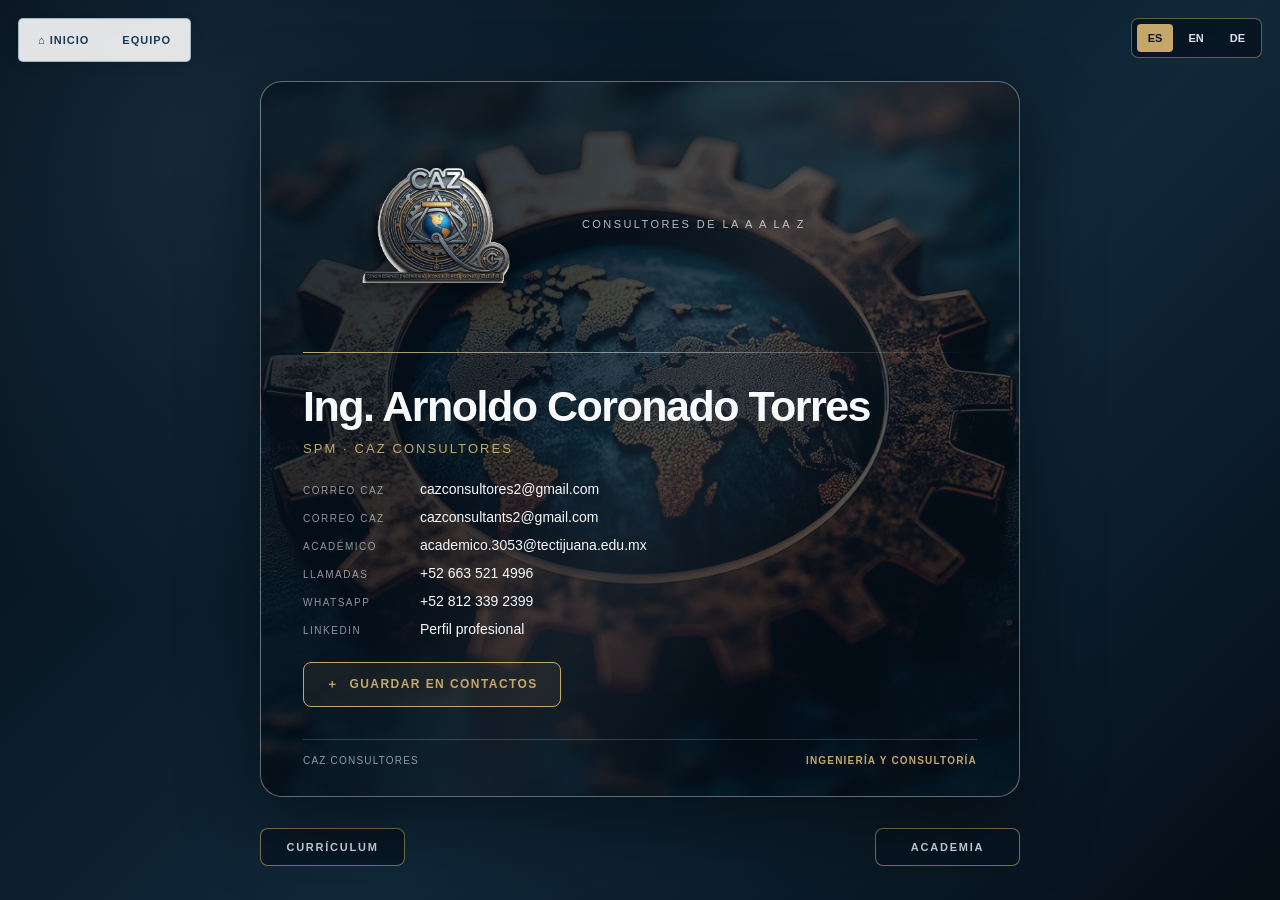
<file: CAZ/team/ceo.html>
<!DOCTYPE html>
<html lang="es">
<head>
  <meta charset="UTF-8">
  <meta name="viewport" content="width=device-width, initial-scale=1">
  <meta name="theme-color" content="#071522">
  <meta name="description" content="Tarjeta profesional de Ing. Arnoldo Coronado Torres — CAZ Consultores.">
  <title>Ing. Arnoldo Coronado Torres | CAZ Consultores</title>

  <style>
    :root {
      --navy: #071522;
      --silver: #d9e1e8;
      --gold: #c6a76a;
      --white: #f7f9fb;
    }

    * { box-sizing: border-box; }

    html, body { min-height: 100%; }

    body {
      margin: 0;
      min-height: 100vh;
      display: grid;
      place-items: center;
      padding: 75px 16px 28px;
      color: var(--white);
      background:
        radial-gradient(circle at 15% 15%, rgba(48,87,116,.34), transparent 36%),
        linear-gradient(135deg, #030a11, #10283a 58%, #050d16);
      font-family: "Segoe UI", Arial, sans-serif;
    }

    /* MAIN BUSINESS CARD */

    .business-card {
      position: relative;
      isolation: isolate;
      overflow: hidden;
      width: min(100%, 760px);
      min-height: 430px;
      padding: 34px 42px 30px;
      border: 1px solid rgba(220,230,239,.42);
      border-radius: 22px;
      background:
        linear-gradient(105deg, rgba(4,16,28,.88), rgba(5,20,34,.63)),
        url("../assets/tarjeta.png") center / cover no-repeat;
      box-shadow: 0 28px 80px rgba(0,0,0,.48);
    }

    .business-card::after {
      content: "";
      position: absolute;
      z-index: -1;
      inset: 0;
      background: linear-gradient(
        120deg,
        transparent 35%,
        rgba(191,211,226,.08),
        transparent 72%
      );
      pointer-events: none;
    }

    .brand {
      display: flex;
      align-items: center;
      min-height: 72px;
    }

    .brand img {
      display: block;
      width: 264px;
      height: 216px;
      object-fit: contain;
      object-position: left center;
      filter: drop-shadow(0 3px 9px rgba(0,0,0,.55));
    }

    .brand-caption {
      margin-left: 15px;
      color: rgba(233,240,246,.76);
      font-size: 11px;
      letter-spacing: .22em;
      text-transform: uppercase;
    }

    .rule {
      width: 100%;
      height: 1px;
      margin: 20px 0 30px;
      background: linear-gradient(
        90deg,
        var(--gold),
        rgba(217,225,232,.55),
        transparent
      );
    }

    .person {
      margin: 0;
      font-size: clamp(27px,5vw,43px);
      line-height: 1.08;
      font-weight: 650;
      letter-spacing: -.035em;
    }

    .role {
      margin: 11px 0 25px;
      color: var(--gold);
      font-size: 13px;
      letter-spacing: .16em;
      text-transform: uppercase;
    }

    .contact-list {
      display: grid;
      gap: 12px;
      margin-top: 8px;
    }

    .contact-row {
      display: flex;
      align-items: baseline;
      gap: 12px;
      flex-wrap: wrap;
    }

    .contact-label {
      width: 105px;
      flex: 0 0 105px;
      color: rgba(217,225,232,.64);
      font-size: 10px;
      letter-spacing: .15em;
      text-transform: uppercase;
    }

    .contact-row a,
    .contact-row span.value {
      color: var(--white);
      font-size: 14px;
      text-decoration: none;
      overflow-wrap: anywhere;
    }

    .contact-row a:hover {
      color: var(--gold);
      text-decoration: underline;
    }

    /* SAVE CONTACT */

    .save-contact {
      display: inline-flex;
      align-items: center;
      justify-content: center;
      gap: 10px;
      margin-top: 25px;
      padding: 13px 22px;
      border: 1px solid var(--gold);
      border-radius: 8px;
      color: var(--gold);
      background: rgba(198,167,106,.08);
      text-decoration: none;
      font-size: 12px;
      font-weight: 600;
      letter-spacing: .12em;
      transition: .25s ease;
    }

    .save-contact:hover {
      color: var(--navy);
      background: var(--gold);
      transform: translateY(-2px);
    }

    /* FOOTER */

    .footer {
      display: flex;
      justify-content: space-between;
      align-items: end;
      gap: 16px;
      margin-top: 32px;
      padding-top: 15px;
      border-top: 1px solid rgba(217,225,232,.2);
      color: rgba(217,225,232,.65);
      font-size: 10px;
      letter-spacing: .12em;
      text-transform: uppercase;
    }

    .footer strong {
      color: var(--gold);
      font-weight: 600;
    }

    /* LANGUAGE SELECTOR */

    .language-nav {
      position: fixed;
      top: 18px;
      right: 18px;
      z-index: 10000;
      display: flex;
      gap: 4px;
      padding: 5px;
      background: rgba(7,21,34,.9);
      border: 1px solid rgba(198,167,106,.5);
      border-radius: 7px;
      backdrop-filter: blur(8px);
    }

    .language-nav button {
      padding: 8px 11px;
      border: none;
      border-radius: 4px;
      color: var(--silver);
      background: transparent;
      cursor: pointer;
      font-size: 11px;
      font-weight: 700;
      transition: .2s;
    }

    .language-nav button:hover,
    .language-nav button.active {
      color: var(--navy);
      background: var(--gold);
    }

    /* CAZ UNIVERSAL NAVIGATION */

    .caz-mini-nav {
      position: fixed;
      top: 18px;
      left: 18px;
      z-index: 9999;
      display: flex;
      gap: 7px;
      padding: 6px;
      background: rgba(255,255,255,.88);
      border: 1px solid rgba(40,101,138,.35);
      border-radius: 5px;
      box-shadow: 0 3px 12px rgba(0,0,0,.10);
      backdrop-filter: blur(8px);
    }

    .caz-mini-nav a {
      text-decoration: none;
      color: #173c59;
      font-size: 11px;
      font-weight: 600;
      letter-spacing: 1px;
      padding: 9px 13px;
      border-radius: 3px;
      transition: .2s;
    }

    .caz-mini-nav a:hover {
      background: #28658a;
      color: white;
    }

    /* PROFESSIONAL ECOSYSTEM LINKS */

    .professional-links {
      width: min(100%,760px);
      display: flex;
      justify-content: space-between;
      align-items: center;
      gap: 15px;
      margin-top: 18px;
    }

    .professional-links a {
      display: inline-flex;
      align-items: center;
      justify-content: center;
      min-width: 145px;
      padding: 12px 20px;
      border: 1px solid rgba(198,167,106,.65);
      border-radius: 8px;
      color: var(--silver);
      background: rgba(7,21,34,.78);
      text-decoration: none;
      font-size: 11px;
      font-weight: 600;
      letter-spacing: .16em;
      transition: .25s ease;
    }

    .professional-links a:hover {
      color: var(--navy);
      background: var(--gold);
      border-color: var(--gold);
      transform: translateY(-3px);
      box-shadow: 0 7px 20px rgba(0,0,0,.25);
    }

    /* RESPONSIVE */

    @media(max-width:560px) {
      body { padding: 85px 10px 20px; }

      .business-card {
        min-height: 0;
        padding: 25px 22px 22px;
        border-radius: 17px;
      }

      .brand img {
        width: 70px;
        height: 60px;
      }

      .brand-caption {
        font-size: 9px;
        letter-spacing: .15em;
      }

      .rule { margin: 16px 0 25px; }

      .contact-label {
        width: 82px;
        flex-basis: 82px;
      }

      .contact-row a,
      .contact-row span.value {
        font-size: 13px;
      }

      .footer {
        margin-top: 25px;
        font-size: 9px;
      }

      .professional-links {
        justify-content: center;
        gap: 10px;
      }

      .professional-links a {
        min-width: 0;
        flex: 1;
        padding: 12px 8px;
        font-size: 10px;
      }

      .caz-mini-nav {
        top: 10px;
        left: 8px;
        gap: 2px;
        padding: 4px;
      }

      .caz-mini-nav a {
        padding: 8px 9px;
        font-size: 10px;
      }

      .language-nav {
        top: 10px;
        right: 8px;
        gap: 1px;
        padding: 4px;
      }

      .language-nav button {
        padding: 8px 7px;
        font-size: 10px;
      }
    }
  </style>
</head>

<body>

  <!-- LANGUAGE SELECTOR -->

  <nav class="language-nav" aria-label="Language selector">
    <button type="button" class="active" data-lang="es">ES</button>
    <button type="button" data-lang="en">EN</button>
    <button type="button" data-lang="de">DE</button>
  </nav>

  <!-- CAZ UNIVERSAL NAVIGATION -->

  <nav class="caz-mini-nav">
    <a id="caz-home" href="../index.html">⌂ HOME</a>
    <a id="caz-team" href="../team/index.html">TEAM</a>
  </nav>

  <main class="business-card">

    <header class="brand">
      <img src="../assets/logosolo.png" alt="CAZ Consultores Logo">
      <div class="brand-caption" data-i18n="brand">
        Consultores de la A a la Z
      </div>
    </header>

    <div class="rule"></div>

    <section aria-label="Datos de contacto" data-i18n-aria="contactTitle">

      <h1 class="person">Ing. Arnoldo Coronado Torres</h1>

      <p class="role" data-i18n="role">
        Ingeniero · CAZ Consultores
      </p>

      <div class="contact-list">

        <div class="contact-row">
          <span class="contact-label" data-i18n="emailCaz">Correo CAZ</span>
          <a href="mailto:cazconsultores2@gmail.com">
            cazconsultores2@gmail.com
          </a>
        </div>

        <div class="contact-row">
          <span class="contact-label" data-i18n="emailCaz">Correo CAZ</span>
          <a href="mailto:cazconsultants2@gmail.com">
            cazconsultants2@gmail.com
          </a>
        </div>

        <div class="contact-row">
          <span class="contact-label" data-i18n="emailAcademic">Académico</span>
          <a href="mailto:academico.3053@tectijuana.edu.mx">
            academico.3053@tectijuana.edu.mx
          </a>
        </div>

        <div class="contact-row">
          <span class="contact-label" data-i18n="phone">Llamadas</span>
          <a href="tel:+526635214996">
            +52 663 521 4996
          </a>
        </div>

        <div class="contact-row">
          <span class="contact-label">WhatsApp</span>
          <a href="https://wa.me/528123392399"
             target="_blank" rel="noopener">
            +52 812 339 2399
          </a>
        </div>

        <div class="contact-row">
          <span class="contact-label">LinkedIn</span>
          <a href="https://www.linkedin.com/in/ing-arnoldo-coronado/"
             target="_blank" rel="noopener"
             data-i18n="linkedin">
            Perfil profesional
          </a>
        </div>

      </div>

      <!-- DIGITAL CONTACT CARD -->

      <a class="save-contact"
         href="../assets/arnoldo-coronado.vcf"
         download="Arnoldo-Coronado.vcf">

        <span>＋</span>
        <span data-i18n="saveContact">GUARDAR EN CONTACTOS</span>

      </a>

    </section>

    <footer class="footer">
      <span>CAZ Consultores</span>
      <strong data-i18n="footer">Ingeniería y consultoría</strong>
    </footer>

  </main>

  <!-- PROFESSIONAL ECOSYSTEM -->

  <nav class="professional-links">

    <a href="../../sameri.html" data-i18n="curriculum">
      CURRICULUM
    </a>

    <a href="../../index.html" data-i18n="academia">
      ACADEMIA
    </a>

  </nav>

  <!-- LANGUAGE ENGINE -->

  <script>
    const translations = {

      es: {
        brand: "Consultores de la A a la Z",
        role: "SPM · CAZ Consultores",
        contactTitle: "Datos de contacto",
        emailCaz: "Correo CAZ",
        emailAcademic: "Académico",
        phone: "Llamadas",
        linkedin: "Perfil profesional",
        saveContact: "GUARDAR EN CONTACTOS",
        footer: "Ingeniería y consultoría",
        curriculum: "CURRÍCULUM",
        academia: "ACADEMIA",
        home: "⌂ INICIO",
        team: "EQUIPO",
        description: "Tarjeta profesional de Ing. Arnoldo Coronado Torres — CAZ Consultores."
      },

      en: {
        brand: "Consultants from A to Z",
        role: "SPM · CAZ Consultants",
        contactTitle: "Contact Information",
        emailCaz: "CAZ Email",
        emailAcademic: "Academic",
        phone: "Phone",
        linkedin: "Professional Profile",
        saveContact: "SAVE TO CONTACTS",
        footer: "Engineering & Consulting",
        curriculum: "RESUME",
        academia: "ACADEMIA",
        home: "⌂ HOME",
        team: "TEAM",
        description: "Professional contact card of Eng. Arnoldo Coronado Torres — CAZ Consultants."
      },

      de: {
        brand: "Beratung von A bis Z",
        role: "SPM · CAZ Consultants",
        contactTitle: "Kontaktdaten",
        emailCaz: "CAZ E-Mail",
        emailAcademic: "Akademisch",
        phone: "Telefon",
        linkedin: "Berufsprofil",
        saveContact: "KONTAKT SPEICHERN",
        footer: "Ingenieurwesen & Beratung",
        curriculum: "LEBENSLAUF",
        academia: "AKADEMIE",
        home: "⌂ STARTSEITE",
        team: "TEAM",
        description: "Digitale Visitenkarte von Ing. Arnoldo Coronado Torres — CAZ Consultants."
      }

    };

    function setLanguage(lang) {

      if (!translations[lang]) return;

      const t = translations[lang];

      document.documentElement.lang = lang;

      document.querySelectorAll("[data-i18n]").forEach(element => {
        const key = element.dataset.i18n;
        if (t[key]) element.textContent = t[key];
      });

      document.querySelectorAll("[data-i18n-aria]").forEach(element => {
        const key = element.dataset.i18nAria;
        if (t[key]) element.setAttribute("aria-label", t[key]);
      });

      document.getElementById("caz-home").textContent = t.home;
      document.getElementById("caz-team").textContent = t.team;

      document.title = lang === "es"
        ? "Ing. Arnoldo Coronado Torres | CAZ Consultores"
        : lang === "en"
          ? "Eng. Arnoldo Coronado Torres | CAZ Consultants"
          : "Ing. Arnoldo Coronado Torres | CAZ Consultants";

      document.querySelector('meta[name="description"]')
        .setAttribute("content", t.description);

      document.querySelectorAll(".language-nav button").forEach(button => {
        button.classList.toggle(
          "active",
          button.dataset.lang === lang
        );
      });

    }

    document.querySelectorAll(".language-nav button").forEach(button => {
      button.addEventListener("click", () => {
        setLanguage(button.dataset.lang);
      });
    });

    // Default language
    setLanguage("es");

    // CAZ navigation paths
    (function() {
      const inTeam = window.location.pathname
        .split("/")
        .includes("team");

      const prefix = inTeam ? "../" : "./";

      document.getElementById("caz-home").href =
        prefix + "index.html";

      document.getElementById("caz-team").href =
        prefix + "team/index.html";
    })();

  </script>

</body>
</html>
</file>
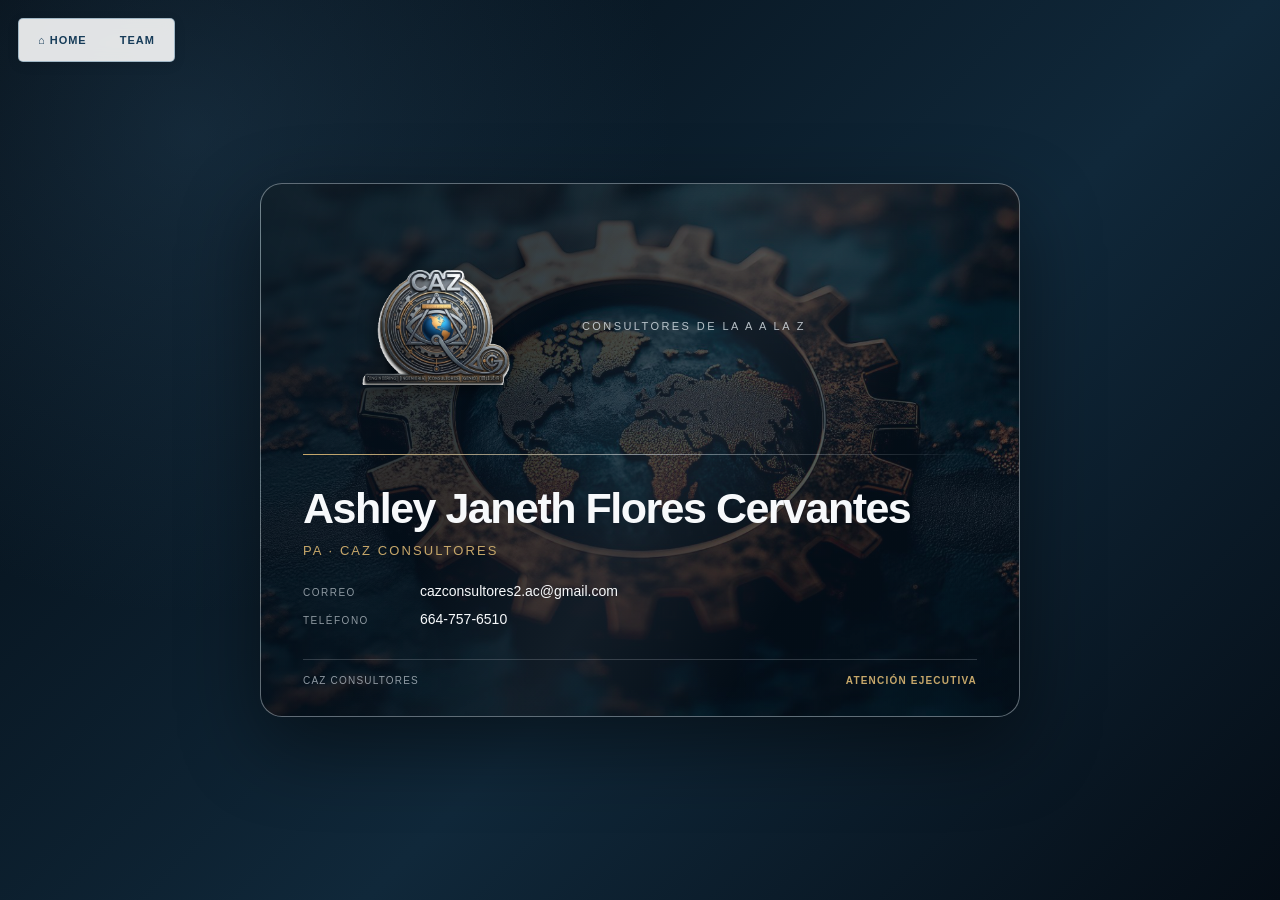
<file: CAZ/team/exeasist.html>
<!DOCTYPE html>
<html lang="es">
<head>
  <meta charset="UTF-8">
  <meta name="viewport" content="width=device-width, initial-scale=1">
  <meta name="theme-color" content="#071522">
  <meta name="description" content="Tarjeta virtual de Ashley Janet Flores Cervantez — CAZ Consultores de la A a la Z.">
  <title>Ashley Janet Flores Cervantez | CAZ Consultores</title>
  <style>
:root {
  --navy: #071522;
  --silver: #d9e1e8;
  --gold: #c6a76a;
  --white: #f7f9fb;
}
* { box-sizing: border-box; }
html, body { min-height: 100%; }
body {
  margin: 0;
  min-height: 100vh;
  display: grid;
  place-items: center;
  padding: 28px 16px;
  color: var(--white);
  background:
    radial-gradient(circle at 15% 15%, rgba(48, 87, 116, .34), transparent 36%),
    linear-gradient(135deg, #030a11, #10283a 58%, #050d16);
  font-family: "Segoe UI", Arial, sans-serif;
}
.business-card {
  position: relative;
  isolation: isolate;
  overflow: hidden;
  width: min(100%, 760px);
  min-height: 430px;
  padding: 34px 42px 30px;
  border: 1px solid rgba(220, 230, 239, .42);
  border-radius: 22px;
  background:
    linear-gradient(105deg, rgba(4, 16, 28, .88), rgba(5, 20, 34, .63)),
    url("../assets/tarjeta.png") center / cover no-repeat;
  box-shadow: 0 28px 80px rgba(0, 0, 0, .48);
}
.business-card::after {
  content: "";
  position: absolute;
  z-index: -1;
  inset: 0;
  background: linear-gradient(120deg, transparent 35%, rgba(191, 211, 226, .08), transparent 72%);
  pointer-events: none;
}
.brand {
  display: flex;
  align-items: center;
  min-height: 72px;
}
.brand img {
  display: block;
  width: 264px;
  height: 216px;
  object-fit: contain;
  object-position: left center;
  filter: drop-shadow(0 3px 9px rgba(0,0,0,.55));
}
.brand-caption {
  margin-left: 15px;
  color: rgba(233, 240, 246, .76);
  font-size: 11px;
  letter-spacing: .22em;
  text-transform: uppercase;
}
.rule {
  width: 100%;
  height: 1px;
  margin: 20px 0 30px;
  background: linear-gradient(90deg, var(--gold), rgba(217,225,232,.55), transparent);
}
.person { margin: 0; font-size: clamp(27px, 5vw, 43px); line-height: 1.08; font-weight: 650; letter-spacing: -.035em; }
.role {
  margin: 11px 0 25px;
  color: var(--gold);
  font-size: 13px;
  letter-spacing: .16em;
  text-transform: uppercase;
}
.contact-list { display: grid; gap: 12px; margin-top: 8px; }
.contact-row { display: flex; align-items: baseline; gap: 12px; flex-wrap: wrap; }
.contact-label {
  width: 105px;
  flex: 0 0 105px;
  color: rgba(217,225,232,.64);
  font-size: 10px;
  letter-spacing: .15em;
  text-transform: uppercase;
}
.contact-row a, .contact-row span.value {
  color: var(--white);
  font-size: 14px;
  text-decoration: none;
  overflow-wrap: anywhere;
}
.contact-row a:hover { color: var(--gold); text-decoration: underline; }
.footer {
  display: flex;
  justify-content: space-between;
  align-items: end;
  gap: 16px;
  margin-top: 32px;
  padding-top: 15px;
  border-top: 1px solid rgba(217,225,232,.2);
  color: rgba(217,225,232,.65);
  font-size: 10px;
  letter-spacing: .12em;
  text-transform: uppercase;
}
.footer strong { color: var(--gold); font-weight: 600; }
@media (max-width: 560px) {
  body { padding: 14px 10px; }
  .business-card { min-height: 0; padding: 25px 22px 22px; border-radius: 17px; }
  .brand img { width: 70px; height: 60px; }
  .brand-caption { font-size: 9px; letter-spacing: .15em; }
  .rule { margin: 16px 0 25px; }
  .contact-label { width: 82px; flex-basis: 82px; }
  .contact-row a, .contact-row span.value { font-size: 13px; }
  .footer { margin-top: 25px; font-size: 9px; }
}

  </style>
</head>
<body>

<!-- CAZ UNIVERSAL NAVIGATION -->

<style>
.caz-mini-nav {
    position: fixed;
    top: 18px;
    left: 18px;
    z-index: 9999;
    display: flex;
    gap: 7px;
    padding: 6px;
    background: rgba(255,255,255,0.88);
    border: 1px solid rgba(40,101,138,0.35);
    border-radius: 5px;
    box-shadow: 0 3px 12px rgba(0,0,0,0.10);
    backdrop-filter: blur(8px);
}

.caz-mini-nav a {
    text-decoration: none;
    color: #173c59;
    font-size: 11px;
    font-weight: 600;
    letter-spacing: 1px;
    padding: 9px 13px;
    border-radius: 3px;
    transition: 0.2s;
}

.caz-mini-nav a:hover {
    background: #28658a;
    color: white;
}

@media(max-width:600px) {
    .caz-mini-nav {
        top: 10px;
        left: 10px;
    }
}
</style>

<nav class="caz-mini-nav">

    <a id="caz-home" href="../index.html">
        ⌂ HOME
    </a>

    <a id="caz-team" href="../team/index.html">
        TEAM
    </a>

</nav>

<script>
(function() {

    const inTeam = window.location.pathname
        .split('/')
        .includes('team');

    const prefix = inTeam ? '../' : './';

    document.getElementById('caz-home').href =
        prefix + 'index.html';

    document.getElementById('caz-team').href =
        prefix + 'team/index.html';

})();
</script>

<!-- END CAZ UNIVERSAL NAVIGATION -->

  <main class="business-card">
    <header class="brand">
      <img src="../assets/logosolo.png" alt="Logotipo CAZ">
      <div class="brand-caption">Consultores de la A a la Z</div>
    </header>

    <div class="rule"></div>

    <section aria-label="Datos de contacto">
      <h1 class="person">Ashley Janeth Flores Cervantes</h1>
      <p class="role">PA · CAZ Consultores</p>
      <div class="contact-list">
      <div class="contact-row">
        <span class="contact-label">Correo</span>
        <a href="mailto:cazconsultores2.afc@gmail.com">cazconsultores2.ac@gmail.com</a>
      </div>
      <div class="contact-row">
        <span class="contact-label">Teléfono</span>
        <a href="tel:1111111111">664-757-6510</a>
      </div>
      </div>
    </section>

    <footer class="footer">
      <span>CAZ Consultores</span>
      <strong>Atención ejecutiva</strong>
    </footer>
  </main>
</body>
</html>
</file>
<file: style.css>
/* ===================================================
   HOJA DE ESTILOS ESTÁNDAR - ING. ARNOLDO CORONADO
   Modo Oscuro/Claro + Soporte Trilingüe (ES / EN / ZH)
   =================================================== */

/* DARK THEME (DEFAULT) */
:root {
    --bg-primary: #0f172a;
    --bg-secondary: #1e293b;
    --bg-card: #334155;
    --accent-blue: #38bdf8;
    --accent-green: #34d399;
    --accent-gold: #fbbf24;
    --accent-red: #ef4444;
    --text-main: #f8fafc;
    --text-muted: #94a3b8;
    --border: #475569;
    --font-sans: 'Inter', system-ui, -apple-system, sans-serif;
    --font-mono: 'Fira Code', monospace;
}

/* LIGHT THEME (CONTRAST) */
[data-theme="light"] {
    --bg-primary: #f8fafc;
    --bg-secondary: #ffffff;
    --bg-card: #f1f5f9;
    --accent-blue: #0284c7;
    --accent-green: #059669;
    --accent-gold: #d97706;
    --accent-red: #dc2626;
    --text-main: #0f172a;
    --text-muted: #64748b;
    --border: #cbd5e1;
}

* {
    box-sizing: border-box;
    margin: 0;
    padding: 0;
}

body {
    background-color: var(--bg-primary);
    color: var(--text-main);
    font-family: var(--font-sans);
    line-height: 1.6;
    min-height: 100vh;
    display: flex;
    flex-direction: column;
    justify-content: space-between;
    padding: 2rem 1rem;
    transition: background-color 0.3s, color 0.3s;
}

.container {
    max-width: 900px;
    margin: 0 auto;
    width: 100%;
}

/* Controls Bar (Arriba a la derecha) */
.controls-bar {
    position: fixed;
    top: 1rem;
    right: 1rem;
    display: flex;
    gap: 0.5rem;
    z-index: 1000;
}

.control-btn {
    background-color: var(--bg-secondary);
    color: var(--text-main);
    border: 1px solid var(--border);
    padding: 0.5rem 1rem;
    border-radius: 20px;
    font-weight: 600;
    font-size: 0.85rem;
    cursor: pointer;
    box-shadow: 0 4px 6px -1px rgba(0,0,0,0.1);
    transition: all 0.2s;
    text-decoration: none;
}

.control-btn:hover {
    border-color: var(--accent-blue);
    color: var(--accent-blue);
}

/* Header con Escudo/Emblema */
.blog-header {
    margin-top: 2rem;
    margin-bottom: 3rem;
    border-bottom: 1px solid var(--border);
    padding-bottom: 2rem;
    text-align: center;
}

.header-emblem {
    width: 180px;
    height: auto;
    margin-bottom: 1.5rem;
    filter: drop-shadow(0 10px 15px rgba(0,0,0,0.4));
    border-radius: 12px;
    transition: transform 0.3s;
}

.header-emblem:hover {
    transform: scale(1.05);
}

.blog-title {
    font-size: 2.8rem;
    font-weight: 800;
    color: var(--accent-gold);
    margin-bottom: 0.5rem;
    letter-spacing: -0.02em;
}

.blog-subtitle {
    font-size: 1.15rem;
    color: var(--text-muted);
    max-width: 750px;
    margin: 0 auto;
}

/* Post & Cards Layout */
.post-list {
    display: flex;
    flex-direction: column;
    gap: 2.5rem;
}

.post-card {
    background-color: var(--bg-secondary);
    border: 1px solid var(--border);
    border-radius: 12px;
    padding: 2rem;
    box-shadow: 0 4px 12px rgba(0,0,0,0.15);
    transition: border-color 0.2s;
}

.post-card:hover {
    border-color: var(--accent-blue);
}

.post-meta {
    display: flex;
    align-items: center;
    gap: 1rem;
    margin-bottom: 1rem;
    font-size: 0.85rem;
    color: var(--text-muted);
}

.post-tag {
    background-color: rgba(56, 189, 248, 0.1);
    color: var(--accent-blue);
    border: 1px solid var(--accent-blue);
    padding: 0.2rem 0.6rem;
    border-radius: 12px;
    font-weight: 600;
    font-size: 0.75rem;
}

.post-tag.gold {
    background-color: rgba(251, 191, 36, 0.1);
    color: var(--accent-gold);
    border-color: var(--accent-gold);
}

.post-title {
    font-size: 1.6rem;
    color: var(--accent-blue);
    margin-bottom: 1rem;
    line-height: 1.3;
}

.post-content {
    font-size: 0.98rem;
    color: var(--text-main);
    margin-bottom: 1.5rem;
}

.post-content p {
    margin-bottom: 1rem;
}

/* Elementos Multimedia */
.post-gallery {
    display: grid;
    grid-template-columns: repeat(auto-fit, minmax(200px, 1fr));
    gap: 1rem;
    margin: 1.5rem 0;
}

.post-gallery img {
    width: 100%;
    height: 200px;
    object-fit: cover;
    border-radius: 8px;
    border: 1px solid var(--border);
    transition: transform 0.2s;
}

.post-gallery img:hover {
    transform: scale(1.02);
}

.video-container {
    position: relative;
    padding-bottom: 56.25%;
    height: 0;
    overflow: hidden;
    border-radius: 8px;
    margin: 1.5rem 0;
    border: 1px solid var(--border);
}

.video-container iframe {
    position: absolute;
    top: 0;
    left: 0;
    width: 100%;
    height: 100%;
    border: 0;
}

.doc-link {
    display: inline-flex;
    align-items: center;
    gap: 0.5rem;
    background-color: var(--bg-card);
    color: var(--accent-green);
    border: 1px solid var(--accent-green);
    padding: 0.6rem 1.2rem;
    border-radius: 6px;
    text-decoration: none;
    font-weight: 600;
    font-size: 0.9rem;
    transition: background-color 0.2s;
}

.doc-link:hover {
    background-color: rgba(52, 211, 153, 0.15);
}

/* Forum Section (Cactus Chat) */
.forum-section {
    margin-top: 4rem;
    background-color: var(--bg-secondary);
    border: 1px solid var(--border);
    border-radius: 12px;
    padding: 2rem;
    box-shadow: 0 4px 12px rgba(0,0,0,0.2);
}

.forum-header {
    font-size: 1.5rem;
    color: var(--accent-gold);
    margin-bottom: 0.5rem;
    display: flex;
    align-items: center;
    gap: 0.5rem;
}

.forum-sub {
    font-size: 0.9rem;
    color: var(--text-muted);
    margin-bottom: 1.5rem;
    border-bottom: 1px solid var(--border);
    padding-bottom: 1rem;
}

.cactus-editor {
    background-color: var(--bg-primary) !important;
    border: 1px solid var(--border) !important;
    color: var(--text-main) !important;
    border-radius: 8px !important;
}

/* Grid de Navegación */
.nav-grid {
    display: grid;
    grid-template-columns: repeat(auto-fit, minmax(250px, 1fr));
    gap: 1.5rem;
    margin-top: 2rem;
}

.nav-card {
    background-color: var(--bg-secondary);
    border: 1px solid var(--border);
    border-radius: 12px;
    padding: 1.5rem;
    text-decoration: none;
    color: var(--text-main);
    transition: all 0.2s;
    display: flex;
    flex-direction: column;
    justify-content: space-between;
}

.nav-card:hover {
    border-color: var(--accent-gold);
    transform: translateY(-3px);
}

.nav-card h3 {
    color: var(--accent-blue);
    margin-bottom: 0.5rem;
}

/* Footer */
footer {
    border-top: 1px solid var(--border);
    padding-top: 2rem;
    margin-top: 4rem;
    text-align: center;
    font-size: 0.9rem;
    color: var(--text-muted);
}

/* Visibilidad Idiomas (Trilingüe) */
.lang-en { display: block; }
.lang-es { display: none; }
.lang-zh { display: none; }

@media (max-width: 768px) {
    .blog-title { font-size: 2.2rem; }
    .post-card { padding: 1.25rem; }
    .header-emblem { width: 140px; }
}
/* Estilos para el Hub de Recursos */
.search-section {
    margin-bottom: 2rem;
}

#searchInput {
    width: 100%;
    padding: 0.8rem 1.2rem;
    background-color: var(--bg-secondary);
    border: 1px solid var(--border);
    border-radius: 8px;
    color: var(--text-main);
    font-size: 1rem;
    outline: none;
    transition: border-color 0.2s;
}

#searchInput:focus {
    border-color: var(--accent-blue);
}

.resources-grid {
    display: flex;
    flex-direction: column;
    gap: 1rem;
    margin-top: 1.5rem;
}

.resource-item {
    display: flex;
    justify-content: space-between;
    align-items: center;
    background-color: var(--bg-primary);
    border: 1px solid var(--border);
    border-radius: 8px;
    padding: 1rem;
    gap: 1rem;
}

.resource-info {
    display: flex;
    align-items: center;
    gap: 1rem;
}

.resource-icon {
    font-size: 1.8rem;
}

.resource-name {
    font-size: 1.05rem;
    color: var(--accent-blue);
    margin-bottom: 0.2rem;
}

.resource-desc {
    font-size: 0.85rem;
    color: var(--text-muted);
    margin-bottom: 0.4rem;
}

/* Wishlist Styles */
.wishlist-form {
    display: flex;
    gap: 0.5rem;
    margin-bottom: 1.5rem;
}

.wishlist-form input {
    flex: 1;
    padding: 0.6rem 1rem;
    background-color: var(--bg-primary);
    border: 1px solid var(--border);
    border-radius: 6px;
    color: var(--text-main);
}

.wishlist-list {
    list-style: none;
    display: flex;
    flex-direction: column;
    gap: 0.5rem;
}

.wishlist-item {
    display: flex;
    justify-content: space-between;
    align-items: center;
    background-color: var(--bg-primary);
    border: 1px solid var(--border);
    padding: 0.6rem 1rem;
    border-radius: 6px;
    font-size: 0.9rem;
}

.delete-btn {
    background: none;
    border: none;
    cursor: pointer;
    font-size: 0.8rem;
    opacity: 0.7;
    transition: opacity 0.2s;
}

.delete-btn:hover {
    opacity: 1;
}
</file>
<file: mapas/qgis2web/resources/ol.css>
.ol-box{box-sizing:border-box;border-radius:2px;border:2px solid #00f}.ol-mouse-position{top:8px;right:8px;position:absolute}.ol-scale-line{background:rgba(0,60,136,.3);border-radius:4px;bottom:8px;left:8px;padding:2px;position:absolute}.ol-scale-line-inner{border:1px solid #eee;border-top:none;color:#eee;font-size:10px;text-align:center;margin:1px;will-change:contents,width;transition:all .25s}.ol-scale-bar{position:absolute;bottom:8px;left:8px}.ol-scale-step-marker{width:1px;height:15px;background-color:#000;float:right;z-Index:10}.ol-scale-step-text{position:absolute;bottom:-5px;font-size:12px;z-Index:11;color:#000;text-shadow:-2px 0 #fff,0 2px #fff,2px 0 #fff,0 -2px #fff}.ol-scale-text{position:absolute;font-size:14px;text-align:center;bottom:25px;color:#000;text-shadow:-2px 0 #fff,0 2px #fff,2px 0 #fff,0 -2px #fff}.ol-scale-singlebar{position:relative;height:10px;z-Index:9;box-sizing:border-box;border:1px solid #000}.ol-unsupported{display:none}.ol-unselectable,.ol-viewport{-webkit-touch-callout:none;-webkit-user-select:none;-moz-user-select:none;-ms-user-select:none;user-select:none;-webkit-tap-highlight-color:transparent}.ol-selectable{-webkit-touch-callout:default;-webkit-user-select:text;-moz-user-select:text;-ms-user-select:text;user-select:text}.ol-grabbing{cursor:-webkit-grabbing;cursor:-moz-grabbing;cursor:grabbing}.ol-grab{cursor:move;cursor:-webkit-grab;cursor:-moz-grab;cursor:grab}.ol-control{position:absolute;background-color:rgba(255,255,255,.4);border-radius:4px;padding:2px}.ol-control:hover{background-color:rgba(255,255,255,.6)}.ol-zoom{top:.5em;left:.5em}.ol-rotate{top:.5em;right:.5em;transition:opacity .25s linear,visibility 0s linear}.ol-rotate.ol-hidden{opacity:0;visibility:hidden;transition:opacity .25s linear,visibility 0s linear .25s}.ol-zoom-extent{top:4.643em;left:.5em}.ol-full-screen{right:.5em;top:.5em}.ol-control button{display:block;margin:1px;padding:0;color:#fff;font-size:1.14em;font-weight:700;text-decoration:none;text-align:center;height:1.375em;width:1.375em;line-height:.4em;background-color:rgba(0,60,136,.5);border:none;border-radius:2px}.ol-control button::-moz-focus-inner{border:none;padding:0}.ol-zoom-extent button{line-height:1.4em}.ol-compass{display:block;font-weight:400;font-size:1.2em;will-change:transform}.ol-touch .ol-control button{font-size:1.5em}.ol-touch .ol-zoom-extent{top:5.5em}.ol-control button:focus,.ol-control button:hover{text-decoration:none;background-color:rgba(0,60,136,.7)}.ol-zoom .ol-zoom-in{border-radius:2px 2px 0 0}.ol-zoom .ol-zoom-out{border-radius:0 0 2px 2px}.ol-attribution{text-align:right;bottom:.5em;right:.5em;max-width:calc(100% - 1.3em)}.ol-attribution ul{margin:0;padding:0 .5em;color:#000;text-shadow:0 0 2px #fff}.ol-attribution li{display:inline;list-style:none}.ol-attribution li:not(:last-child):after{content:" "}.ol-attribution img{max-height:2em;max-width:inherit;vertical-align:middle}.ol-attribution button,.ol-attribution ul{display:inline-block}.ol-attribution.ol-collapsed ul{display:none}.ol-attribution:not(.ol-collapsed){background:rgba(255,255,255,.8)}.ol-attribution.ol-uncollapsible{bottom:0;right:0;border-radius:4px 0 0}.ol-attribution.ol-uncollapsible img{margin-top:-.2em;max-height:1.6em}.ol-attribution.ol-uncollapsible button{display:none}.ol-zoomslider{top:4.5em;left:.5em;height:200px}.ol-zoomslider button{position:relative;height:10px}.ol-touch .ol-zoomslider{top:5.5em}.ol-overviewmap{left:.5em;bottom:.5em}.ol-overviewmap.ol-uncollapsible{bottom:0;left:0;border-radius:0 4px 0 0}.ol-overviewmap .ol-overviewmap-map,.ol-overviewmap button{display:inline-block}.ol-overviewmap .ol-overviewmap-map{border:1px solid #7b98bc;height:150px;margin:2px;width:150px}.ol-overviewmap:not(.ol-collapsed) button{bottom:1px;left:2px;position:absolute}.ol-overviewmap.ol-collapsed .ol-overviewmap-map,.ol-overviewmap.ol-uncollapsible button{display:none}.ol-overviewmap:not(.ol-collapsed){background:rgba(255,255,255,.8)}.ol-overviewmap-box{border:2px dotted rgba(0,60,136,.7)}.ol-overviewmap .ol-overviewmap-box:hover{cursor:move}
/*# sourceMappingURL=ol.css.map */
</file>
<file: mapas/qgis2web/resources/ol-layerswitcher.css>
.layer-switcher {
  position: absolute;
  top: 3.5em;
  right: 0.5em;
  text-align: left;
}

.layer-switcher .panel {
  margin: 0;
  border: 4px solid #eee;
  border-radius: 4px;
  background-color: white;
  display: none;
  max-height: inherit;
  height: 100%;
  box-sizing: border-box;
  overflow-y: auto;
}

.layer-switcher button {
  float: right;
  z-index: 1;
  width: 38px;
  height: 38px;
  background-image: url('[data-uri]')
    /*logo.png*/;
  background-repeat: no-repeat;
  background-position: 2px;
  background-color: white;
  color: black;
  border: none;
}

.layer-switcher button:focus,
.layer-switcher button:hover {
  background-color: white;
}

.layer-switcher.shown {
  overflow-y: hidden;
  display: flex;
  flex-direction: column;
  max-height: calc(100% - 5.5em);
}

.layer-switcher.shown.ol-control {
  background-color: transparent;
}

.layer-switcher.shown.ol-control:hover {
  background-color: transparent;
}
.layer-switcher.shown .panel {
  display: block;
}

.layer-switcher.shown button {
  display: none;
}

.layer-switcher.shown.layer-switcher-activation-mode-click > button {
  display: block;
  background-image: unset;
  right: 2px;
  position: absolute;
  background-color: #eee;
  margin: 1px;
}

.layer-switcher.shown button:focus,
.layer-switcher.shown button:hover {
  background-color: #fafafa;
}

.layer-switcher ul {
  list-style: none;
  margin: 1.6em 0.4em;
  padding-left: 0;
}
.layer-switcher ul ul {
  padding-left: 1.2em;
  margin: 0.1em 0 0 0;
}
.layer-switcher li.group + li.group {
  margin-top: 0.4em;
}
.layer-switcher li.group + li.layer-switcher-base-group {
}

.layer-switcher li.group > label {
  font-weight: bold;
}

.layer-switcher.layer-switcher-group-select-style-none li.group > label {
  padding-left: 1.2em;
}

.layer-switcher li {
  position: relative;
  margin-top: 0.3em;
}

.layer-switcher li input {
  position: absolute;
  left: 1.2em;
  height: 1em;
  width: 1em;
  font-size: 1em;
}
.layer-switcher li label {
  padding-left: 2.7em;
  padding-right: 1.2em;
  display: inline-block;
  margin-top: 1px;
}

.layer-switcher label.disabled {
  opacity: 0.4;
}

.layer-switcher input {
  margin: 0px;
}

.layer-switcher.touch ::-webkit-scrollbar {
  width: 4px;
}

.layer-switcher.touch ::-webkit-scrollbar-track {
  -webkit-box-shadow: inset 0 0 6px rgba(0, 0, 0, 0.3);
  border-radius: 10px;
}

.layer-switcher.touch ::-webkit-scrollbar-thumb {
  border-radius: 10px;
  -webkit-box-shadow: inset 0 0 6px rgba(0, 0, 0, 0.5);
}

li.layer-switcher-base-group > label {
  padding-left: 1.2em;
}

.layer-switcher .group button {
  position: absolute;
  left: 0;
  display: inline-block;
  vertical-align: top;
  float: none;
  font-size: 1em;
  width: 1em;
  height: 1em;
  margin: 0;
  background-position: center 2px;
  background-image: url('[data-uri]');
  -webkit-transition: -webkit-transform 0.2s ease-in-out;
  -ms-transition: -ms-transform 0.2s ease-in-out;
  transition: transform 0.2s ease-in-out;
}

.layer-switcher .group.layer-switcher-close button {
  transform: rotate(-90deg);
  -webkit-transform: rotate(-90deg);
}

.layer-switcher .group.layer-switcher-fold.layer-switcher-close > ul {
  overflow: hidden;
  height: 0;
}

/*layerswitcher on the right*/
.layer-switcher.shown.layer-switcher-activation-mode-click {
  padding-left: 34px;
}
.layer-switcher.shown.layer-switcher-activation-mode-click > button {
  left: 0;
  border-right: 0;
}

/*layerswitcher on the left*/
/*
.layer-switcher.shown.layer-switcher-activation-mode-click {
  padding-right: 34px;
}
.layer-switcher.shown.layer-switcher-activation-mode-click > button {
  right: 0;
  border-left: 0;
}
*/
</file>
<file: mapas/qgis2web/resources/qgis2web.css>
html, body {
    height: 100%;
    padding: 0;
    margin: 0;
    font-family: sans-serif;
    font-size: small;
}


#map {
    width: 100%;
    height: 100%;
}

.ol-control {
	clear: both;
	box-shadow: 0 3px 14px rgba(0, 0, 0, 0.4);
}

.ol-selectable {
	z-index: 3;
}

.ol-popup {
    display: none;
    position: absolute;
    background-color: white;
    padding: 15px;
	border-radius: 10px;
    bottom: 10px;
    left: 50%;
    transform: translateX(-50%);
	box-shadow: 0 3px 14px rgba(0,0,0,0.4);
}

.ol-popup:after, .ol-popup:before {
    top: 100%;
    border: solid transparent;
    content: " ";
    position: absolute;
}

.ol-popup:after {
    border-top-color: white;
    border-width: 10px;
    left: 50%;
    margin-left: -10px;
}

.ol-popup:before {
    border-top-color: #cccccc;
    border-width: 11px;
    left: 50%;
    margin-left: -11px;
}

.ol-popup-closer {
	text-decoration: none;
    position: absolute;
    top: 4px;
    right: 4px;
    text-align: center;
    width: 19px;
    color: #999;
    font-family: cursive;
    font-weight: bold;
}

.ol-popup-closer:after {
    content: "X";
}

#popup-content {
	font-size: 12px;
    line-height: 1.2;
    margin-top: 5px;
	max-height: 70vh;
	max-width: 70vw;
	overflow: auto;
}

#popup-content ul {
    list-style-type: none;
    padding-left: 0;
	margin: unset;
}

#popup-content li {
    margin-bottom:0.25em;
}

#popup-content>ul>li>a {
    position: relative;
    display: block;
    padding: 2px;
    border-bottom: 1px solid #666;
    font-size: 12.5px;
}

#popup-content>table {
    font-size: 11.4px;
}

.roller-switcher {
	background-image: url(lds-roller.gif);
	background-size: contain;
	height: 19px;
	width: 19px;
	display: inline-block;
}

th, td {
    vertical-align: top;
    text-align: left;
	color: #333;
}

th {
	min-width: 100px;
}
td {
	min-width: 100px;
}

td img {
	max-height: 50vh!important;
	max-width: 50vw!important;
}

td video {
	max-height: 50vh!important;
	max-width: 50vw!important;
}

.ol-overlaycontainer-stopevent #top-right-container .layer-switcher:hover ~ .ol-overlaycontainer-stopevent .ol-overlay-container .ol-popup {
    display: none!important;
}


#top-left-container {
    position: absolute;
    left: 0;
    top: 0;
}
#bottom-left-container {
    position: absolute;
    left: 0;
    bottom: 0;
}
#top-right-container {
    position: absolute;
    right: 0;
    top: 0;
    display: contents;
}
#bottom-right-container {
    position: absolute;
    right: 0;
    bottom: 0;
}

.top-left-title, .top-left-abstract  {
    position: relative;
    float: left;
    margin-top: 8px;
    margin-left: 8px;
}
.bottom-left-title, .bottom-left-abstract  {
    position: relative;
    float: left;
    margin-bottom: 8px;
    margin-left: 8px;
}
.top-right-title, .top-right-abstract  {
    position: relative;
    float: right;
    margin-top: 8px;
    margin-right: 8px;
}
.bottom-right-title, .bottom-right-abstract  {
    position: relative;
    float: right;
    margin-bottom: 8px;
    margin-right: 8px;
}


.project-title  {
    margin: 1px;
    padding: 5px;
}

#abstract {
    max-width: 30%;
}
.ol-touch #abstract {
    max-width: 50%;
}

.project-abstract {
    font: bold 18px 'Lucida Console', Monaco, monospace;
    width: 20px;
    height: 20px;
    display: block;
    text-align: center;
    cursor: pointer;
    padding: 3px;
    
}

.project-abstract-uncollapsed {
    width: auto;
    height: auto;
    display: block;
    padding: 3px;
    cursor: default;
    margin: 1px;
}


.ol-zoom {
	position: relative;
    float: left;
    top: unset;
    left: unset;
    margin-top: 8px;
    margin-left: 8px;
}


/* measurement */
.measure-control {
	position: relative;
    float: left;
    top: unset !important;
    left: unset !important;
    margin-top: 8px;
    margin-left: 8px;
	display: flex;
}

.tooltip {
    position: relative;
    background: rgba(0, 0, 0, 0.5);
    border-radius: 4px;
    color: white;
    padding: 4px 8px;
    opacity: 0.7;
    white-space: nowrap;
  }
  .tooltip-measure {
    opacity: 1;
    font-weight: bold;
  }
  .tooltip-static {
    background-color: #ffcc33;
    color: black;
    border: 1px solid white;
  }
  .tooltip-measure:before,
  .tooltip-static:before {
    border-top: 6px solid rgba(0, 0, 0, 0.5);
    border-right: 6px solid transparent;
    border-left: 6px solid transparent;
    content: "";
    position: absolute;
    bottom: -6px;
    margin-left: -7px;
    left: 50%;
  }
  .tooltip-static:before {
    border-top-color: #ffcc33;
  }
  .ol-touch .measure-control {
    top: 130px;
  }
  .measure-control label {
    padding: 1px;
    padding-right: 4px;
  }


 .geolocate {
 position: relative !important;
 float: left;
 top: unset !important;
 left: unset !important;
 margin-top: 8px;
 margin-left: 8px;
}


.ol-geocoder.gcd-gl-container {
    position: relative !important;
    float: left !important;
    top: unset;
    left: unset;
	margin-top: 8px;
    margin-left: 8px;
    clear: both;
}
.gcd-gl-control {
	position: relative !important;
}
.gcd-gl-control button:after{
	display: none;
}

.search-layer {
	position: relative !important;
    float: left;
    top: unset !important;
    left: unset !important;
    margin-top: 8px;
    margin-left: 8px;
}

.search-layer-input-search {
    width: 144px;
    top: 3px;
    padding: 3px;
}

.search-layer-input-search:after{
    left: 27px;
    width: 139px;
    top: 0px;
    padding: 4px;
    border: 3px solid rgba(255,255,255,.4) !important;
}

.ol-scale-line {
    background: none !important;
    position: relative;
    float: left;
    bottom: unset;
    left: unset;
    margin-bottom: 8px;
    margin-left: 8px;
}
.ol-scale-line-inner {
    border: 2px solid ;
    border-top: none ;
    background: rgba(255, 255, 255, 0.5);
    color: black;
	margin: unset;
}

.layer-switcher {
    position: relative;
    float: right;
    top: unset;
    right: 0;
    bottom: unset!important;
    margin-top: 8px;
    margin-right: 8px;
	padding: 3px;
	background-color: rgba(255,255,255,.4)!important;
}

.layer-switcher:hover{
	background-color: rgba(255, 255, 255, .6)!important;
}

.layer-switcher .panel {
	border: unset;
	border-radius: unset;
    float: right;
    width: fit-content;
	margin: 1px;
	max-height: calc(100vh - 200px);
    box-sizing: unset;
}

.layer-switcher.shown{
    align-items: flex-end;
}

.layer-switcher.shown.layer-switcher-activation-mode-click > button {
    position: relative;
	border-radius: 5px;
	font-size: x-large;
	font-family: serif;
    z-index: 2;
}

.layer-switcher img {
    max-width: 22px;
    max-height: 22px;
}


.ol-attribution {
	display: none;
}
.bottom-attribution {
	float: right;
	position: relative;
	display: flex;
    font-size: 0.9rem;
	}
.bottom-attribution a {
	color:#0078A8;
    text-decoration: none;
	}
.bottom-attribution a:hover {
    text-decoration: underline;
    }
.bottom-attribution button {
	display: none;
	}
.bottom-attribution ul {
	padding: unset;
	margin: unset;
	display: flex;
	list-style: none;
	} 	
.bottom-attribution > li {
	padding-left: 8px !important;
	list-style: none;	
	}

.fa-exclamation-triangle {
    color: orangered;
	font-size: 15px;
}
</file>
<file: mapas/qgis2web/resources/photon-geocoder-autocomplete.min.css>
ul.photon-autocomplete {
    position: absolute;
    background-color: white;
    max-width: fit-content;
    z-index: 1000;
    box-shadow: 0 4px 9px #999999;
    display: none;
    margin: 0; /* Remove margins */
    list-style-type: none; /* Remove bullets */
    padding: 0; /* Remove padding */
    font-family: Arial, sans-serif;
    height: 200px;
    overflow:hidden;
    overflow-y: scroll;
    scrollbar-width: none;
}
.photon-autocomplete li {
    min-height: 20px;
    line-height: 1em;
    padding: 5px 10px;
    overflow: hidden;
    /* white-space: nowrap; */
    word-wrap: break-word;
    overflow-wrap: break-word;
    word-break: break-word;
    font-size: 1em;
}
.photon-autocomplete li strong {
    display: block;
    
}
.photon-geocoder-autocomplete{
    position: relative !important;
    float: left !important;
    top: unset;
    left: unset;
    margin-top: 8px;
    margin-left: 8px;
    clear: both;
}
.photon-autocomplete li.on {
    background-color: #ff8c9d;
    cursor: pointer;
}
.photon-autocomplete li.photon-no-result {
    text-align: center;
    color: #666;
    font-size: 0.9em;
    line-height: 20px;
    width: fit-content;
    block-size: fit-content;
}
.photon-autocomplete .photon-feedback {
    display: block;
    text-align: right;
    font-size: 0.8em;
    padding: 3px;
    color: #999;
    border-top: 1px solid #eee;
}
.photon-input{border-radius: 10px;}
.photon-input:focus {
    width: 400px;
    border-radius: 10px;
}
@media all and (max-width:500px){
    #map .photon-input:focus {
        width: 300px;
        border-radius: 10px;
    }
}
@media all and (max-width:400px){
    #map ul.photon-autocomplete {
        position: relative;
        background-color: white;
        max-width: 400;
        z-index: 1000;
        box-shadow: 0 4px 9px #999999;
        display: none;
        margin: 0; /* Remove margins */
        list-style-type: none; /* Remove bullets */
        padding: 0; /* Remove padding */
        font-family: Arial, sans-serif;
    }
    #map .photon-input:focus {
        width: 200px;
        border-radius: 10px;
    }
}
@media all and (max-width:280px){
    #map .photon-input:focus {
        width: 150px;
        border-radius: 10px;
    }
}
</file>
